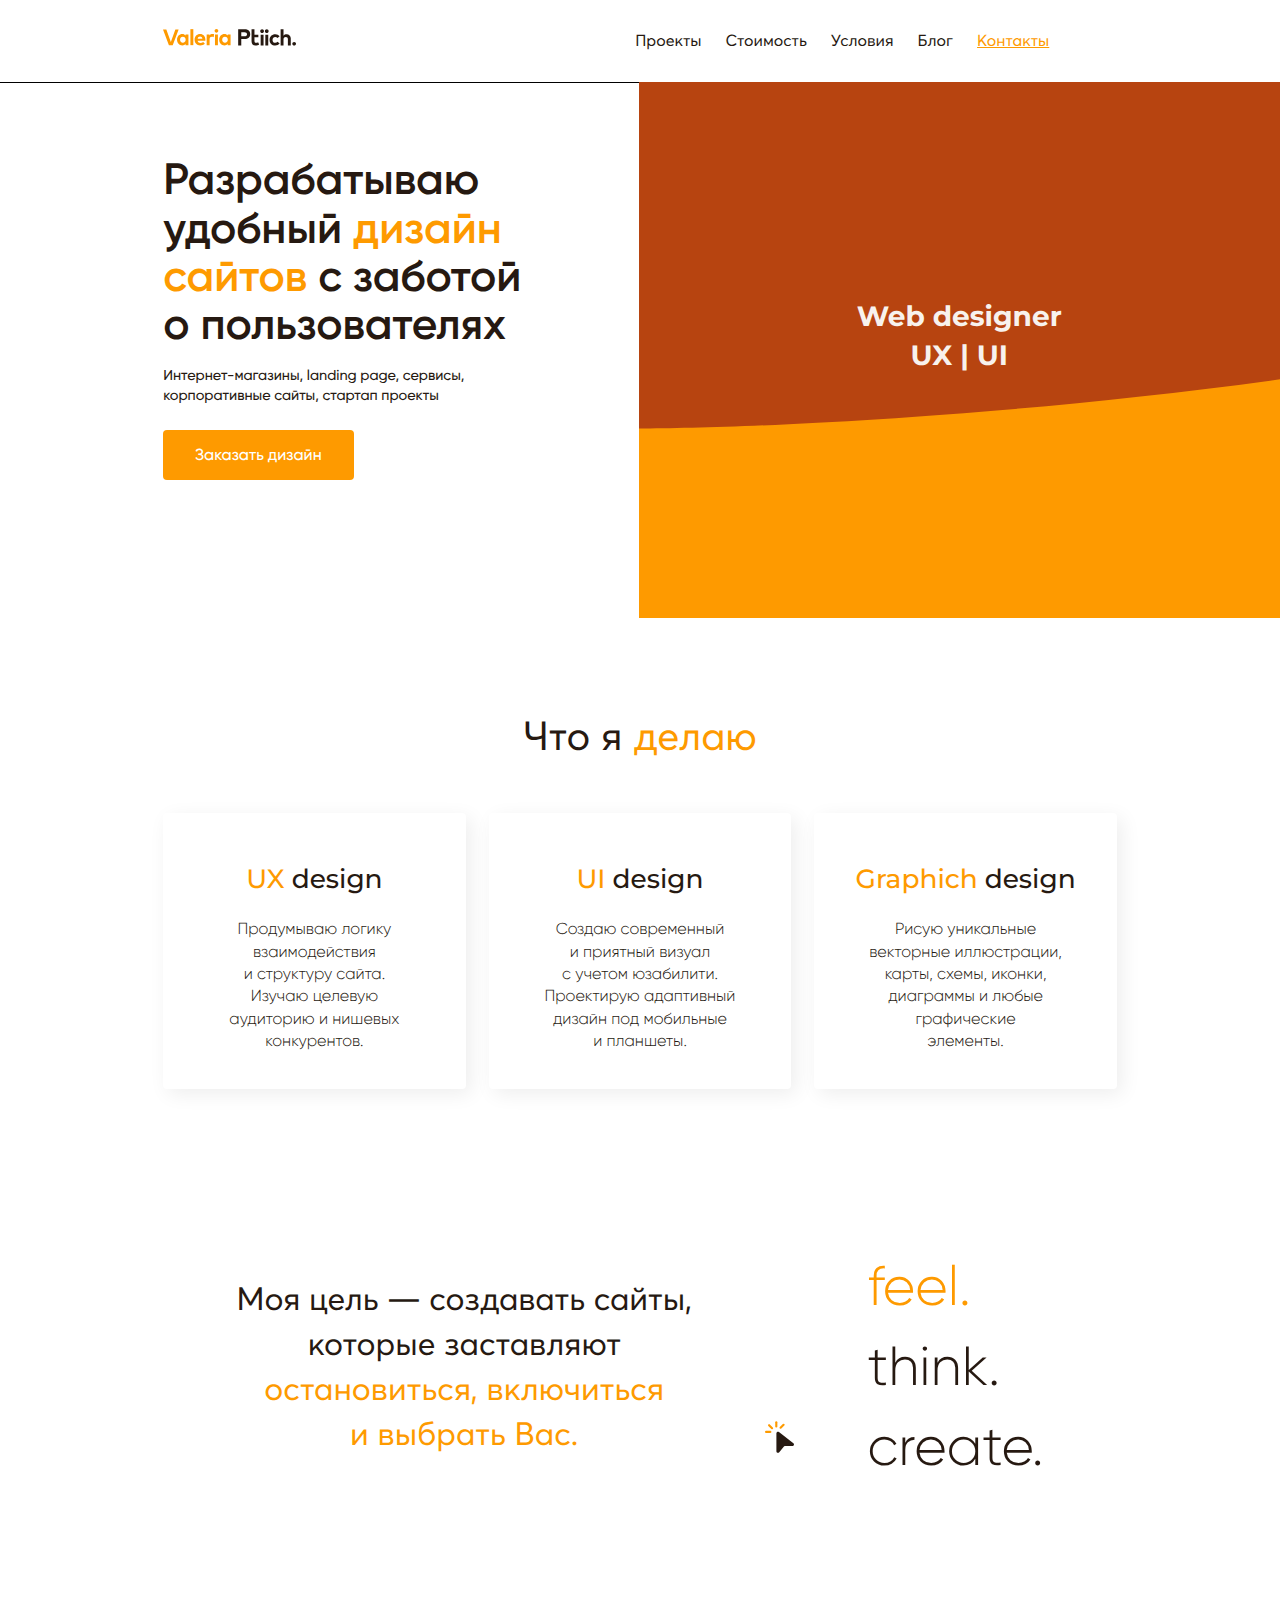
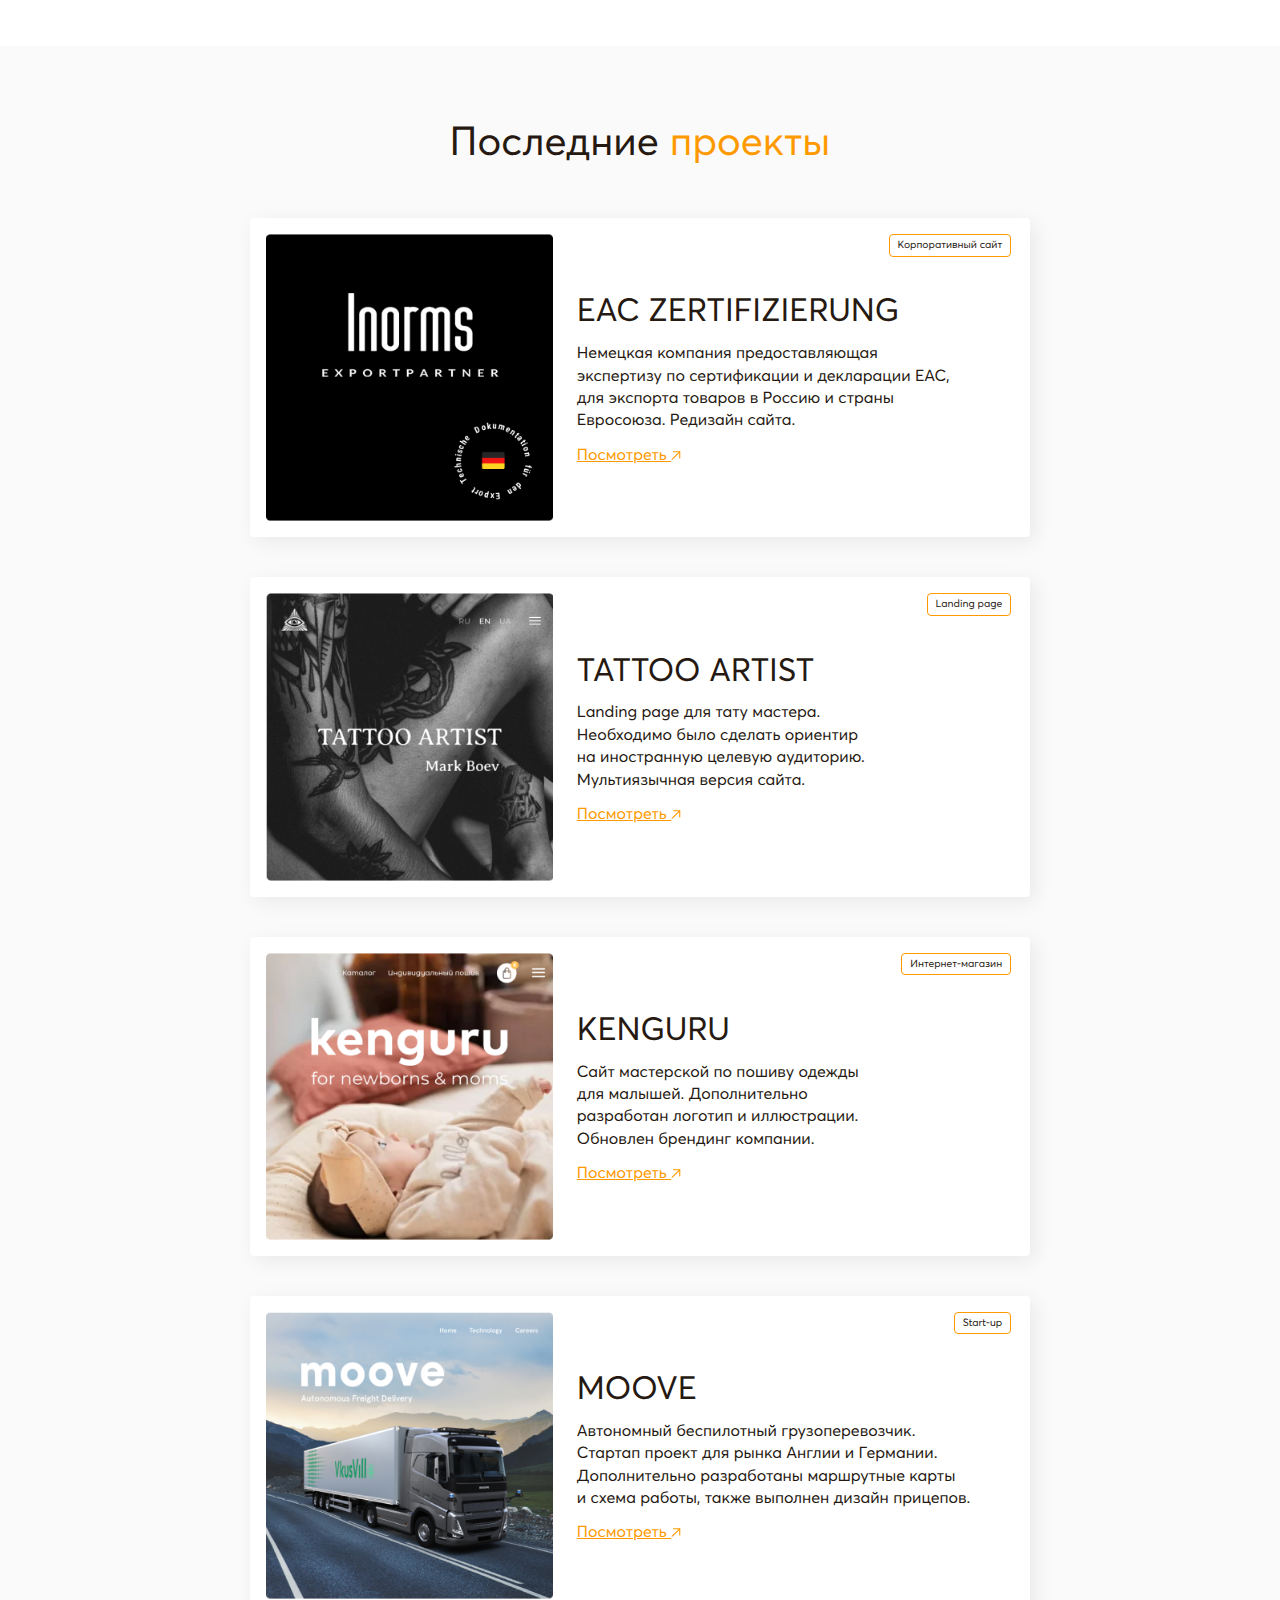
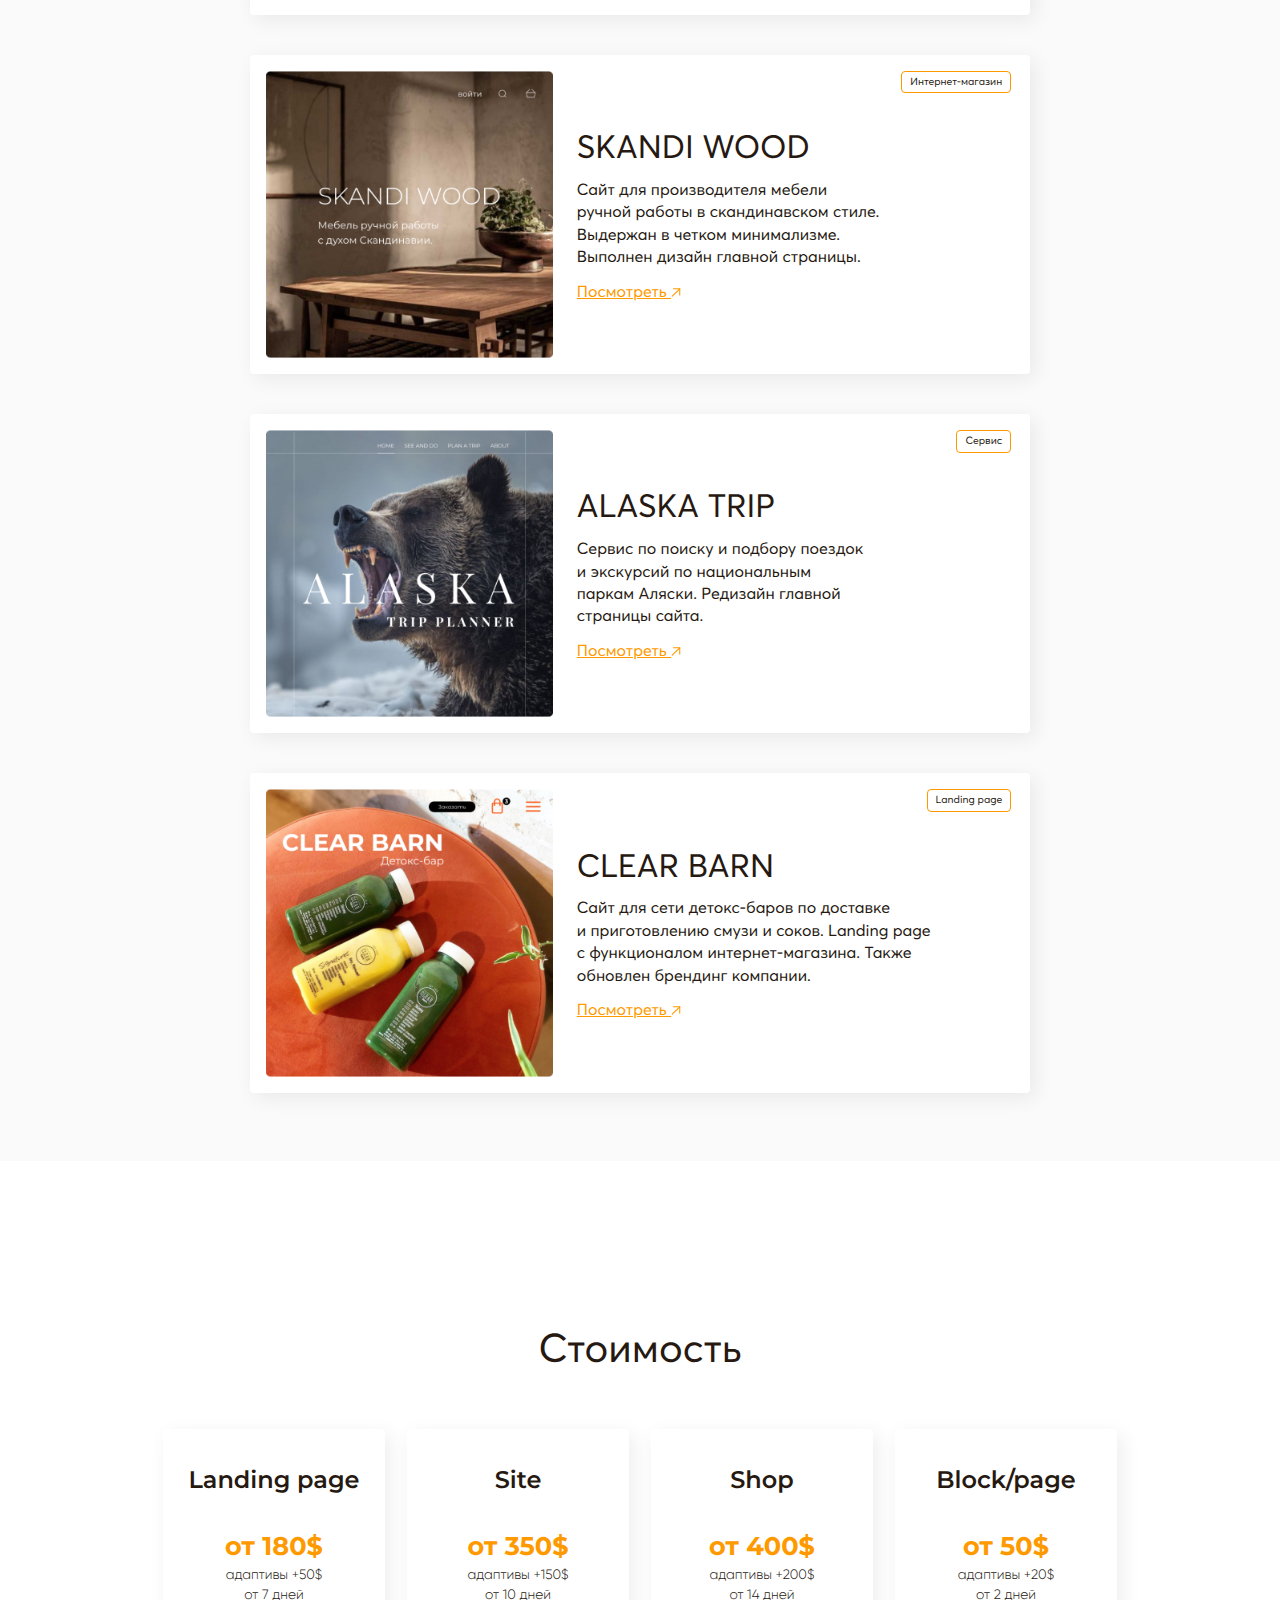
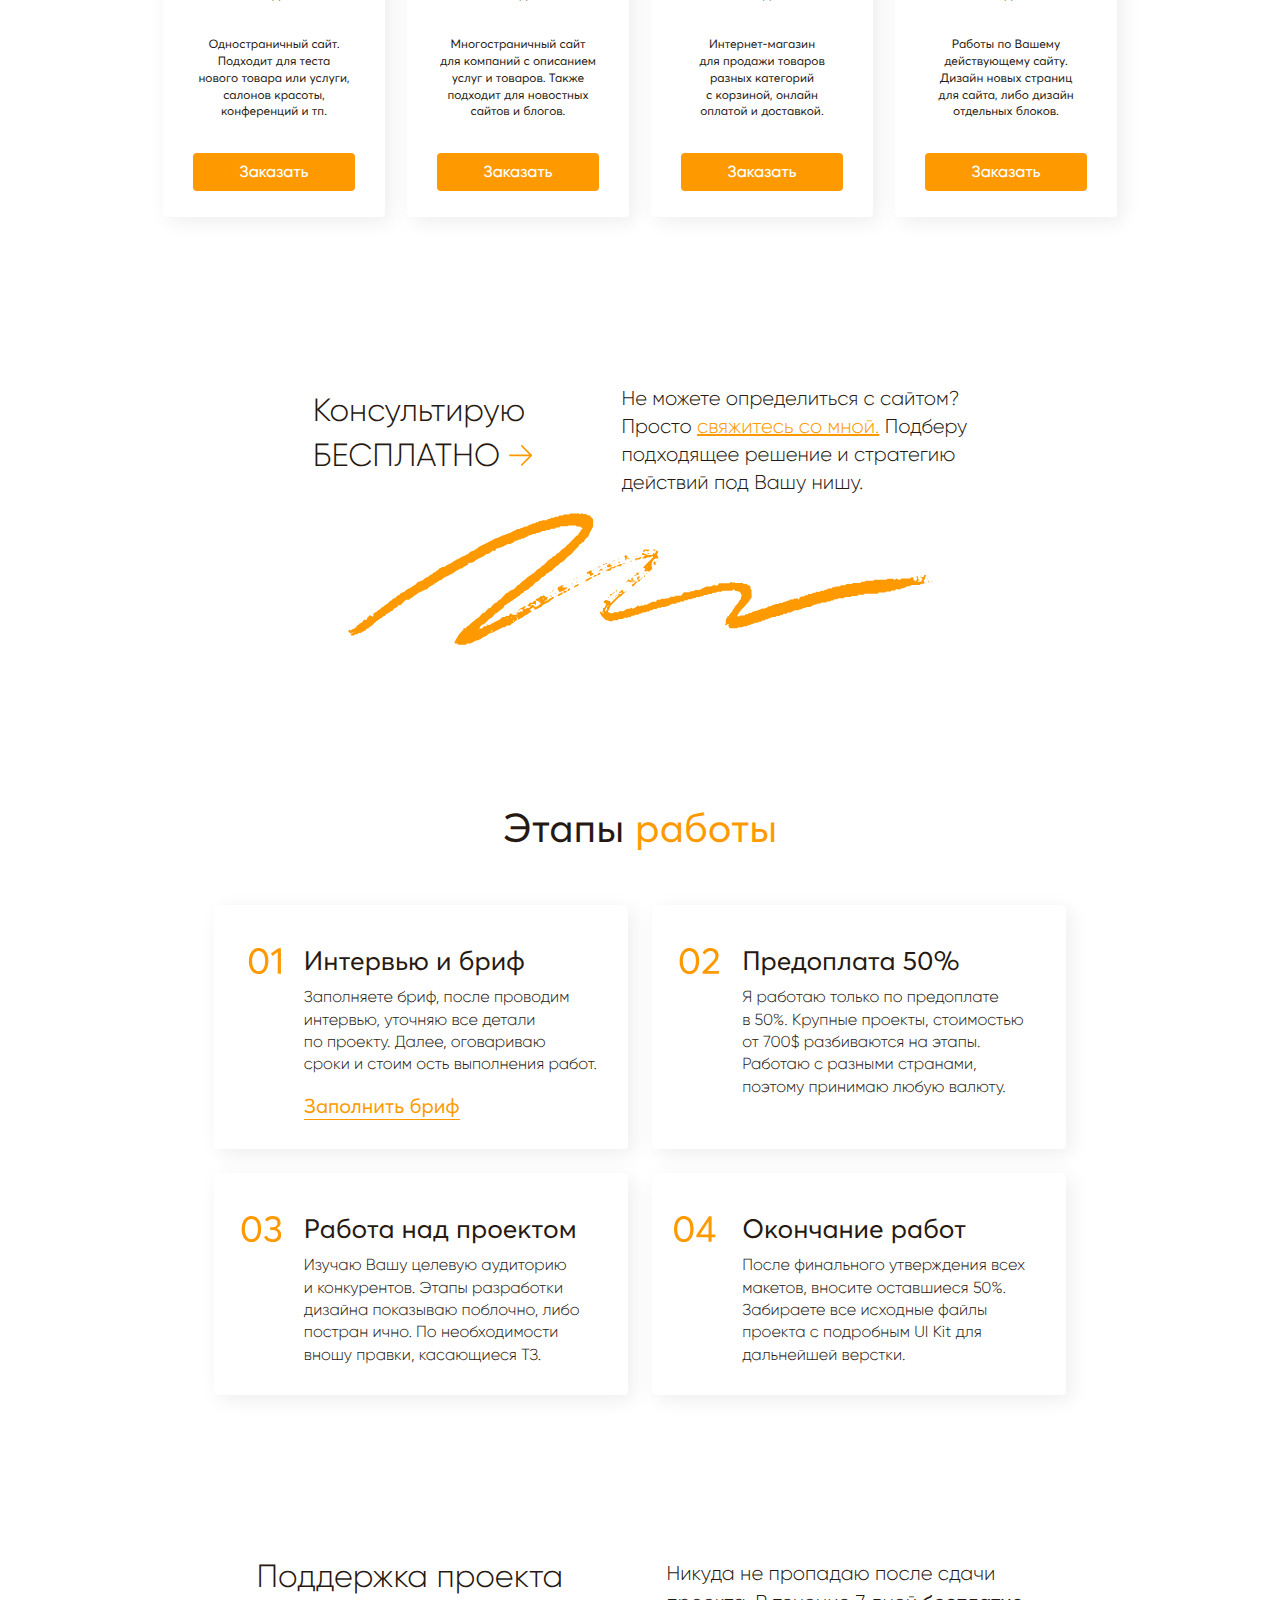
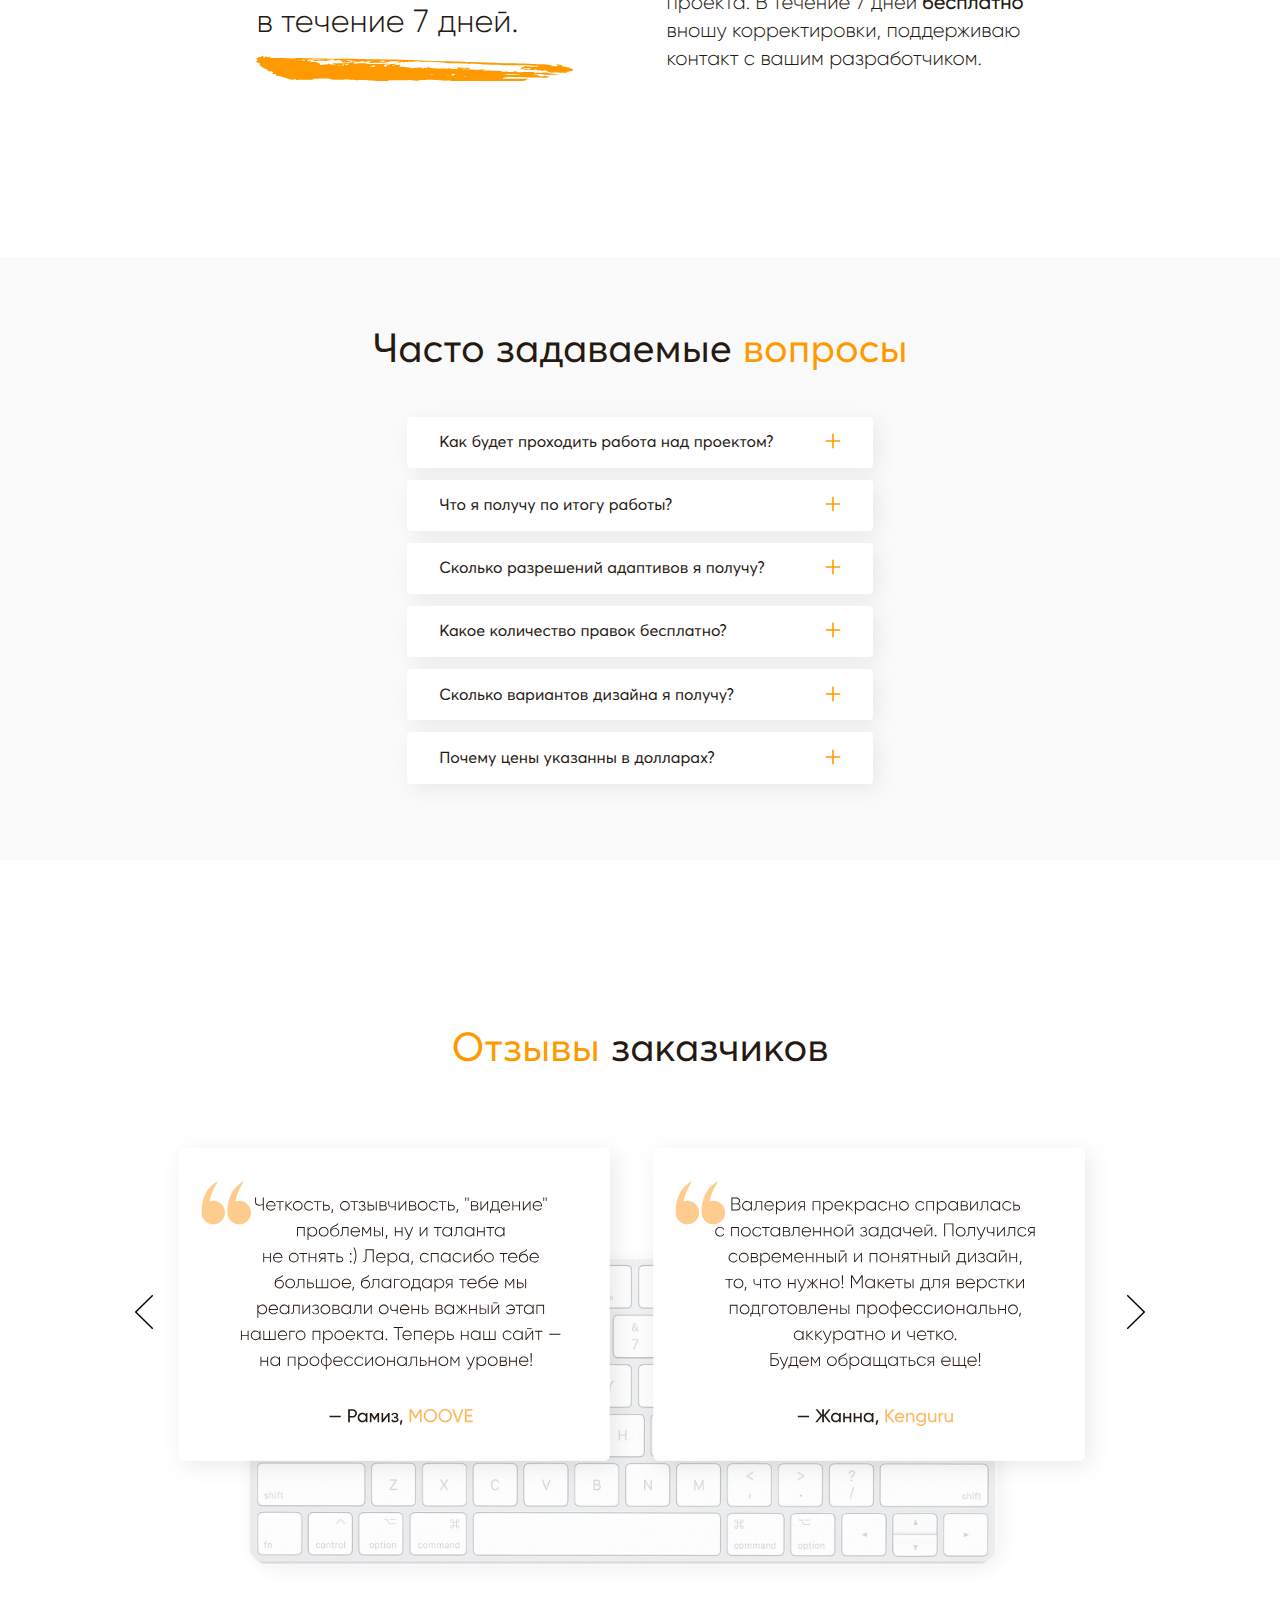
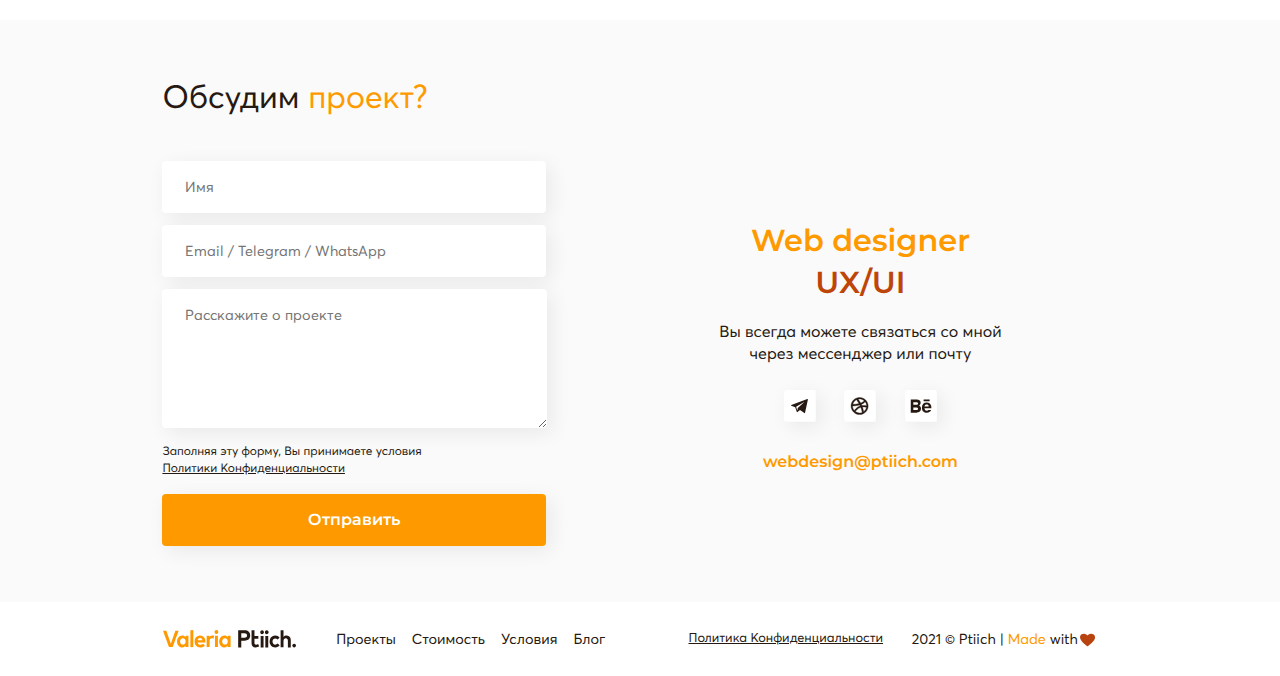
<file: index.html>
<!DOCTYPE html>
<html lang="ru">

<head>
    <meta charset="UTF-8">
    <meta http-equiv="X-UA-Compatible" content="IE=edge">
    <meta name="viewport" content="width=device-width, initial-scale=1, shrink-to-fit=no">
    <title>Valeria Ptiich.</title>
    <link rel="preconnect" href="https://fonts.googleapis.com">
    <link rel="preconnect" href="https://fonts.gstatic.com" crossorigin>
    <link href="https://fonts.googleapis.com/css2?family=Montserrat:wght@500;600;700&display=swap" rel="stylesheet">
    <link rel="stylesheet" href="css/style.css">
    <link rel="shortcut icon" type="image/png" href="/favicon.png" />
</head>

<body>

    <div class="wrapper">
        <header id="header" class="header">
            <a href="#">
                <img id="form__submit" class="header__logo " src="images/logo.svg" alt="logo Valeria Ptiich">
            </a>
            <div class="header-bg320"></div>

            <main>
                <div class="material-menu-wrapper">
                    <div class="material-menu">
                        <div class="material-btn">
                            <div class="material-hamburger">
                                <div class="material-patty"></div>
                                <div class="material-patty"></div>
                                <div class="material-patty"></div>
                            </div>
                        </div>
                        <div class="line-hamb"></div>
                        <div class="material-content">
                            <nav>
                                <ul>
                                    <li><a href="#projects">Проекты</a></li>
                                    <li><a href="#prices">Стоимость</a></li>
                                    <li><a href="#stages">Условия</a></li>
                                    <li><a href="#feedback">Отзывы</a></li>
                                    <li><a href="#">Блог</a></li>
                                    <li><a href="#contact">Контакты</a></li>
                                </ul>
                            </nav>
                        </div>
                    </div>
                </div>

            </main>

            <nav class="header__menu">
                <ul class="menu__li">
                    <li><a href="#projects" class="current">Проекты</a></li>
                    <li><a href="#prices">Стоимость</a></li>
                    <li><a href="#stages">Условия</a></li>
                    <li><a href="">Блог</a></li>
                    <li><a class="li__contact" href="#contact">Контакты</a></li>
                </ul>
            </nav>
        </header>
    </div>
    <!-- <hr class="header__line" /> -->
    <div class="line"></div>

    <!-- Разрабатываю удобный дизайн сайтов с заботой о пользователях -->

    <div class="wrapper">
        <div class="first-screen">
            <div class="first-screen__title">
                <p class="title__main-title">
                    Разрабатываю <br>удобный <span class="accent">дизайн <br>сайтов</span> с заботой <br>о пользователях
                </p>
                <p class="title__sub-title ">
                    Интернет-магазины, landing page, сервисы, корпоративные сайты, стартап проекты
                </p>
                <a class="title__btn " href="#contact">Заказать дизайн</a>
            </div>
            <div class="first-screen__post">
                <picture>
                    <source media="(max-width: 480px)" srcset="images/header_img320.svg">
                    <source media="(max-width: 1000px)" srcset="images/header_img1000.svg">
                    <!-- <source media="(max-width: 1000px)" srcset="images/header_img1000.svg"> -->
                    <img class="post__header-img" src="images/header_img.svg" alt="">
                </picture>
                <h1 class="post__wb">
                    Web designer <br> UX | UI
                </h1>
            </div>
        </div>

        <!-- Что я делаю -->

        <div class="doing">
            <h2 class="doing__title">Что я <span class="accent">делаю</span></h2>

            <div id="slider_doing_320" class="slider_320">

                <div class="doing__description slider__item ">
                    <h3 class="description__title"><span class="accent">UX</span> design</h3>
                    <p class="description__p">Продумываю логику<br>взаимодействия<br>и структуру сайта.<br>Изучаю
                        целевую<br>аудиторию и нишевых<br>конкурентов.
                    </p>
                </div>

                <div class="doing__description slider__item">
                    <h3 class="description__title"><span class="accent">UI</span> design</h3>
                    <p class="description__p">Создаю современный<br>и приятный визуал<br>с учетом
                        юзабилити.<br>Проектирую адаптивный<br>дизайн под мобильные<br>и планшеты.
                    </p>
                </div>
                <div class="doing__description slider__item ">
                    <h3 class="description__title"><span class="accent">Graphich</span> design</h3>
                    <p class="description__p">Рисую уникальные<br>векторные иллюстрации, <br>карты, схемы,
                        иконки,<br>диаграммы и любые<br>графические<br>элементы.
                    </p>
                </div>

            </div>
            <input class="range" type="range" id="range_doing" min="1" value="1" step="1" />

            <div class="doing__goup doing__goup_big ">
                <div class="doing__description">
                    <h3 class="description__title"><span class="accent">UX</span> design</h3>
                    <p class="description__p">Продумываю логику<br>взаимодействия<br>и структуру сайта.<br>Изучаю
                        целевую<br>аудиторию и нишевых<br>конкурентов.
                    </p>
                </div>
                <div class="doing__description">
                    <h3 class="description__title"><span class="accent">UI</span> design</h3>
                    <p class="description__p">Создаю современный<br>и приятный визуал<br>с учетом
                        юзабилити.<br>Проектирую адаптивный<br>дизайн под мобильные<br>и планшеты.
                    </p>
                </div>
                <div class="doing__description">
                    <h3 class="description__title"><span class="accent">Graphich</span> design</h3>
                    <p class="description__p">Рисую уникальные<br>векторные иллюстрации, <br>карты, схемы,
                        иконки,<br>диаграммы и любые<br>графические<br>элементы.
                    </p>
                </div>
            </div>
        </div>

        <!-- Моя цель — создавать сайты -->

        <div class="target">
            <p class="target__description ">Моя цель — создавать сайты,<br> которые заставляют<br><span
                    class="accent">остановиться, включиться <br> и выбрать
                    Вас.</span></p>
            <img class="target__icon-arrow" src="images/icon_arrow .svg" alt="arrow">
            <div class="target__steps">
                <p><span class="accent">feel.</span></p>
                <p>think.</p>
                <p>create.</p>
            </div>
        </div>
    </div>

    <!-- Последние проекты -->

    <div id="projects" class="recent-projects">

        <h2 class="recent-projects__title">
            Последние <span class="accent">проекты</span>
        </h2>

        <div id="slider_320" class="slider_320">

            <div class="recent-projects__project_320 slider__item">
                <img class="project_img" src="images/inorms.png" alt="inorms">
                <div class="project__title">
                    <p class="title__type">Корпоративный сайт</p>
                    <p class="type__description">Немецкая компания <br>предоставляющая экспертизу <br>по сертификации и
                        декларации <br>EAC, для экспорта товаров в <br>Россию и страны
                        Евросоюза. <br>Редизайн сайта.
                    </p>
                    <div class="title__link">
                        <a href="https://www.behance.net/gallery/128300315/Website-EAC-Certification-"
                            target="_blank">Посмотреть <img src="images/arrow-up-right.svg" alt=""></a>
                    </div>
                </div>
            </div>

            <div class="recent-projects__project_320 slider__item">
                <img class="project_img" src="images/Сlear Barn.png" alt="Сlear Barn">
                <div class="project__title">

                    <p class="title__type">Landing page</p>


                    <p class="type__description">Сайт для сети детокс-баров <br>по доставке и приготовлению <br>смузи и
                        соков.
                        Landing page <br>с функционалом интернет-<br> магазина.
                        Также обновлен <br>брендинг компании.

                    </p>
                    <div class="title__link">
                        <a href="https://www.behance.net/gallery/115518285/LANDING-PAGE-DETOX-"
                            target="_blank">Посмотреть <img src="images/arrow-up-right.svg" alt=""></a>
                    </div>

                </div>
            </div>

            <div class="recent-projects__project_320 slider__item">
                <img class="project_img" src="images/tattoo artist.png" alt="tattoo artist">
                <div class="project__title">

                    <p class="title__type">Landing page</p>


                    <p class="type__description">Landing page для тату мастера. <br>Необходимо было сделать <br>ориентир
                        на
                        иностранную <br>целевую аудиторию в черно-<br>белых цветах.
                        Мультиязычная <br>версия сайта.
                    </p>

                    <div class="title__link">
                        <a href="https://www.behance.net/gallery/112540189/Landing-page-TATTOO-"
                            target="_blank">Посмотреть <img src="images/arrow-up-right.svg" alt=""></a>
                    </div>

                </div>
            </div>

            <div class="recent-projects__project_320 slider__item">
                <img class="project_img" src="images/kenguru.png" alt="kenguru">
                <div class="project__title">

                    <p class="title__type">Интернет-магазин</p>


                    <p class="type__description">Сайт мастерской по пошиву <br>одежды для малышей. <br>Дополнительно
                        разработан
                        <br>логотип и иллюстрации. <br>Обновлен брендинг
                        компании.
                    </p>

                    <div class="title__link">
                        <a href="https://www.behance.net/gallery/118150637/Website-KENGURU-" target="_blank">Посмотреть
                            <img src="images/arrow-up-right.svg" alt=""></a>
                    </div>

                </div>
            </div>

            <div class="recent-projects__project_320 slider__item">
                <img class="project_img" src="images/Moove.png" alt="Brainway">
                <div class="project__title">

                    <p class="title__type">Start-up</p>


                    <p class="type__description">Автономный беспилотный <br>грузоперевозчик. Стартап <br>проект для
                        рынка Англии<br>
                        и Германии. Дополнительно<br> разработаны маршрутные<br>
                        карты и схема работы, также<br> выполнен дизайн прицепов.
                    </p>

                    <div class="title__link">
                        <a href="https://www.behance.net/gallery/120863331/Website-Autonomous-Freight-Delivery-"
                            target="_blank">Посмотреть <img src="images/arrow-up-right.svg" alt=""></a>
                    </div>

                </div>
            </div>

            <div class="recent-projects__project_320 slider__item">
                <img class="project_img" src="images/Skandi wood.png" alt="Skandi wood">
                <div class="project__title">

                    <p class="title__type">Интернет-магазин</p>


                    <p class="type__description">Сайт для производителя <br>мебели ручной работы <br>в скандинавском
                        стиле.
                        <br>Выдержан в четком <br>минимализме. Выполнен <br>дизайн
                        главной страницы.
                    </p>

                    <div class="title__link">
                        <a href="https://www.behance.net/gallery/112959551/Website-Skandi-wood-"
                            target="_blank">Посмотреть <img src="images/arrow-up-right.svg" alt=""></a>
                    </div>

                </div>
            </div>

            <div class="recent-projects__project_320 slider__item">
                <img class="project_img" src="images/alaska trip.png" alt="Brainway">
                <div class="project__title">

                    <p class="title__type">Сервис</p>


                    <p class="type__description">Сервис по поиску и подбору <br>поездок и экскурсий по <br>национальным
                        паркам
                        <br>Аляски. Редизайн главной <br>страницы сайта.
                    </p>

                    <div class="title__link">
                        <a href="https://www.behance.net/gallery/113601653/Website-ALASKA-TRIP-"
                            target="_blank">Посмотреть <img src="images/arrow-up-right.svg" alt=""></a>
                    </div>

                </div>
            </div>

        </div>

        <input class="range" type="range" id="range" min="1" value="1" step="1" />

        <div class="recent-projects__project project__last">
            <img class="project_img" src="images/inorms.png" alt="inorms">
            <div class="project__title">

                <p class="title__type">Корпоративный сайт</p>

                <h3>EAC Zertifizierung</h3>
                <p class="type__description">Немецкая компания предоставляющая <br>экспертизу по сертификации и
                    декларации EAC, <br>для экспорта товаров в Россию и
                    страны
                    <br>Евросоюза. Редизайн сайта.
                </p>

                <a href="https://www.behance.net/gallery/128300315/Website-EAC-Certification-"
                    target="_blank">Посмотреть <img src="images/arrow-up-right.svg" alt=""></a>

            </div>
        </div>

        <div class="recent-projects__project">
            <img class="project_img" src="images/tattoo artist.png" alt="tattoo artist">
            <div class="project__title">

                <p class="title__type">Landing page</p>

                <h3>tattoo artist</h3>
                <p class="type__description">Landing page для тату мастера.<br>Необходимо было сделать
                    ориентир<br>на
                    иностранную целевую аудиторию.<br>Мультиязычная версия
                    сайта.</p>

                <a href="https://www.behance.net/gallery/112540189/Landing-page-TATTOO-" target="_blank">Посмотреть <img
                        src="images/arrow-up-right.svg" alt=""></a>

            </div>
        </div>

        <div class="recent-projects__project">
            <img class="project_img" src="images/kenguru.png" alt="kenguru">
            <div class="project__title">

                <p class="title__type">Интернет-магазин</p>

                <h3>kenguru</h3>
                <p class="type__description">Сайт мастерской по пошиву одежды<br>для малышей.
                    Дополнительно<br>разработан
                    логотип и иллюстрации.<br>Обновлен брендинг
                    компании.</p>

                <a href="https://www.behance.net/gallery/118150637/Website-KENGURU-" target="_blank">Посмотреть <img
                        src="images/arrow-up-right.svg" alt=""></a>

            </div>
        </div>

        <div class="recent-projects__project">
            <img class="project_img" src="images/Moove.png" alt="Brainway">
            <div class="project__title">

                <p class="title__type">Start-up</p>

                <h3>Moove</h3>
                <p class="type__description">Автономный беспилотный грузоперевозчик.<br>Стартап проект для рынка
                    Англии
                    и
                    Германии.<br>Дополнительно разработаны маршрутные
                    карты<br>и схема работы, также выполнен дизайн прицепов.</p>

                <a href="https://www.behance.net/gallery/120863331/Website-Autonomous-Freight-Delivery-"
                    target="_blank">Посмотреть <img src="images/arrow-up-right.svg" alt=""></a>

            </div>
        </div>

        <div class="recent-projects__project">
            <img class="project_img" src="images/Skandi wood.png" alt="Skandi wood">
            <div class="project__title">

                <p class="title__type">Интернет-магазин</p>

                <h3>Skandi wood</h3>
                <p class="type__description">Сайт для производителя мебели<br>ручной работы в скандинавском
                    стиле.<br>Выдержан
                    в четком минимализме.<br>Выполнен дизайн
                    главной страницы.</p>

                <a href="https://www.behance.net/gallery/112959551/Website-Skandi-wood-" target="_blank">Посмотреть <img
                        src="images/arrow-up-right.svg" alt=""></a>

            </div>
        </div>

        <div class="recent-projects__project">
            <img class="project_img" src="images/alaska trip.png" alt="Brainway">
            <div class="project__title">

                <p class="title__type">Сервис</p>

                <h3>alaska trip</h3>
                <p class="type__description">Сервис по поиску и подбору поездок<br>и экскурсий по
                    национальным<br>паркам
                    Аляски. Редизайн главной<br>страницы сайта.</p>

                <a href="https://www.behance.net/gallery/113601653/Website-ALASKA-TRIP-" target="_blank">Посмотреть <img
                        src="images/arrow-up-right.svg" alt=""></a>

            </div>
        </div>

        <div class="recent-projects__project">
            <img class="project_img" src="images/Сlear Barn.png" alt="Сlear Barn">
            <div class="project__title">

                <p class="title__type">Landing page</p>

                <h3>Сlear Barn</h3>
                <p class="type__description">Сайт для сети детокс-баров по доставке<br>и приготовлению смузи и
                    соков.
                    Landing page<br>с функционалом интернет-магазина.
                    Также <br> обновлен брендинг компании.</p>

                <a href="https://www.behance.net/gallery/115518285/LANDING-PAGE-DETOX-" target="_blank">Посмотреть <img
                        src="images/arrow-up-right.svg" alt=""></a>

            </div>
        </div>

    </div>

    <!-- Стоимость -->

    <div class="wrapper">
        <div id="prices" class="prices">

            <h2>Стоимость</h2>

            <div id="prices__slider_320" class="slider_320">
                <div class="blocks__block">
                    <h3 class="block__name">Landing page</h3>
                    <p class="block__cost">от 180$</p>
                    <p class="block__extra">адаптивы +50$</p>
                    <p class="block__day">от 7 дней</p>
                    <p class="block__description">Одностраничный сайт.<br>Подходит для теста<br>нового товара или
                        услуги,<br>салонов красоты,<br>конференций и тп.</p>
                    <a class="block__btn" href="#contact">Заказать</a>
                    <!-- <label for="checkbox-lp" class="block__btn">Заказать</label> -->
                </div>

                <div class=" blocks__block">
                    <h3 class="block__name">Site</h3>
                    <p class="block__cost">от 350$</p>
                    <p class="block__extra">адаптивы +150$</p>
                    <p class="block__day">от 10 дней</p>
                    <p class="block__description">Многостраничный сайт<br>для компаний с описанием<br>услуг и товаров.
                        Также<br>подходит для новостных<br>сайтов и блогов.</p>
                    <a class="block__btn" href="#contact">Заказать</a>
                    <!-- <label for="checkbox-site" class="block__btn">Заказать</label> -->
                </div>

                <div class=" blocks__block">
                    <h3 class="block__name">Shop</h3>
                    <p class="block__cost">от 400$</p>
                    <p class="block__extra">адаптивы +200$</p>
                    <p class="block__day">от 14 дней</p>
                    <p class="block__description">Интернет-магазин<br>для продажи товаров<br>разных категорий<br>с
                        корзиной, онлайн<br>оплатой и доставкой.</p>
                    <a class="block__btn" href="#contact">Заказать</a>
                    <!-- <label for="checkbox-shop" class="block__btn">Заказать</label> -->
                </div>

                <div class=" blocks__block">
                    <h3 class="block__name">Block/page</h3>
                    <p class="block__cost">от 50$</p>
                    <p class="block__extra">адаптивы +20$</p>
                    <p class="block__day">от 2 дней</p>
                    <p class="block__description">Работы по Вашему<br>действующему сайту.<br>Дизайн новых страниц<br>для
                        сайта, либо дизайн<br>отдельных блоков.</p>
                    <a class="block__btn" href="#contact">Заказать</a>
                    <!-- <label for="checkbox-bp" class="block__btn">Заказать</label> -->
                </div>
            </div>

            <div class="prices__blocks">
                <div class="blocks__block">
                    <h3 class="block__name">Landing page</h3>
                    <p class="block__cost">от 180$</p>
                    <p class="block__extra">адаптивы +50$</p>
                    <p class="block__day">от 7 дней</p>
                    <p class="block__description">Одностраничный сайт. <br> Подходит для теста<br> нового
                        товара
                        или услуги, <br> салонов красоты, <br>конференций и тп.</p>
                    <a class="block__btn" href="#contact">Заказать</a>
                    <!-- <label for="checkbox-lp" class="block__btn">Заказать</label> -->
                </div>

                <div class=" blocks__block">
                    <h3 class="block__name">Site</h3>
                    <p class="block__cost">от 350$</p>
                    <p class="block__extra">адаптивы +150$</p>
                    <p class="block__day">от 10 дней</p>
                    <p class="block__description">Многостраничный сайт<br>для компаний с описанием<br>услуг и
                        товаров.
                        Также<br>подходит для новостных<br>сайтов и блогов.</p>
                    <a class="block__btn" href="#contact">Заказать</a>
                    <!-- <label for="checkbox-site" class="block__btn">Заказать</label> -->
                </div>

                <div class=" blocks__block">
                    <h3 class="block__name">Shop</h3>
                    <p class="block__cost">от 400$</p>
                    <p class="block__extra">адаптивы +200$</p>
                    <p class="block__day">от 14 дней</p>
                    <p class="block__description">Интернет-магазин<br>для продажи товаров<br>разных
                        категорий<br>с
                        корзиной, онлайн<br>оплатой и доставкой.</p>
                    <a class="block__btn" href="#contact">Заказать</a>
                    <!-- <label for="checkbox-shop" class="block__btn">Заказать</label> -->
                </div>

                <div class=" blocks__block">
                    <h3 class="block__name">Block/page</h3>
                    <p class="block__cost">от 50$</p>
                    <p class="block__extra">адаптивы +20$</p>
                    <p class="block__day">от 2 дней</p>
                    <p class="block__description">Работы по Вашему<br>действующему сайту.<br>Дизайн
                        новых
                        страниц<br>для сайта, либо дизайн<br>отдельных блоков.</p>
                    <a class="block__btn" href="#contact">Заказать</a>
                    <!-- <label for="checkbox-bp" class="block__btn">Заказать</label> -->
                </div>
            </div>
        </div>

        <!-- Консультирую бесплатно -->

        <div class=" consult">
            <div class="consult__title">
                <p class="title__free">Консультирую<br>БЕСПЛАТНО <img src="images/consult_arrow.svg"
                        alt="consult_arrow"></p>
                <p class="title__description">Не можете определиться с сайтом?<br>Просто <a class="li__contact"
                        href="#contact">свяжитесь со мной.</a>
                    Подберу<br>подходящее решение и
                    стратегию<br>действий под Вашу
                    нишу.</p>
            </div>
            <img class="consult__line" src="images/line.svg" alt="">
        </div>

        <!-- Этапы работы -->

        <div id="stages" class="stages">

            <h2 class="stages__title">Этапы <span class="accent">работы</span></h2>
            <div class="stages__group">
                <div class="group__stage">
                    <div class="stage__number">
                        <img src="images/01.svg" alt="">
                    </div>
                    <div class="group__desc">
                        <h3 class="stage__title"> <span class="stage__number320">01&nbsp;</span> Интервью и бриф
                        </h3>
                        <p class="stage__description">Заполняете бриф, после проводим<br>интервью, уточняю все
                            детали<br>по
                            проекту.
                            Далее, оговариваю <br>сроки и стоим
                            ость выполнения
                            работ.</p>
                        <a class="stage__link" target="_blank" href="https://forms.gle/afiacHRVoPNc2U5eA">Заполнить
                            бриф</a>
                    </div>
                </div>

                <div class="group__stage">
                    <div class="stage__number">
                        <img src="images/02.svg" alt="">
                    </div>
                    <div class="group__desc">
                        <h3 class="stage__title"><span class="stage__number320">02&nbsp;</span> Предоплата 50%</h3>
                        <p class="stage__description">Я работаю только по предоплате<br>в 50%. Крупные проекты,
                            стоимостью<br>от 700$ разбиваются на этапы.<br>Работаю с разными
                            странами,<br>поэтому принимаю любую валюту.</p>
                    </div>
                </div>

                <div class="group__stage">
                    <div class="stage__number">
                        <img src="images/03.svg" alt="">
                    </div>
                    <div class="group__desc">
                        <h3 class="stage__title"><span class="stage__number320">03&nbsp;</span> Работа над проектом</h3>
                        <p class="stage__description">Изучаю Вашу целевую аудиторию<br>и конкурентов. Этапы
                            разработки<br>дизайна
                            показываю поблочно, либо<br>постран
                            ично. По
                            необходимости<br>вношу правки, касающиеся ТЗ.</p>
                    </div>
                </div>

                <div class="group__stage">
                    <div class="stage__number">
                        <img src="images/04.svg" alt="">
                    </div>
                    <div class="group__desc">
                        <h3 class="stage__title"><span class="stage__number320">04&nbsp;</span> Окончание работ</h3>
                        <p class="stage__description">После финального утверждения всех<br>макетов, вносите оставшиеся
                            50%.<br>Забираете все исходные файлы<br>проекта c подробным UI
                            Kit для <br>дальнейшей верстки.</p>
                    </div>
                </div>
            </div>
        </div>

        <!-- Поддержка проекта -->

        <div class="support">
            <div class="support__title">
                <p>Поддержка проекта<br>в течение 7 дней.</p>
                <img class="support__img" src="images/support_brush.svg" alt="">
            </div>
            <div class="support__description">
                Никуда не пропадаю после сдачи<br>проекта. В течение 7 дней <span
                    class="excretion ">бесплатно</span><br>вношу
                корректировки,
                поддерживаю<br>контакт с вашим
                разработчиком.
            </div>
        </div>
    </div>

    <!-- Часто задаваемые вопросы -->

    <div class="accordion">
        <div class="accordion__title">
            <h2>Часто задаваемые <span class="accent">вопросы</span></h2>
        </div>

        <div class="accordion__item">
            <div class="item1__title">
                Как будет проходить работа над проектом?
            </div>
            <div class="item__content">
                <ul>
                    <li>
                        Изучается заполненный Вами бриф, после проводится интервью по&nbsp;звонку, и&nbsp;уточняются все
                        детали по&nbsp;проекту.
                    </li>
                    <li>
                        Изучается Ваша целевая аудитория и&nbsp;проводится анализ нишевых конкурентов.
                    </li>
                    <li>
                        Разрабатывается прототип&nbsp;&mdash; структура сайта (скелет) по&nbsp;блокам (UX&nbsp;design).
                    </li>
                    <li>
                        На&nbsp;основе утвержденной структуры, разрабатывается дизайн сайта (UI&nbsp;design).
                    </li>
                    <li>
                        На&nbsp;следующем этапе вносятся правки (если требуется) и&nbsp;макет утверждается.
                    </li>
                    <li>
                        После утверждения дизайна основной версии разрешения, дополнительно разрабатывается дизайн
                        адаптивов под мобильные
                        устройства.
                    </li>

                </ul>
            </div>
        </div>

        <div class="accordion__item">
            <div class="item__title">
                Что я получу по итогу работы?
            </div>
            <div class="item__content">
                <ul>
                    <li>
                        Ссылку на&nbsp;проект в&nbsp;программе Figma.
                    </li>
                    <li>
                        UI&nbsp;kit с&nbsp;состояниями всех активных элементов сайта для верстки.
                    </li>
                    <li>
                        Файлы использованных шрифтов (если требуется).
                    </li>
                </ul>
            </div>
        </div>
        <div class="accordion__item">
            <div class="item__title">
                Сколько разрешений адаптивов я получу?
            </div>
            <div class="item__content">
                Стандартно делаю адаптивы для мобильных (320рх) и&nbsp;для планшетов (768рх). Но&nbsp;в&nbsp;зависимости
                от&nbsp;дизайна, бывает что двух разрешений адаптивов недостаточно. Поэтому, для более корректного
                отображения сайта
                на&nbsp;всех устройствах я&nbsp;делаю дополнительные разрешения за&nbsp;доп. плату.

            </div>
        </div>
        <div class="accordion__item">
            <div class="item__title">
                Какое количество правок бесплатно?
            </div>
            <div class="item__content">
                Все правки во время проекта делаю бесплатно и&nbsp;в&nbsp;любом количестве. Главное, различать правки
                и&nbsp;доработки.
                Правки&nbsp;&mdash; передвинуть, перекрасить, поменять местами, заменить текст, скруглить углы и т. п.
                Доработки&nbsp;&mdash; то, чего изначально не&nbsp;было в&nbsp;ТЗ&nbsp;и&nbsp;что уже пришло вам
                в&nbsp;голову
                во&nbsp;время работы на&nbsp;проектом. За&nbsp;это придется доплачивать.
            </div>
        </div>
        <div class="accordion__item">
            <div class="item__title">
                Сколько вариантов дизайна я получу?
            </div>
            <div class="item__content">
                Я&nbsp;делаю один, тщательно продуманный дизайн, разработанный на&nbsp;основе брифа и&nbsp;интервью.
                В&nbsp;который
                перед утверждением вносятся правки и&nbsp;обсуждаются спорные детали. Таким образом, на&nbsp;выходе
                получается
                отточенный и&nbsp;продуманный до&nbsp;мелочей дизайн. Если вам необходимы множество вариантов, для того,
                чтобы
                определиться&nbsp;&mdash; то&nbsp;это не&nbsp;ко&nbsp;мне.
            </div>
        </div>
        <div class="accordion__item">
            <div class="item__title">
                Почему цены указанны в долларах?
            </div>
            <div class="item__content">
                Я&nbsp;работаю с&nbsp;заказчиками из&nbsp;ближнего и&nbsp;дальнего зарубежья, и&nbsp;для универсальности
                указана мировая
                валюта.
            </div>
        </div>
    </div>

    <!-- Отзывы заказчиков -->

    <div class="wrapper">
        <h2 class="feedback"><span class="accent">Отзывы</span> заказчиков</h2>
        <div class="bg_cont"><img class="bg" src="images/bg_slider.png" alt=""></div>
        <div class="slider">
            <div class="slider__item">
                <img class="feedback-img" src="images/отзыв1.svg" alt="">
            </div>
            <div class="slider__item">
                <img class="feedback-img" src="images/отзыв2.svg" alt="">
            </div>
            <div class="slider__item">
                <img class="feedback-img" src="images/отзыв3.svg" alt="">
            </div>
            <div class="slider__item">
                <img class="feedback-img" src="images/отзыв4.svg" alt="">
            </div>
        </div>
        <!-- <div class="flex">
            <div class="give-feedback">
                <p class="give-feedback__title">Хотите <span class="accent">добавить</span> <br>свой отзыв?</p>
                <button class="give-feedback__btn" id=”myBtn”>Оставить отзыв</button>
                <label class="give-feedback__btn" for="checkbox-fb">Оставить отзыв</label>
            </div>
        </div> -->
    </div>
    <!-- Обсудим Ваш проект? -->

    <div id="contact" class="contact_block">

        <div class="contacts-form">
            <p class="contacts-form__title">Обсудим <span class="accent">проект?</span></p>
            <form class="contacts-form__form" action="/php/ajax.php" method="POST" enctype="multipart/form-data">
                <input class="form__text" required type="text" id="name" name="user_name" placeholder="Имя"
                    onkeyup='checkParams()'>
                <input class="form__email" required type="text" id="mail" name="user_mail"
                    placeholder="Email / Telegram / WhatsApp" onkeyup='checkParams()'>
                <textarea class="form__msg" required id="msg" name="user_message" placeholder="Расскажите о проекте"
                    onkeyup='checkParams()'></textarea>
                <p class="form__policy">Заполняя эту форму, Вы принимаете условия</p>
                <a class="form__link" href="privacy_policy.html" target="_blank">Политики Конфиденциальности</a>

                <!-- <input name="submit" type="submit" class="form__btn" id="order-button" value="Отправить" disabled> -->

                <button class="form__btn" id="order-button" type="submit" disabled>Отправить</button>
                <!-- 
                <form action="" onSubmit="window.open('https://ru.stackoverflow.com')">
                    <input name="name" type="text" class="aform__text" placeholder="Ваше имя" onkeyup='checkParams()'
                        required>
                    <input name="phone" type="tel" class="aform__email" placeholder="Телефон" onkeyup='checkParams()'
                        required>
                    <input name="email" type="text" class="aform__msg" placeholder="Ваш email" onkeyup='checkParams()'
                        required>
                    <input name="submit" type="submit" class="form__btn" id="order-button" value="Отправить" disabled>
                </form> -->


            </form>
        </div>
        <div class="contact-information">
            <p class="contact-information__title">Web designer <br> <span
                    class="contact-information__title-accent">UX/UI</span> </p>
            <p class="contact-information__content">Вы всегда можете связаться co мной <br>через мессенджер или
                почту</p>
            <div class="contact-information__social">
                <a href="https://t.me/ptiich" target="_blank">
                    <img src="images/telegram.svg" alt="Telegram">
                </a>
                <a href="https://dribbble.com/Ptiich" target="_blank">
                    <img src="images/Dribbble.svg" alt="Dribbble">
                </a>
                <a href="https://www.behance.net/ptiich" target="_blank">
                    <img src="images/Behance.svg" alt="Behance">
                </a>
                <div class="contact-information__mail">
                    <a href="mailto:webdesign@ptiich.com">webdesign@ptiich.com</a>
                </div>
            </div>
        </div>
    </div>

    <!-- footer -->

    <div class="wrapper">
        <footer class="footer">
            <img class="footer__logo" src="images/logo.svg" alt="logo Valeria Ptiich">
            <nav class="footer__menu">
                <ul class="footer__menu__ul">
                    <li><a href="#projects" class="current">Проекты</a></li>
                    <li><a href="#prices">Стоимость</a></li>
                    <li><a href="#stages">Условия</a></li>
                    <li><a href="#">Блог</a></li>
                </ul>
            </nav>
            <a class="footer__link" href="privacy_policy.html" target="_blank">Политика Конфиденциальности</a>
            <div class="footer__copyright">
                <p class="copyright">2021 © Ptiich | <span class="accent">Made </span> with</p>
            </div>
            <img class="footer__heart" src="images/footer_heart.svg" alt="heart">
        </footer>
    </div>


    <!-- popup -->

    <div class="modal" id="modal-1">
        <div class="modal__content">
            <button class="modal__close-button"><img src="./images/close.svg" width="12" alt=""></button>
            <!-- Контент модального окна -->
            <h2 class="modal__title">Спасибо!</h2>
            <p class="modal__description">Данные успешно отправлены! <br>Я свяжусь с Вами в ближайшее время :)</p>
        </div>
    </div>

    <!-- 
    <input type="checkbox" class="hide" id="checkbox-lp">

    <div id="popup-lp" class="overlay">
        <div class="popup">
            <h2><span class="accent">Заказать </span>Landing page</h2>
            <label for="checkbox-lp" class="close">&times;</label>
            <div class="content">
                <p class="popup__p">Представлены минимальные цены за работу над типовым<br>лэндингом, который стандартно
                    включает 8
                    блоков.<br>Каждый проект
                    уникален, и цена индивидуальна,<br>исходя из количества и объема блоков,<br>а также
                    наличия/отсутствия адаптивного
                    дизайна.<br>Точную цену и сроки я смогу назвать после просмотра<br>заполненного брифа и проведения
                    интервью.</p>
                <div class="contacts-form contacts-form__popup">
                    <form class="contacts-form__form" action="#" method="post" enctype="multipart/form-data">
                        <input class="form__text" required type="text" id="name_Landing" name="user_name"
                            placeholder="Имя">
                        <input class="form__email" required type="text" id="mail_Landing" name="user_mail"
                            placeholder="Email / Telegram / WhatsApp ">
                        <textarea class="form__msg" required id="msg_Landing" name="user_message"
                            placeholder="Расскажите о проекте"></textarea>
                        <p class="form__policy">Заполняя эту форму, Вы принимаете условия</p>
                        <a class="form__link" href="privacy_policy.html" target="_blank">Политики Конфиденциальности</a>
                        <button class="form__btn" type="submit">Отправить</button>
                    </form>
                </div>
            </div>
        </div>
    </div>

    <input type="checkbox" class="hide" id="checkbox-site">

    <div id="popup-site" class="overlay">
        <div class="popup">
            <h2><span class="accent">Заказать </span>Site</h2>
            <label for="checkbox-site" class="close">&times;</label>
            <div class="content">
                <p class="popup__p">Представлены минимальные цены за работу над типовым<br>проектом, который стандартно
                    включает главную страницу<br>+ 4
                    внутренних страницы. Каждый проект уникален, и цена<br>индивидуальна, исходя из количества
                    внутренних страниц,<br>а также
                    наличия/отсутствия адаптивного дизайна.<br>Точную цену и сроки я смогу назвать после
                    просмотра<br>заполненного брифа и
                    проведения интервью.</p>
                <div class="contacts-form contacts-form__popup">
                    <form class="contacts-form__form" action="/php/mail.php" method="post"
                        enctype="multipart/form-data">
                        <input class="form__text" required type="text" id="name_Landing" name="user_name"
                            placeholder="Имя">
                        <input class="form__email" required type="text" id="mail_Landing" name="user_mail"
                            placeholder="Email / Telegram / WhatsApp ">
                        <textarea class="form__msg" required id="msg_Landing" name="user_message"
                            placeholder="Расскажите о проекте"></textarea>
                        <p class="form__policy">Заполняя эту форму, Вы принимаете условия</p>
                        <a class="form__link" href="privacy_policy.html" target="_blank">Политики Конфиденциальности</a>
                        <button class="form__btn" type="submit">Отправить</button>
                    </form>
                </div>
            </div>
        </div>
    </div>

    <input type="checkbox" class="hide" id="checkbox-shop">

    <div id="popup-shop" class="overlay">
        <div class="popup">
            <h2><span class="accent">Заказать </span>Shop</h2>
            <label for="checkbox-shop" class="close">&times;</label>
            <div class="content">
                <p class="popup__p">Представлены минимальные цены за работу над типовым<br>проектом, который стандартно
                    включает главную страницу<br>+ 4
                    внутренних страницы. Каждый проект уникален, и цена<br>индивидуальна, исходя из количества
                    внутренних
                    страниц,<br>а также
                    наличия/отсутствия адаптивного дизайна.<br>Точную цену и сроки я смогу назвать после
                    просмотра<br>заполненного брифа и
                    проведения интервью.</p>
                <div class="contacts-form contacts-form__popup">
                    <form class="contacts-form__form" action="/php/mail.php" method="post"
                        enctype="multipart/form-data">
                        <input class="form__text" required type="text" id="name_Landing" name="user_name"
                            placeholder="Имя">
                        <input class="form__email" required type="text" id="mail_Landing" name="user_mail"
                            placeholder="Email / Telegram / WhatsApp ">
                        <textarea class="form__msg" required id="msg_Landing" name="user_message"
                            placeholder="Расскажите о проекте"></textarea>
                        <p class="form__policy">Заполняя эту форму, Вы принимаете условия</p>
                        <a class="form__link" href="privacy_policy.html" target="_blank">Политики Конфиденциальности</a>
                        <button class="form__btn" type="submit">Отправить</button>
                    </form>
                </div>
            </div>
        </div>
    </div>

    <input type="checkbox" class="hide" id="checkbox-bp">

    <div id="popup-bp" class="overlay">
        <div class="popup">
            <h2><span class="accent">Заказать </span>Block/page</h2>
            <label for="checkbox-bp" class="close">&times;</label>
            <div class="content">
                <p class="popup__p">Представлены минимальные цены за работу над типовым<br>проектом, который стандартно
                    включает главную страницу<br>+ 4
                    внутренних страницы. Каждый проект уникален, и цена<br>индивидуальна, исходя из количества
                    внутренних
                    страниц,<br>а также
                    наличия/отсутствия адаптивного дизайна.<br>Точную цену и сроки я смогу назвать после
                    просмотра<br>заполненного
                    брифа и
                    проведения интервью.</p>

                action="#"

                <div class="contacts-form contacts-form__popup">
                    <form class="contacts-form__form" id="contact-form_1" method="post" enctype="multipart/form-data">
                        <input class="form__text" required type="text" id="name_Landing" name="user_name"
                            placeholder="Имя">
                        <input class="form__email" required type="text" id="mail_Landing" name="user_mail"
                            placeholder="Email / Telegram / WhatsApp ">
                        <textarea class="form__msg" required id="msg_Landing" name="user_message"
                            placeholder="Расскажите о проекте"></textarea>
                        <p class="form__policy">Заполняя эту форму, Вы принимаете условия</p>
                        <a class="form__link" href="privacy_policy.html" target="_blank">Политики Конфиденциальности</a>
                        <button class="form__btn" type="submit">Отправить</button>
                    </form>
                </div>
            </div>
        </div>
    </div> -->
    <script src="https://code.jquery.com/jquery-3.6.0.min.js"></script>
    <script src="js/slick.min.js"></script>
    <script src="js/mail.js"></script>
    <script src="js/main.js"></script>

</body>


</html>
</file>
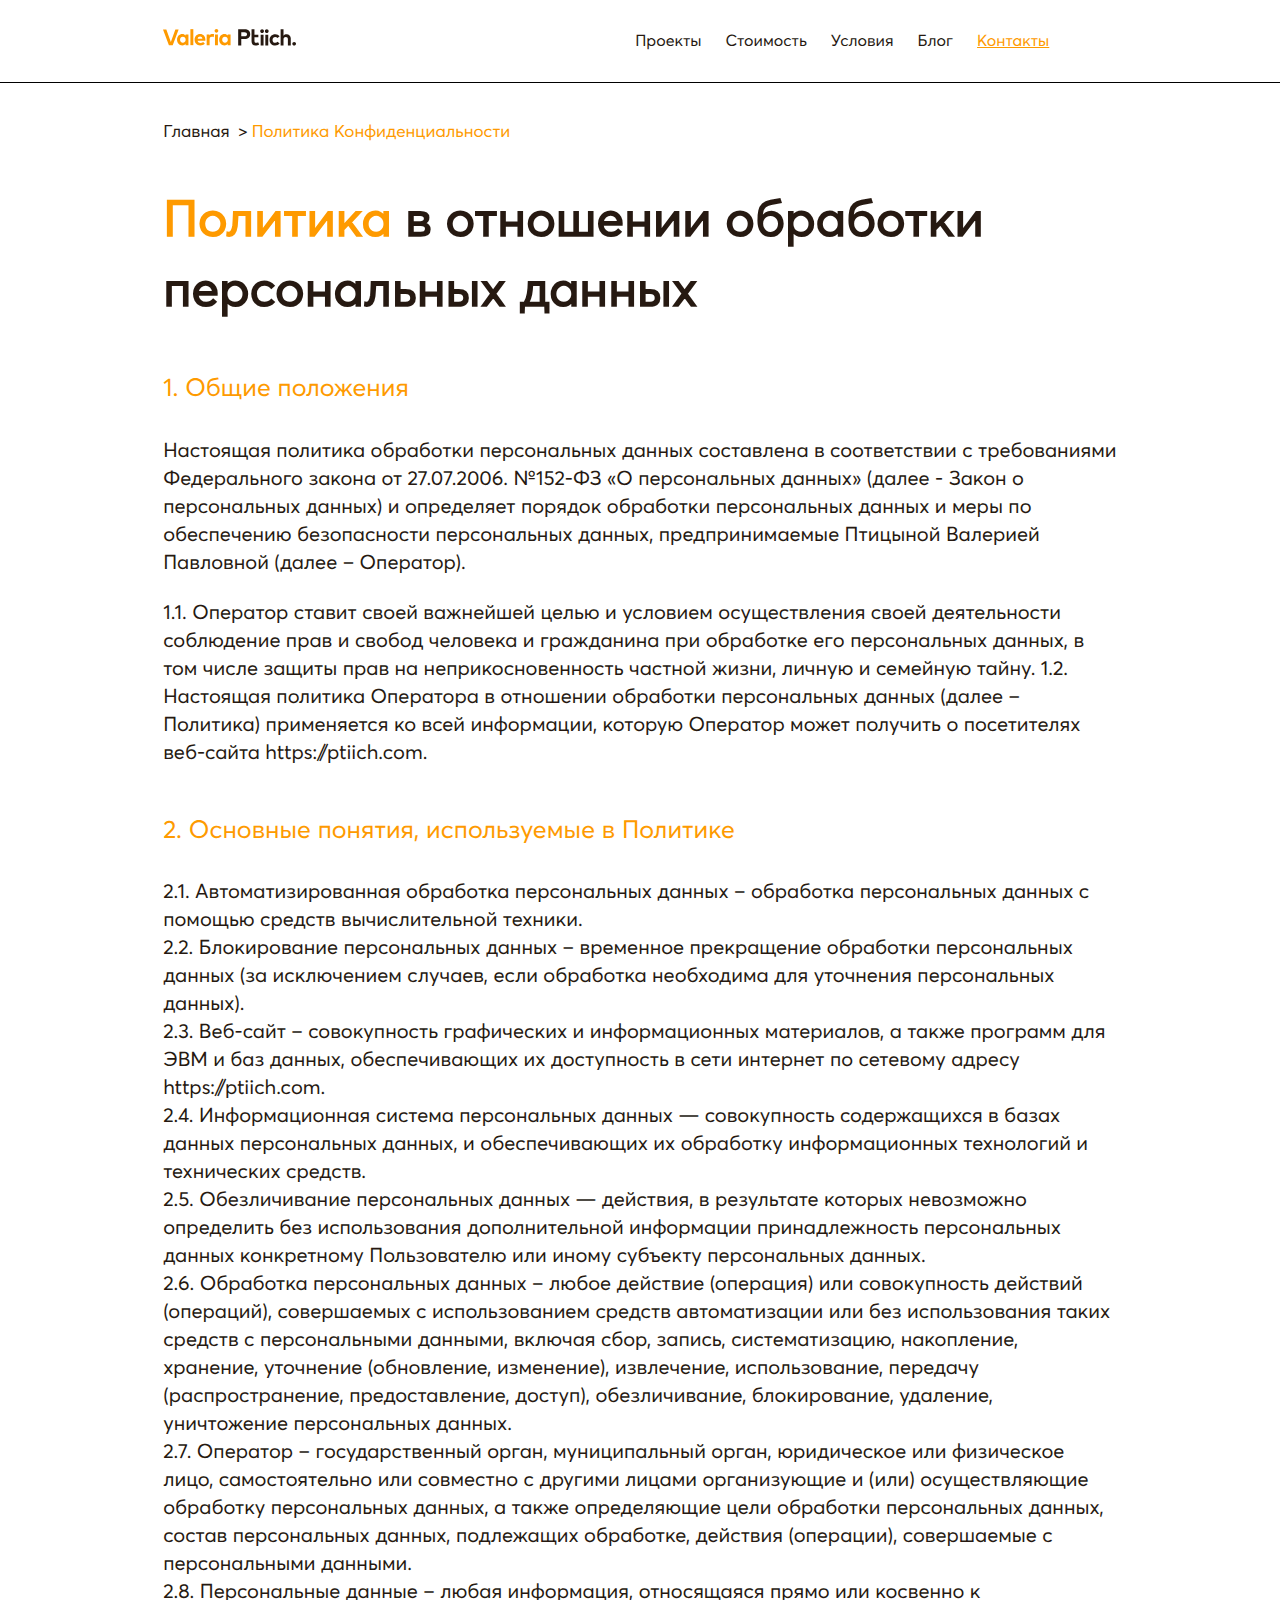
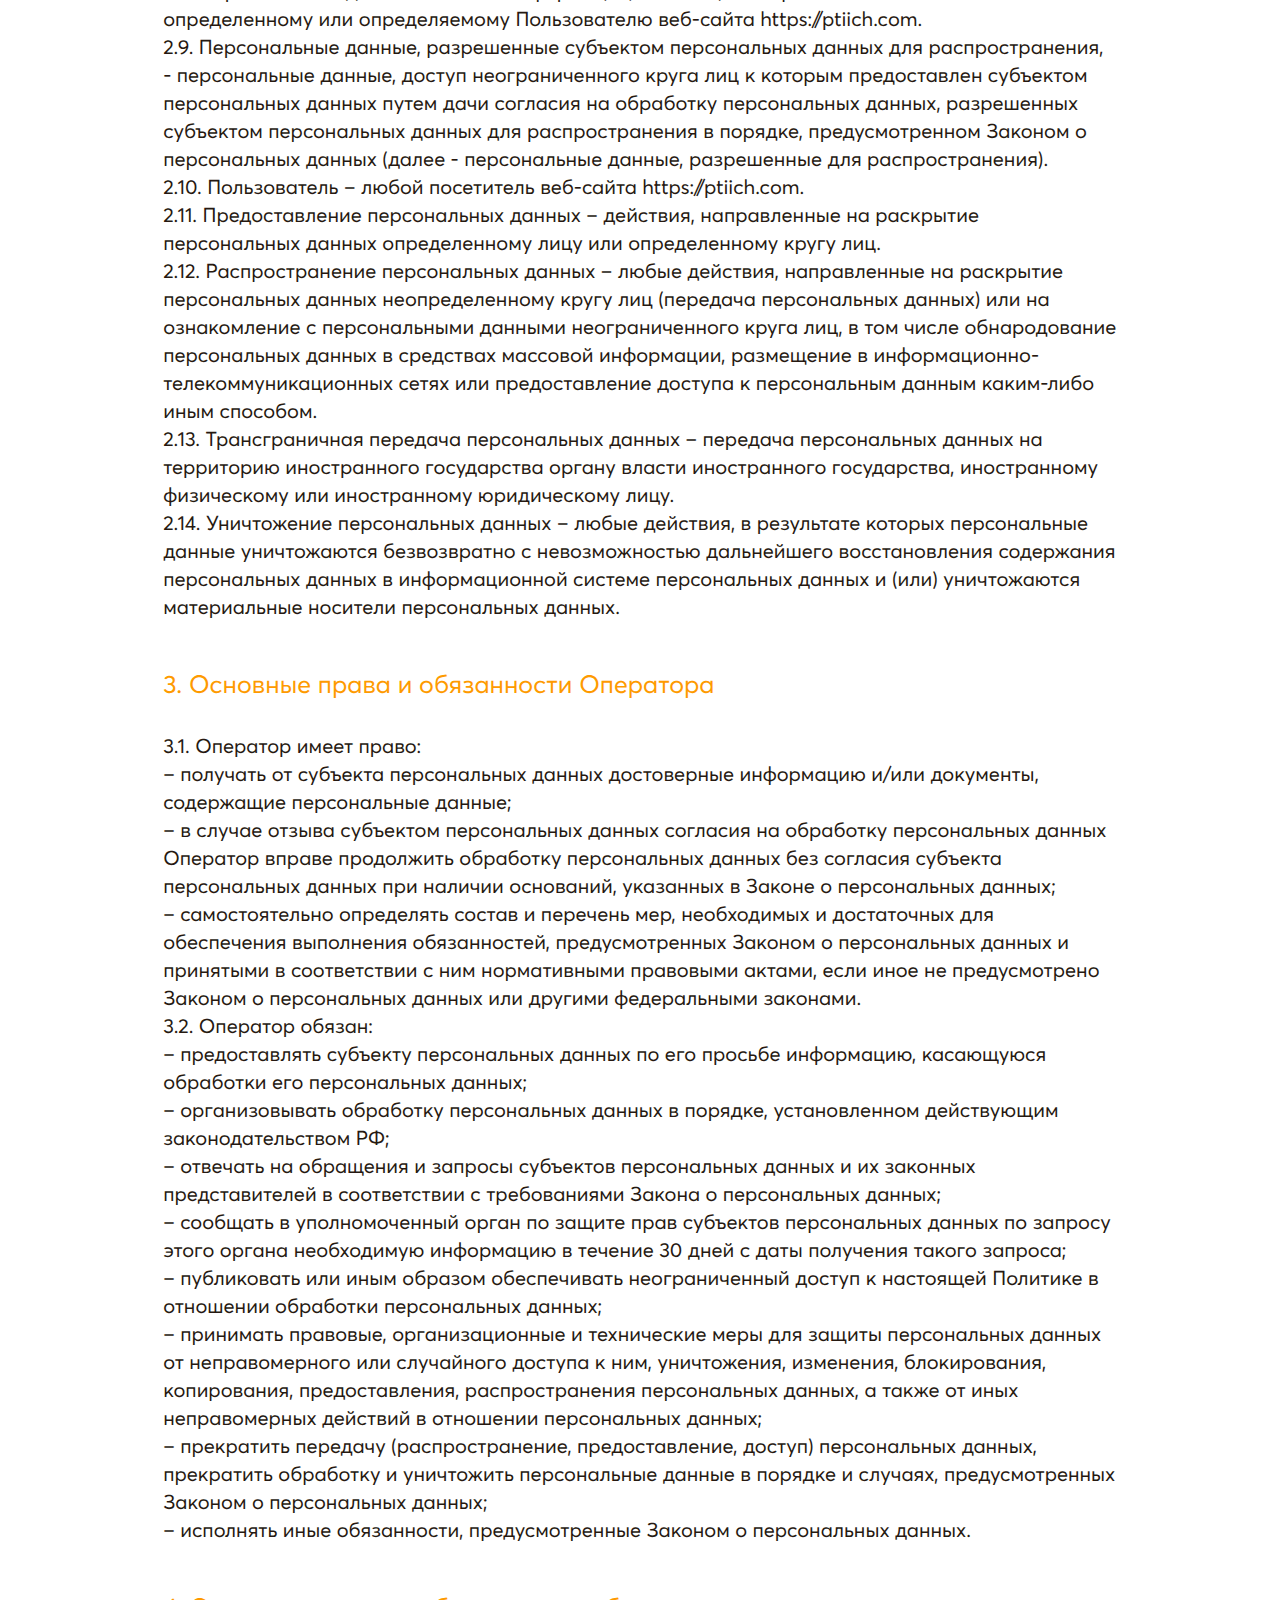
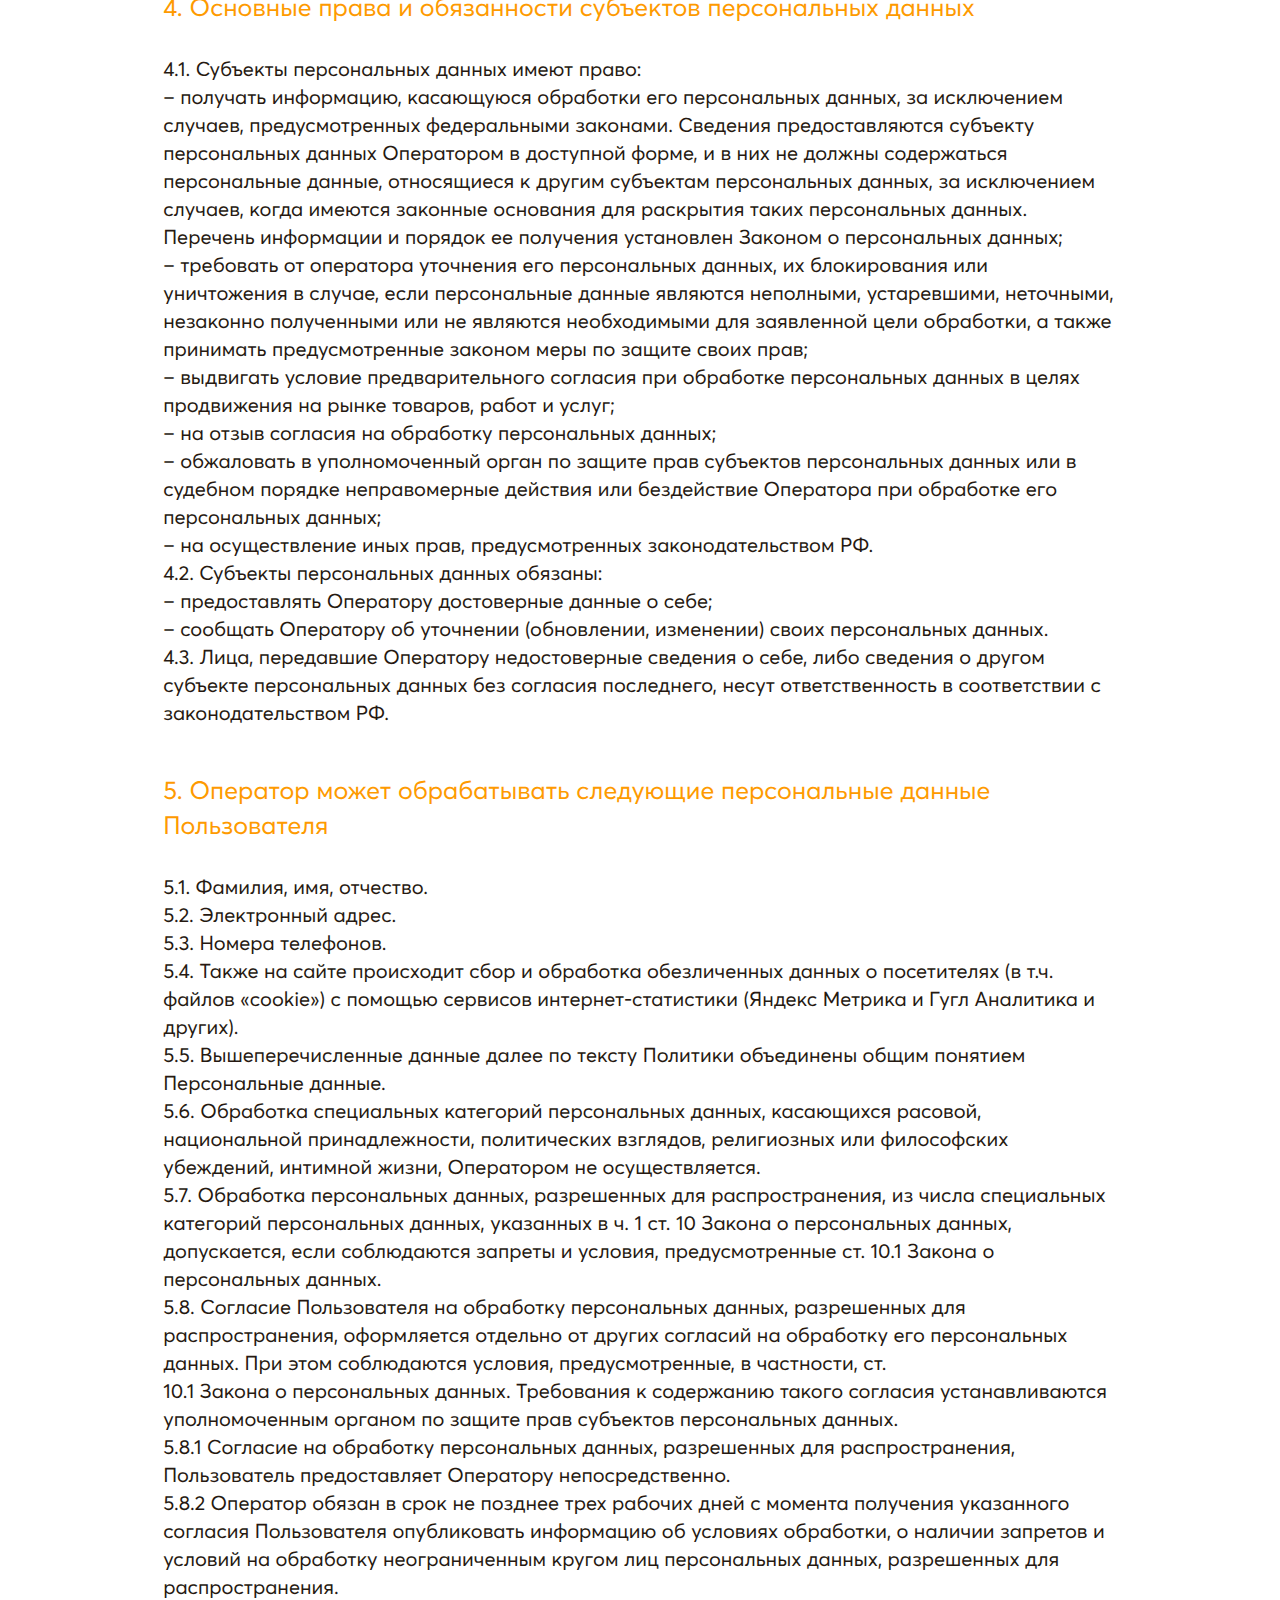
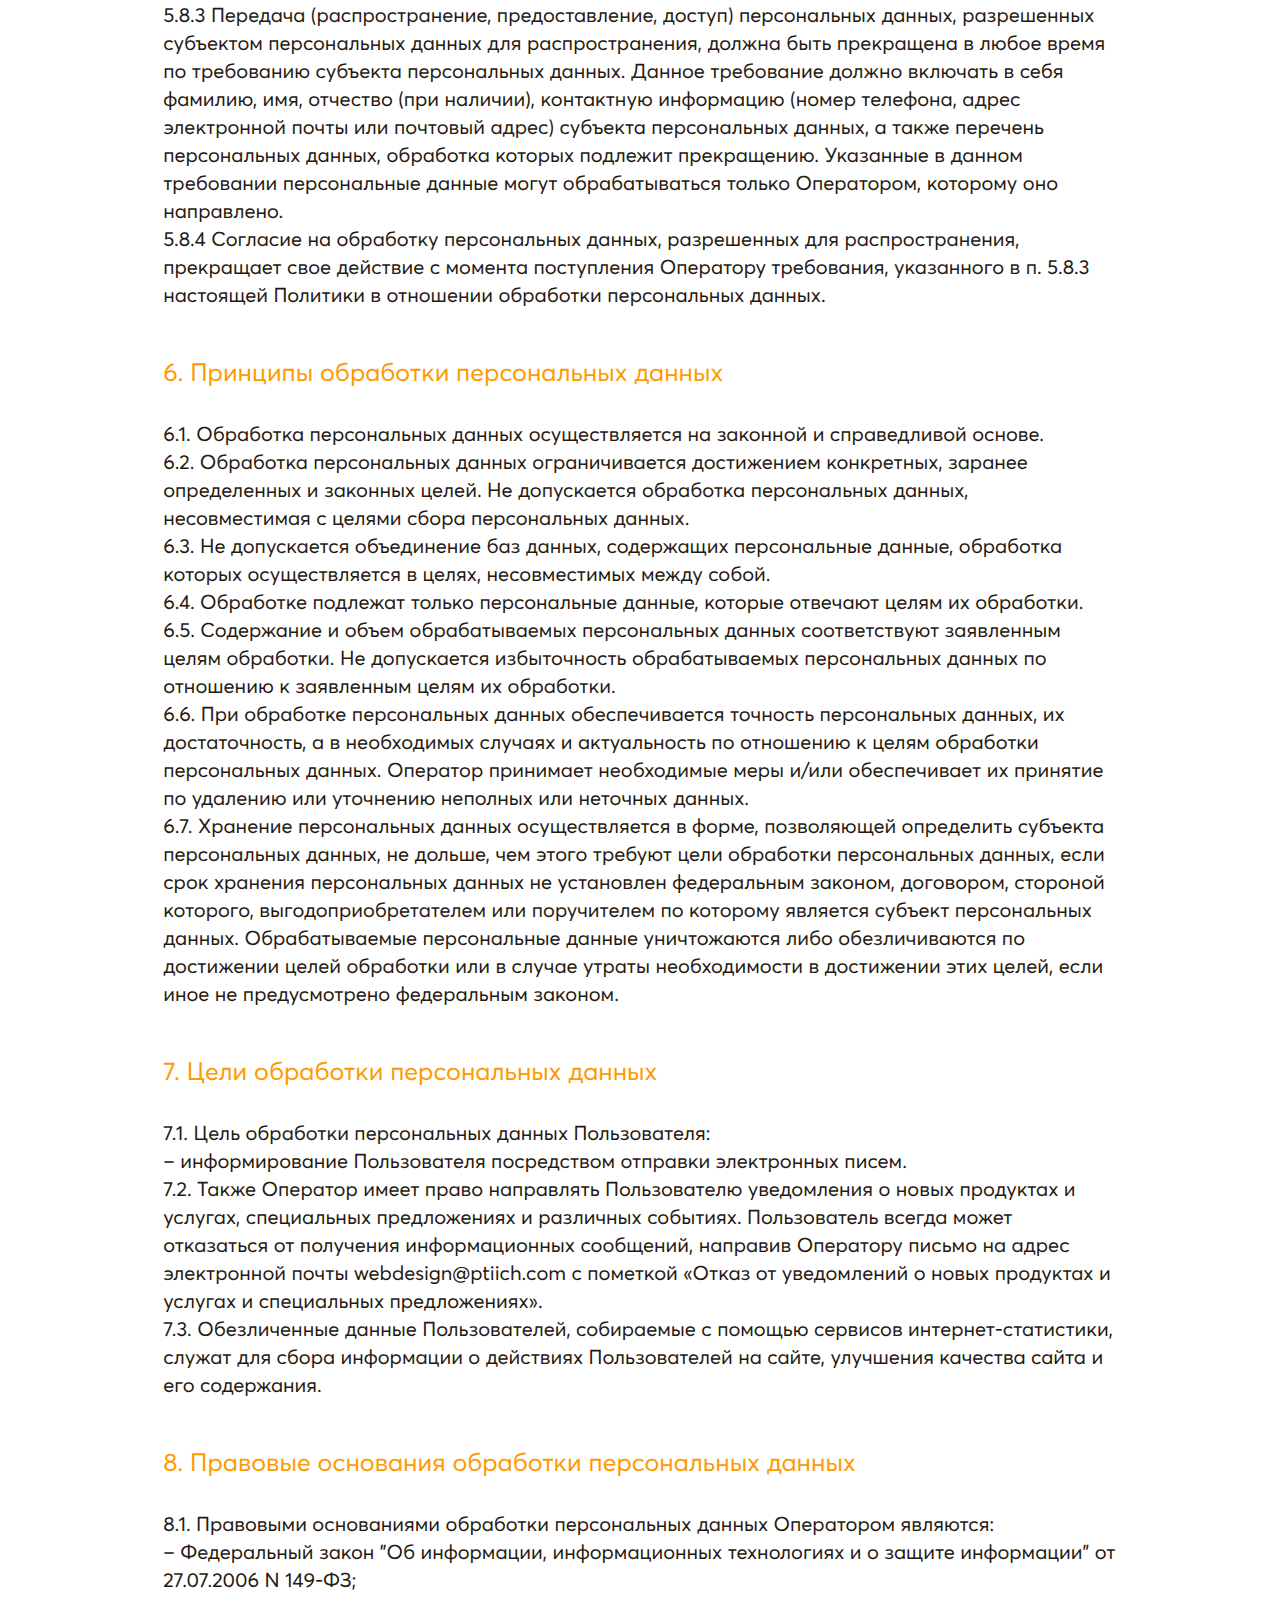
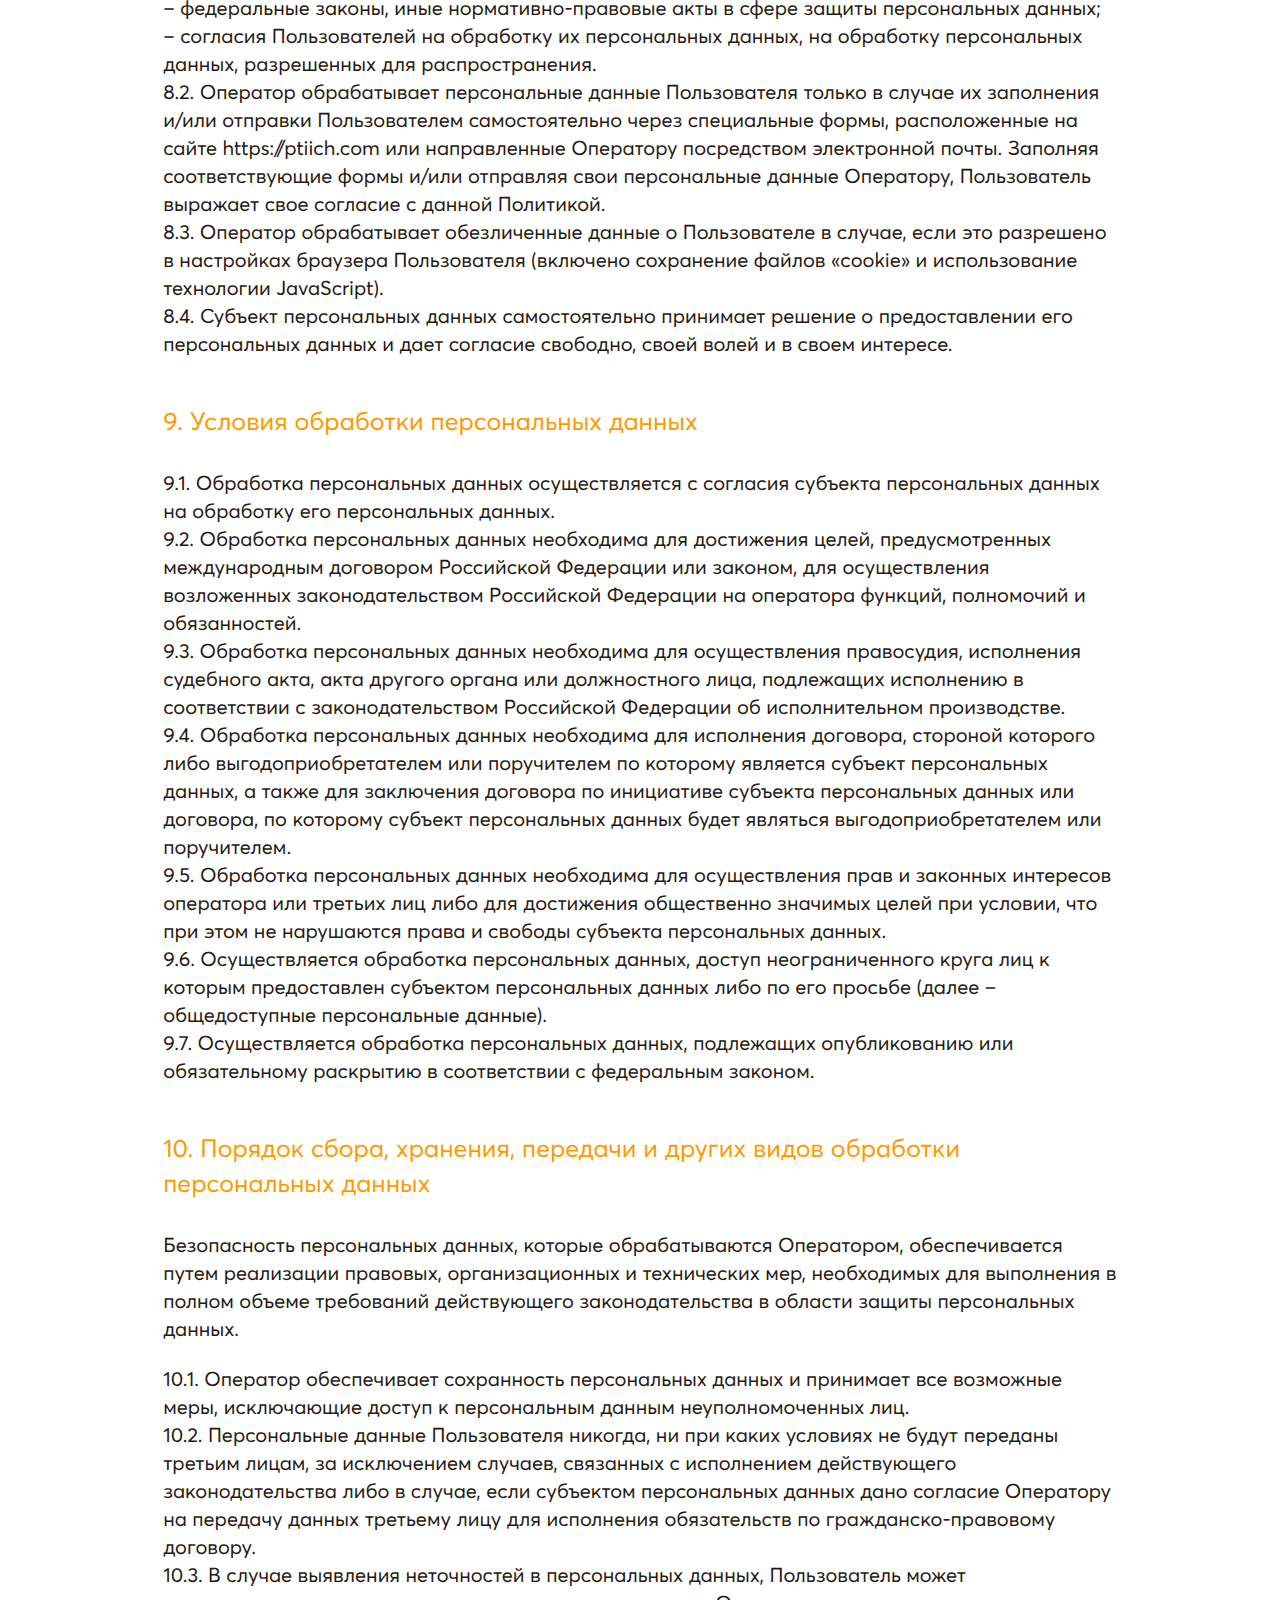
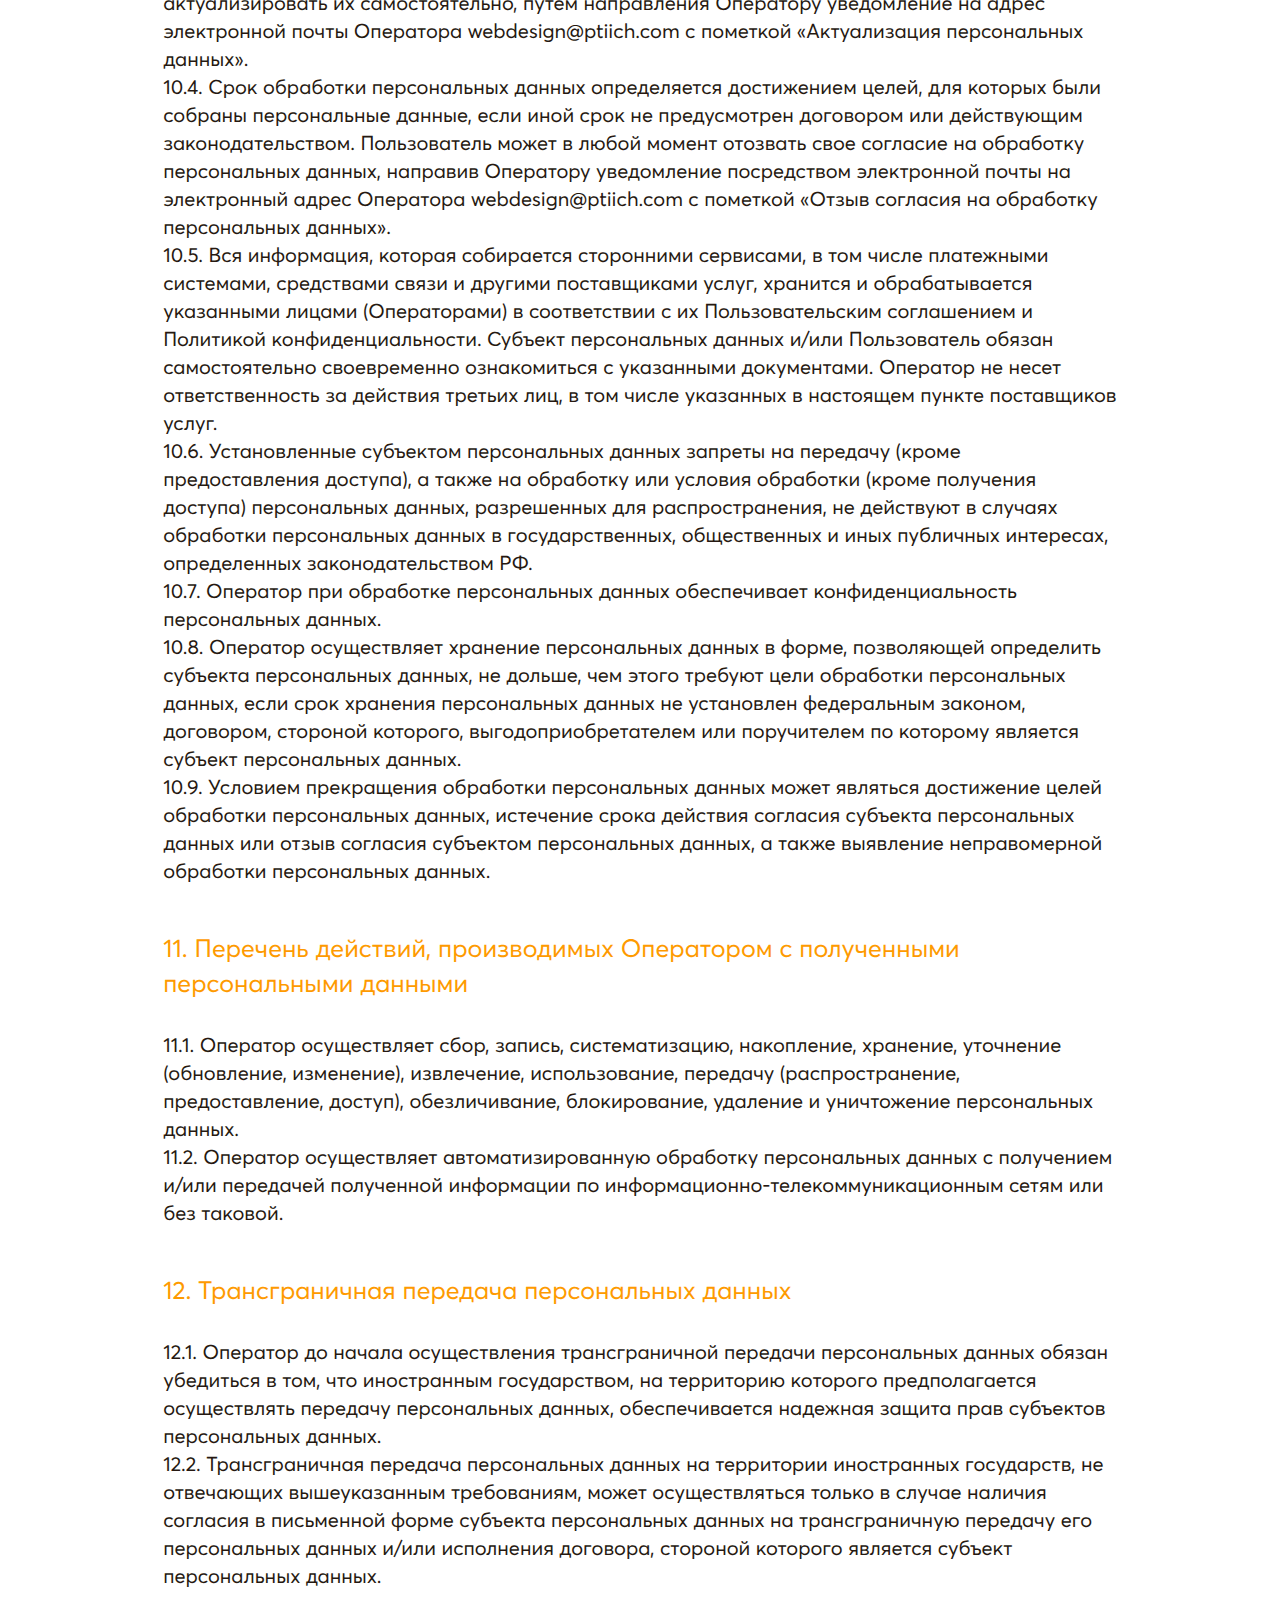
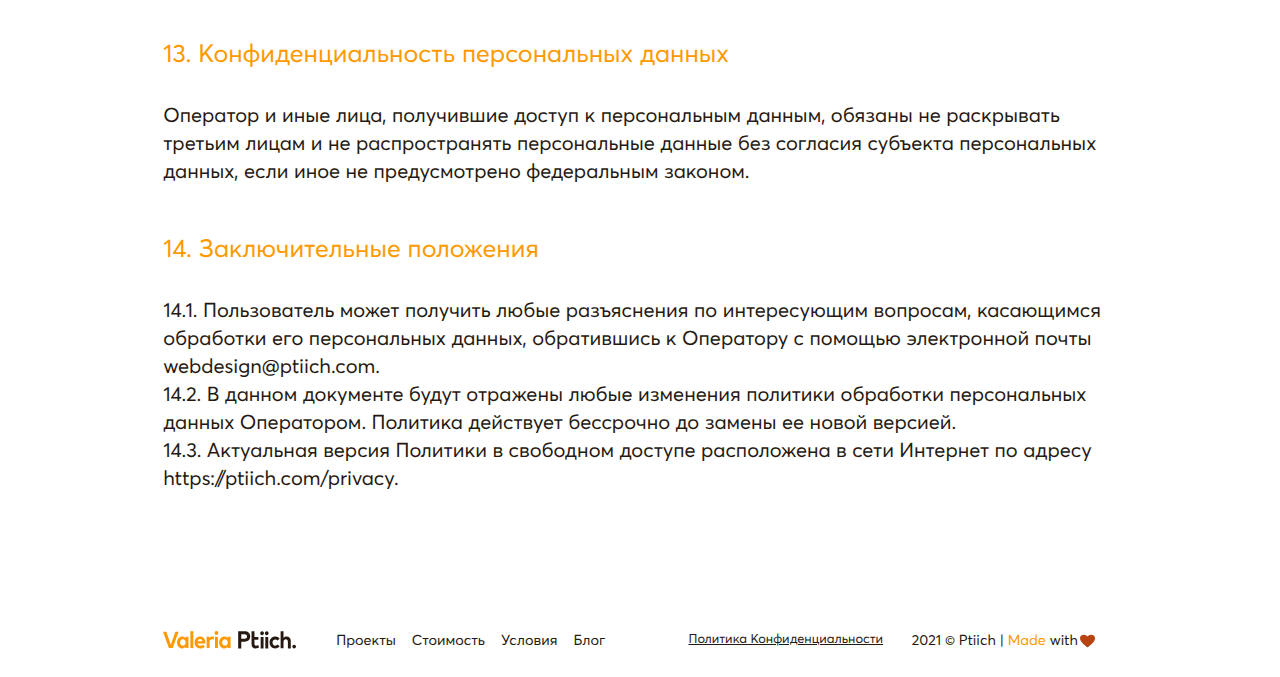
<file: privacy_policy.html>
<!DOCTYPE html>
<html lang="ru">

<head>
    <meta charset="UTF-8">
    <meta http-equiv="X-UA-Compatible" content="IE=edge">
    <meta name="viewport" content="width=device-width, initial-scale=1, shrink-to-fit=no">
    <title>Valeria Ptiich.</title>
    <link rel="shortcut icon" type="image/png" href="/favicon.png" />
    <link rel="preconnect" href="https://fonts.googleapis.com">
    <link rel="preconnect" href="https://fonts.gstatic.com" crossorigin>
    <link href="https://fonts.googleapis.com/css2?family=Montserrat:wght@500;600;700&display=swap" rel="stylesheet">
    <link rel="stylesheet" href="css/style.css">
</head>

<body>
    <div class="wrapper">
        <header id="header" class="header">
            <a href="#">
                <img id="form__submit" class="header__logo " src="images/logo.svg" alt="logo Valeria Ptiich">
            </a>
            <div class="header-bg320"></div>

            <main>
                <div class="material-menu-wrapper">
                    <div class="material-menu">
                        <div class="material-btn">
                            <div class="material-hamburger">
                                <div class="material-patty"></div>
                                <div class="material-patty"></div>
                                <div class="material-patty"></div>
                            </div>
                        </div>
                        <div class="line-hamb"></div>
                        <div class="material-content">
                            <nav>
                                <ul>
                                    <li><a href="/index.html#projects">Проекты</a></li>
                                    <li><a href="/index.html#prices">Стоимость</a></li>
                                    <li><a href="/index.html#stages">Условия</a></li>
                                    <li><a href="/index.html#feedback">Отзывы</a></li>
                                    <li><a href="#">Блог</a></li>
                                    <li><a href="/index.html#contact">Контакты</a></li>
                                </ul>
                            </nav>
                        </div>
                    </div>
                </div>

            </main>

            <nav class="header__menu">
                <ul class="menu__li">
                    <li><a href="/index.html#projects" class="current">Проекты</a></li>
                    <li><a href="/index.html#prices">Стоимость</a></li>
                    <li><a href="/index.html#stages">Условия</a></li>
                    <li><a href="">Блог</a></li>
                    <li><a class="li__contact" href="/index.html#contact">Контакты</a></li>
                </ul>
            </nav>
        </header>
    </div>
    <!-- <hr class="header__line" /> -->
    <div class="line"></div>
    <div class="wrapper">
        <ul class="breadcrumb">
            <li><a href="/index.html">Главная</a></li>
            <li>Политика Конфиденциальности</li>
        </ul>
        <div class="privacy-policy">
            <h1> <span class="accent">Политика</span> в отношении обработки <br>персональных данных</h1>
            <div class="item">
                <h2>1. Общие положения</h2>
                <p>Настоящая политика обработки персональных данных составлена в соответствии с требованиями
                    Федерального
                    закона от
                    27.07.2006. №152-ФЗ «О персональных данных» (далее - Закон о персональных данных) и определяет
                    порядок
                    обработки
                    персональных данных и меры по обеспечению безопасности персональных данных, предпринимаемые Птицыной
                    Валерией Павловной
                    (далее – Оператор).</p>
                <p>1.1. Оператор ставит своей важнейшей целью и условием осуществления своей
                    деятельности
                    соблюдение прав и
                    свобод человека
                    и гражданина при обработке его персональных данных, в том числе защиты прав на неприкосновенность
                    частной жизни, личную
                    и семейную тайну.
                    1.2. Настоящая политика Оператора в отношении обработки персональных данных (далее – Политика)
                    применяется ко всей
                    информации, которую Оператор может получить о посетителях веб-сайта <a
                        href="https://ptiich.com">https://ptiich.com</a>.</p>
            </div>
            <div class="item">
                <h2>2. Основные понятия, используемые в Политике</h2>
                <p>2.1. Автоматизированная обработка персональных данных – обработка персональных данных с помощью
                    средств
                    вычислительной
                    техники.<br>
                    2.2. Блокирование персональных данных – временное прекращение обработки персональных данных (за
                    исключением случаев,
                    если обработка необходима для уточнения персональных данных).<br>
                    2.3. Веб-сайт – совокупность графических и информационных материалов, а также программ для ЭВМ и баз
                    данных,
                    обеспечивающих их доступность в сети интернет по сетевому адресу https://ptiich.com.<br>
                    2.4. Информационная система персональных данных — совокупность содержащихся в базах данных
                    персональных
                    данных, и
                    обеспечивающих их обработку информационных технологий и технических средств.<br>
                    2.5. Обезличивание персональных данных — действия, в результате которых невозможно определить без
                    использования
                    дополнительной информации принадлежность персональных данных конкретному Пользователю или иному
                    субъекту
                    персональных
                    данных.<br>
                    2.6. Обработка персональных данных – любое действие (операция) или совокупность действий (операций),
                    совершаемых с
                    использованием средств автоматизации или без использования таких средств с персональными данными,
                    включая сбор, запись,
                    систематизацию, накопление, хранение, уточнение (обновление, изменение), извлечение, использование,
                    передачу
                    (распространение, предоставление, доступ), обезличивание, блокирование, удаление, уничтожение
                    персональных данных.<br>
                    2.7. Оператор – государственный орган, муниципальный орган, юридическое или физическое лицо,
                    самостоятельно или
                    совместно с другими лицами организующие и (или) осуществляющие обработку персональных данных, а
                    также
                    определяющие цели
                    обработки персональных данных, состав персональных данных, подлежащих обработке, действия
                    (операции),
                    совершаемые с
                    персональными данными.<br>
                    2.8. Персональные данные – любая информация, относящаяся прямо или косвенно к определенному или
                    определяемому
                    Пользователю веб-сайта https://ptiich.com.<br>
                    2.9. Персональные данные, разрешенные субъектом персональных данных для распространения, -
                    персональные
                    данные, доступ
                    неограниченного круга лиц к которым предоставлен субъектом персональных данных путем дачи согласия
                    на
                    обработку
                    персональных данных, разрешенных субъектом персональных данных для распространения в порядке,
                    предусмотренном Законом о
                    персональных данных (далее - персональные данные, разрешенные для распространения).<br>
                    2.10. Пользователь – любой посетитель веб-сайта https://ptiich.com.<br>
                    2.11. Предоставление персональных данных – действия, направленные на раскрытие персональных данных
                    определенному лицу
                    или определенному кругу лиц.<br>
                    2.12. Распространение персональных данных – любые действия, направленные на раскрытие персональных
                    данных
                    неопределенному кругу лиц (передача персональных данных) или на ознакомление с персональными данными
                    неограниченного
                    круга лиц, в том числе обнародование персональных данных в средствах массовой информации, размещение
                    в
                    информационно-телекоммуникационных сетях или предоставление доступа к персональным данным каким-либо
                    иным способом.<br>
                    2.13. Трансграничная передача персональных данных – передача персональных данных на территорию
                    иностранного государства
                    органу власти иностранного государства, иностранному физическому или иностранному юридическому
                    лицу.<br>
                    2.14. Уничтожение персональных данных – любые действия, в результате которых персональные данные
                    уничтожаются
                    безвозвратно с невозможностью дальнейшего восстановления содержания персональных данных в
                    информационной
                    системе
                    персональных данных и (или) уничтожаются материальные носители персональных данных.</p>
            </div>
            <div class="item">
                <h2>3. Основные права и обязанности Оператора</h2>
                <p>3.1. Оператор имеет право:<br>
                    – получать от субъекта персональных данных достоверные информацию и/или документы, содержащие
                    персональные данные;<br>
                    – в случае отзыва субъектом персональных данных согласия на обработку персональных данных Оператор
                    вправе продолжить
                    обработку персональных данных без согласия субъекта персональных данных при наличии оснований,
                    указанных
                    в Законе о
                    персональных данных;<br>
                    – самостоятельно определять состав и перечень мер, необходимых и достаточных для обеспечения
                    выполнения
                    обязанностей,
                    предусмотренных Законом о персональных данных и принятыми в соответствии с ним нормативными
                    правовыми
                    актами, если иное
                    не предусмотрено Законом о персональных данных или другими федеральными законами.<br>
                    3.2. Оператор обязан:<br>
                    – предоставлять субъекту персональных данных по его просьбе информацию, касающуюся обработки его
                    персональных данных;<br>
                    – организовывать обработку персональных данных в порядке, установленном действующим
                    законодательством
                    РФ;<br>
                    – отвечать на обращения и запросы субъектов персональных данных и их законных представителей в
                    соответствии с
                    требованиями Закона о персональных данных;<br>
                    – сообщать в уполномоченный орган по защите прав субъектов персональных данных по запросу этого
                    органа
                    необходимую
                    информацию в течение 30 дней с даты получения такого запроса;<br>
                    – публиковать или иным образом обеспечивать неограниченный доступ к настоящей Политике в отношении
                    обработки
                    персональных данных;<br>
                    – принимать правовые, организационные и технические меры для защиты персональных данных от
                    неправомерного или случайного
                    доступа к ним, уничтожения, изменения, блокирования, копирования, предоставления, распространения
                    персональных данных, а
                    также от иных неправомерных действий в отношении персональных данных;<br>
                    – прекратить передачу (распространение, предоставление, доступ) персональных данных, прекратить
                    обработку и уничтожить
                    персональные данные в порядке и случаях, предусмотренных Законом о персональных данных;<br>
                    – исполнять иные обязанности, предусмотренные Законом о персональных данных.</p>
            </div>
            <div class="item">
                <h2>4. Основные права и обязанности субъектов персональных данных</h2>
                <p>4.1. Субъекты персональных данных имеют право:<br>
                    – получать информацию, касающуюся обработки его персональных данных, за исключением случаев,
                    предусмотренных
                    федеральными законами. Сведения предоставляются субъекту персональных данных Оператором в доступной
                    форме, и в них не
                    должны содержаться персональные данные, относящиеся к другим субъектам персональных данных, за
                    исключением случаев,
                    когда имеются законные основания для раскрытия таких персональных данных. Перечень информации и
                    порядок ее получения
                    установлен Законом о персональных данных;<br>
                    – требовать от оператора уточнения его персональных данных, их блокирования или уничтожения в
                    случае, если персональные
                    данные являются неполными, устаревшими, неточными, незаконно полученными или не являются
                    необходимыми для заявленной
                    цели обработки, а также принимать предусмотренные законом меры по защите своих прав;<br>
                    – выдвигать условие предварительного согласия при обработке персональных данных в целях продвижения
                    на рынке товаров,
                    работ и услуг;<br>
                    – на отзыв согласия на обработку персональных данных;<br>
                    – обжаловать в уполномоченный орган по защите прав субъектов персональных данных или в судебном
                    порядке неправомерные
                    действия или бездействие Оператора при обработке его персональных данных;<br>
                    – на осуществление иных прав, предусмотренных законодательством РФ.<br>
                    4.2. Субъекты персональных данных обязаны:<br>
                    – предоставлять Оператору достоверные данные о себе;<br>
                    – сообщать Оператору об уточнении (обновлении, изменении) своих персональных данных.<br>
                    4.3. Лица, передавшие Оператору недостоверные сведения о себе, либо сведения о другом субъекте
                    персональных данных без
                    согласия последнего, несут ответственность в соответствии с законодательством РФ.</p>
            </div>
            <div class="item">
                <h2>5. Оператор может обрабатывать следующие персональные данные Пользователя</h2>
                <p>5.1. Фамилия, имя, отчество.<br>
                    5.2. Электронный адрес.<br>
                    5.3. Номера телефонов.<br>
                    5.4. Также на сайте происходит сбор и обработка обезличенных данных о посетителях (в т.ч. файлов
                    «cookie») с помощью
                    сервисов интернет-статистики (Яндекс Метрика и Гугл Аналитика и других).<br>
                    5.5. Вышеперечисленные данные далее по тексту Политики объединены общим понятием Персональные
                    данные.<br>
                    5.6. Обработка специальных категорий персональных данных, касающихся расовой, национальной
                    принадлежности, политических
                    взглядов, религиозных или философских убеждений, интимной жизни, Оператором не осуществляется.<br>
                    5.7. Обработка персональных данных, разрешенных для распространения, из числа специальных категорий
                    персональных данных,
                    указанных в ч. 1 ст. 10 Закона о персональных данных, допускается, если соблюдаются запреты и
                    условия, предусмотренные
                    ст. 10.1 Закона о персональных данных.<br>
                    5.8. Согласие Пользователя на обработку персональных данных, разрешенных для распространения,
                    оформляется отдельно от
                    других согласий на обработку его персональных данных. При этом соблюдаются условия, предусмотренные,
                    в частности, ст.<br>
                    10.1 Закона о персональных данных. Требования к содержанию такого согласия устанавливаются
                    уполномоченным органом по
                    защите прав субъектов персональных данных.<br>
                    5.8.1 Согласие на обработку персональных данных, разрешенных для распространения, Пользователь
                    предоставляет Оператору
                    непосредственно.<br>
                    5.8.2 Оператор обязан в срок не позднее трех рабочих дней с момента получения указанного согласия
                    Пользователя
                    опубликовать информацию об условиях обработки, о наличии запретов и условий на обработку
                    неограниченным кругом лиц
                    персональных данных, разрешенных для распространения.<br>
                    5.8.3 Передача (распространение, предоставление, доступ) персональных данных, разрешенных субъектом
                    персональных данных
                    для распространения, должна быть прекращена в любое время по требованию субъекта персональных
                    данных. Данное требование
                    должно включать в себя фамилию, имя, отчество (при наличии), контактную информацию (номер телефона,
                    адрес электронной
                    почты или почтовый адрес) субъекта персональных данных, а также перечень персональных данных,
                    обработка которых подлежит
                    прекращению. Указанные в данном требовании персональные данные могут обрабатываться только
                    Оператором, которому оно
                    направлено.<br>
                    5.8.4 Согласие на обработку персональных данных, разрешенных для распространения, прекращает свое
                    действие с момента
                    поступления Оператору требования, указанного в п. 5.8.3 настоящей Политики в отношении обработки
                    персональных данных.</p>
            </div>
            <div class="item">
                <h2>6. Принципы обработки персональных данных</h2>
                <p>6.1. Обработка персональных данных осуществляется на законной и справедливой основе.<br>
                    6.2. Обработка персональных данных ограничивается достижением конкретных, заранее определенных и
                    законных целей. Не
                    допускается обработка персональных данных, несовместимая с целями сбора персональных данных.<br>
                    6.3. Не допускается объединение баз данных, содержащих персональные данные, обработка которых
                    осуществляется в целях,
                    несовместимых между собой.<br>
                    6.4. Обработке подлежат только персональные данные, которые отвечают целям их обработки.<br>
                    6.5. Содержание и объем обрабатываемых персональных данных соответствуют заявленным целям обработки.
                    Не допускается
                    избыточность обрабатываемых персональных данных по отношению к заявленным целям их обработки.<br>
                    6.6. При обработке персональных данных обеспечивается точность персональных данных, их
                    достаточность, а в необходимых
                    случаях и актуальность по отношению к целям обработки персональных данных. Оператор принимает
                    необходимые меры и/или
                    обеспечивает их принятие по удалению или уточнению неполных или неточных данных.<br>
                    6.7. Хранение персональных данных осуществляется в форме, позволяющей определить субъекта
                    персональных данных, не
                    дольше, чем этого требуют цели обработки персональных данных, если срок хранения персональных данных
                    не установлен
                    федеральным законом, договором, стороной которого, выгодоприобретателем или поручителем по которому
                    является субъект
                    персональных данных. Обрабатываемые персональные данные уничтожаются либо обезличиваются по
                    достижении целей обработки
                    или в случае утраты необходимости в достижении этих целей, если иное не предусмотрено федеральным
                    законом.</p>
            </div>
            <div class="item">
                <h2>7. Цели обработки персональных данных</h2>
                <p>7.1. Цель обработки персональных данных Пользователя:<br>
                    – информирование Пользователя посредством отправки электронных писем.<br>
                    7.2. Также Оператор имеет право направлять Пользователю уведомления о новых продуктах и услугах,
                    специальных
                    предложениях и различных событиях. Пользователь всегда может отказаться от получения
                    информационных сообщений, направив
                    Оператору письмо на адрес электронной почты webdesign@ptiich.com с пометкой «Отказ от
                    уведомлений о новых продуктах и
                    услугах и специальных предложениях».<br>
                    7.3. Обезличенные данные Пользователей, собираемые с помощью сервисов интернет-статистики,
                    служат для сбора информации о
                    действиях Пользователей на сайте, улучшения качества сайта и его содержания.</p>
            </div>
            <div class="item">
                <h2>8. Правовые основания обработки персональных данных</h2>
                <p>8.1. Правовыми основаниями обработки персональных данных Оператором являются:<br>
                    – Федеральный закон "Об информации, информационных технологиях и о защите информации" от 27.07.2006
                    N 149-ФЗ;<br>
                    – федеральные законы, иные нормативно-правовые акты в сфере защиты персональных данных;<br>
                    – согласия Пользователей на обработку их персональных данных, на обработку персональных данных,
                    разрешенных для
                    распространения.<br>
                    8.2. Оператор обрабатывает персональные данные Пользователя только в случае их заполнения и/или
                    отправки Пользователем
                    самостоятельно через специальные формы, расположенные на сайте https://ptiich.com или направленные
                    Оператору посредством
                    электронной почты. Заполняя соответствующие формы и/или отправляя свои персональные данные
                    Оператору, Пользователь
                    выражает свое согласие с данной Политикой.<br>
                    8.3. Оператор обрабатывает обезличенные данные о Пользователе в случае, если это разрешено в
                    настройках браузера
                    Пользователя (включено сохранение файлов «cookie» и использование технологии JavaScript).<br>
                    8.4. Субъект персональных данных самостоятельно принимает решение о предоставлении его персональных
                    данных и дает
                    согласие свободно, своей волей и в своем интересе.</p>
            </div>
            <div class="item">
                <h2>9. Условия обработки персональных данных</h2>
                <p>9.1. Обработка персональных данных осуществляется с согласия субъекта персональных данных на
                    обработку его персональных
                    данных.<br>
                    9.2. Обработка персональных данных необходима для достижения целей, предусмотренных
                    международным договором Российской
                    Федерации или законом, для осуществления возложенных законодательством Российской Федерации на
                    оператора функций,
                    полномочий и обязанностей.<br>
                    9.3. Обработка персональных данных необходима для осуществления правосудия, исполнения судебного
                    акта, акта другого
                    органа или должностного лица, подлежащих исполнению в соответствии с законодательством
                    Российской Федерации об
                    исполнительном производстве.<br>
                    9.4. Обработка персональных данных необходима для исполнения договора, стороной которого либо
                    выгодоприобретателем или
                    поручителем по которому является субъект персональных данных, а также для заключения договора по
                    инициативе субъекта
                    персональных данных или договора, по которому субъект персональных данных будет являться
                    выгодоприобретателем или
                    поручителем.<br>
                    9.5. Обработка персональных данных необходима для осуществления прав и законных интересов
                    оператора или третьих лиц либо
                    для достижения общественно значимых целей при условии, что при этом не нарушаются права и
                    свободы субъекта персональных
                    данных.<br>
                    9.6. Осуществляется обработка персональных данных, доступ неограниченного круга лиц к которым
                    предоставлен субъектом
                    персональных данных либо по его просьбе (далее – общедоступные персональные данные).<br>
                    9.7. Осуществляется обработка персональных данных, подлежащих опубликованию или обязательному
                    раскрытию в соответствии с
                    федеральным законом.</p>
            </div>
            <div class="item">
                <h2>10. Порядок сбора, хранения, передачи и других видов обработки персональных данных</h2>
                <p>Безопасность персональных данных, которые обрабатываются Оператором, обеспечивается путем
                    реализации правовых,
                    организационных и технических мер, необходимых для выполнения в полном объеме требований
                    действующего законодательства в
                    области защиты персональных данных.</p>
                <p>10.1. Оператор обеспечивает сохранность персональных данных и принимает все возможные меры,
                    исключающие доступ к
                    персональным данным неуполномоченных лиц.<br>
                    10.2. Персональные данные Пользователя никогда, ни при каких условиях не будут переданы
                    третьим лицам, за исключением
                    случаев, связанных с исполнением действующего законодательства либо в случае, если субъектом
                    персональных данных дано
                    согласие Оператору на передачу данных третьему лицу для исполнения обязательств по
                    гражданско-правовому договору.<br>
                    10.3. В случае выявления неточностей в персональных данных, Пользователь может
                    актуализировать их самостоятельно, путем
                    направления Оператору уведомление на адрес электронной почты Оператора webdesign@ptiich.com
                    с пометкой «Актуализация
                    персональных данных».<br>
                    10.4. Срок обработки персональных данных определяется достижением целей, для которых были
                    собраны персональные данные,
                    если иной срок не предусмотрен договором или действующим законодательством.
                    Пользователь может в любой момент отозвать свое согласие на обработку персональных данных,
                    направив Оператору
                    уведомление посредством электронной почты на электронный адрес Оператора
                    webdesign@ptiich.com с пометкой «Отзыв согласия
                    на обработку персональных данных».<br>
                    10.5. Вся информация, которая собирается сторонними сервисами, в том числе платежными
                    системами, средствами связи и
                    другими поставщиками услуг, хранится и обрабатывается указанными лицами (Операторами) в
                    соответствии с их
                    Пользовательским соглашением и Политикой конфиденциальности. Субъект персональных данных
                    и/или Пользователь обязан
                    самостоятельно своевременно ознакомиться с указанными документами. Оператор не несет
                    ответственность за действия третьих
                    лиц, в том числе указанных в настоящем пункте поставщиков услуг.<br>
                    10.6. Установленные субъектом персональных данных запреты на передачу (кроме предоставления
                    доступа), а также на
                    обработку или условия обработки (кроме получения доступа) персональных данных, разрешенных
                    для распространения, не
                    действуют в случаях обработки персональных данных в государственных, общественных и иных
                    публичных интересах,
                    определенных законодательством РФ.<br>
                    10.7. Оператор при обработке персональных данных обеспечивает конфиденциальность
                    персональных данных.<br>
                    10.8. Оператор осуществляет хранение персональных данных в форме, позволяющей определить
                    субъекта персональных данных,
                    не дольше, чем этого требуют цели обработки персональных данных, если срок хранения
                    персональных данных не установлен
                    федеральным законом, договором, стороной которого, выгодоприобретателем или поручителем по
                    которому является субъект
                    персональных данных.<br>
                    10.9. Условием прекращения обработки персональных данных может являться достижение целей
                    обработки персональных данных,
                    истечение срока действия согласия субъекта персональных данных или отзыв согласия субъектом
                    персональных данных, а также
                    выявление неправомерной обработки персональных данных.</p>
            </div>
            <div class="item">
                <h2>11. Перечень действий, производимых Оператором с полученными персональными данными
                </h2>
                <p>11.1. Оператор осуществляет сбор, запись, систематизацию, накопление, хранение, уточнение
                    (обновление, изменение),
                    извлечение, использование, передачу (распространение, предоставление, доступ), обезличивание,
                    блокирование, удаление и
                    уничтожение персональных данных.<br>
                    11.2. Оператор осуществляет автоматизированную обработку персональных данных с получением и/или
                    передачей полученной
                    информации по информационно-телекоммуникационным сетям или без таковой.</p>
            </div>
            <div class="item">
                <h2>12. Трансграничная передача персональных данных</h2>
                <p>12.1. Оператор до начала осуществления трансграничной передачи персональных данных обязан убедиться в
                    том, что
                    иностранным государством, на территорию которого предполагается осуществлять передачу персональных
                    данных,
                    обеспечивается надежная защита прав субъектов персональных данных.<br>
                    12.2. Трансграничная передача персональных данных на территории иностранных государств, не
                    отвечающих
                    вышеуказанным
                    требованиям, может осуществляться только в случае наличия согласия в письменной форме субъекта
                    персональных данных на
                    трансграничную передачу его персональных данных и/или исполнения договора, стороной которого
                    является
                    субъект
                    персональных данных.</p>
            </div>
            <div class="item">
                <h2>13. Конфиденциальность персональных данных</h2>
                <p>Оператор и иные лица, получившие доступ к персональным данным, обязаны не раскрывать третьим лицам и
                    не распространять
                    персональные данные без согласия субъекта персональных данных, если иное не предусмотрено
                    федеральным законом.</p>
            </div>
            <div class="item">
                <h2>14. Заключительные положения</h2>
                <p>14.1. Пользователь может получить любые разъяснения по интересующим вопросам, касающимся обработки
                    его персональных
                    данных, обратившись к Оператору с помощью электронной почты webdesign@ptiich.com.<br>
                    14.2. В данном документе будут отражены любые изменения политики обработки персональных данных
                    Оператором. Политика
                    действует бессрочно до замены ее новой версией.<br>
                    14.3. Актуальная версия Политики в свободном доступе расположена в сети Интернет по адресу
                    https://ptiich.com/privacy.</p>
            </div>
        </div>
    </div>
    <div class="wrapper">
        <footer class="footer">
            <img class="footer__logo" src="images/logo.svg" alt="logo Valeria Ptiich">
            <nav class="footer__menu">
                <ul class="footer__menu__ul">
                    <li><a href="/index.html#projects" class="current">Проекты</a></li>
                    <li><a href="/index.html#prices">Стоимость</a></li>
                    <li><a href="/index.html#stages">Условия</a></li>
                    <li><a href="#">Блог</a></li>
                </ul>
            </nav>
            <a class="footer__link" href="privacy_policy.html" target="_blank">Политика Конфиденциальности</a>
            <div class="footer__copyright">
                <p class="copyright">2021 © Ptiich | <span class="accent">Made </span> with</p>
            </div>
            <img class="footer__heart" src="images/footer_heart.svg" alt="heart">
        </footer>
    </div>

    <script src="https://code.jquery.com/jquery-3.6.0.min.js"></script>
    <script src="js/slick.min.js"></script>
    <script src="js/main.js"></script>


</body>
</file>
<file: css/style.css>
@font-face {
  font-family: "AvertaDemoPE-Regular";
  src: url("../fonts/AvertaDemoPE-Regular.eot");
  src: local("☺"), url("../fonts/AvertaDemoPE-Regular.woff") format("woff"),
    url("../fonts/AvertaDemoPE-Regular.ttf") format("truetype"),
    url("../fonts/AvertaDemoPE-Regular.svg") format("svg");
  font-weight: normal;
  font-style: normal;
}

@font-face {
  font-family: "Gilroy";
  src: url("../fonts/Gilroy-Light.eot");
  src: local("../fonts/Gilroy Light"), local("Gilroy-Light"),
    url("../fonts/Gilroy-Light.eot?#iefix") format("embedded-opentype"),
    url("../fonts/Gilroy-Light.woff") format("woff"),
    url("../fonts/Gilroy-Light.ttf") format("truetype");
  font-weight: 300;
  font-style: normal;
}

@font-face {
  font-family: "Gilroy";
  src: url("../fonts/Gilroy-Medium.eot");
  src: local("../fonts/Gilroy Medium"), local("Gilroy-Medium"),
    url("../fonts/Gilroy-Medium.eot?#iefix") format("embedded-opentype"),
    url("../fonts/Gilroy-Medium.woff") format("woff"),
    url("../fonts/Gilroy-Medium.ttf") format("truetype");
  font-weight: 500;
  font-style: normal;
}

@font-face {
  font-family: "Gilroy";
  src: url("../fonts/Gilroy-SemiBold.eot");
  src: local("../fonts/Gilroy Medium"), local("Gilroy-SemiBold"),
    url("../fonts/Gilroy-SemiBold.eot?#iefix") format("embedded-opentype"),
    url("../fonts/Gilroy-SemiBold.woff") format("woff"),
    url("../fonts/Gilroy-SemiBold.ttf") format("truetype");
  font-weight: 600;
  font-style: normal;
}

@font-face {
  font-family: "Gilroy";
  src: url("../fonts/Gilroy-Black.eot");
  src: local("../fonts/Gilroy Black"), local("Gilroy-Black"),
    url("../fonts/Gilroy-Black.eot?#iefix") format("embedded-opentype"),
    url("../fonts/Gilroy-Black.woff") format("woff"),
    url("../fonts/Gilroy-Black.ttf") format("truetype");
  font-weight: 900;
  font-style: normal;
}

body {
  font-family: "AvertaDemoPE-Regular", sans-serif;
  color: #261911;
  font-size: 1.25vw;
  margin: 0;
  padding: 0;
  overflow-x: hidden;
  background: #ffffff;
  color: #261911;
  text-rendering: geometricPrecision;
  -webkit-font-smoothing: antialiased;
  -webkit-tap-highlight-color: rgba(51, 181, 229, 0);
}

div,
p,
input,
button,
form,
span,
a,
ul,
li {
  box-sizing: border-box;
  margin: 0;
  line-height: 140%;
}

h1,
h2,
h3,
h4,
h5,
h6,
hr {
  margin: 0;
  line-height: 140%;
}

h2 {
  font-family: "AvertaDemoPE-Regular", sans-serif;
  font-size: 3.125vw;
  font-weight: 400;
}

h3 {
  font-family: "Montserrat", sans-serif;
  font-size: 2.0625vw;
  font-weight: 500;
}

a {
  color: #261911;
  text-decoration: none;
}

ul {
  margin: 0;
  /*убираем верхнее и нижнее поле, равное 1em*/
  padding-left: 0;
  /*убираем левый отступ, равный 40px*/
}

.accent {
  color: #fe9a00;
}

.wrapper {
  padding-right: 12.75%;
  padding-left: 12.75%;
  max-width: 100vw;
  margin: 0 auto;
  align-items: center;
  display: block;
  justify-content: space-between;
}

.header {
  display: flex;
  flex-direction: row;
  align-items: center;
  height: 6.375vw;
  justify-content: space-between;
}

.header__logo {
  height: 1.375vw;
}

.menu__li {
  display: flex;
  margin-right: 5.275vw;
  font-size: 1.25vw;
  list-style: none;
  justify-content: flex-end;
}

.menu__li li:not(:last-child) {
  margin-right: 1.875vw;
}

.li__contact {
  color: #fe9a00;
  text-decoration: underline;
}

.header__line {
  width: 100vw;
  align-items: center;
  color: black;
  position: relative;
  border-width: 1px;
  border-style: solid;
  background-color: black;
}

.line {
  position: relative;
  border-bottom: 0.1125vw solid rgb(0, 0, 0);
  z-index: 1;
  width: 100vw;
}

.first-screen {
  display: flex;
}

.title__main-title {
  font-family: "Gilroy", sans-serif;
  font-weight: 600;
  font-size: 3.4375vw;
  line-height: 110%;
  margin-top: 5.75vw;
  margin-bottom: 1.25vw;
}

.title__main-title span {
  line-height: 110%;
}

.title__sub-title {
  font-family: "Gilroy", sans-serif;
  font-weight: 500;
  font-size: 1.125vw;
  margin-bottom: 1.875vw;
  width: 32.2vw;
}

.title__btn {
  display: flex;
  background: #fe9a00;
  font-family: "Gilroy", sans-serif;
  font-weight: 500;
  font-size: 1.25vw;
  line-height: 140%;
  border-radius: 0.3125vw;
  width: 14.875vw;
  height: 3.875vw;
  align-items: center;
  justify-content: space-around;
  color: white;
}

.first-screen__post {
  position: absolute;
  right: 0;
  top: 6.35vw;
  z-index: 1;
  display: flex;
  justify-content: center;
}

.post__wb {
  text-align: center;
  font-family: "Montserrat", sans-serif;
  font-size: 2.1875vw;
  font-weight: 700;
  color: #f8f2ed;
  top: 16.9vw;
  position: absolute;
}

.post__header-img {
  height: 41.844vw;
  margin-top: 0.06vw;
}

/* Что я делаю */

.doing {
  margin-top: 17.875vw;
  text-align: center;
  margin-bottom: 12.5vw;
}

.doing__title {
  margin-bottom: 3.75vw;
}

.doing__goup {
  display: flex;
  justify-content: space-between;
}

.doing__description {
  width: 23.625vw;
  height: 21.625vw;
  border-radius: 0.3125vw;

  box-shadow: 5px 5px 20px 0px rgba(0, 0, 0, 0.07);
  -webkit-box-shadow: 5px 5px 20px 0px rgba(0, 0, 0, 0.07);
  -moz-box-shadow: 5px 5px 20px 0px rgba(0, 0, 0, 0.07);
}

.description__title {
  margin-top: 3.75vw;
  margin-bottom: 1.625vw;
}

.description__p {
  font-family: "Gilroy", sans-serif;
  font-weight: 300;
}

/* Моя цель — создавать сайты */

.target {
  display: flex;
  align-items: center;
  justify-content: space-evenly;
  margin-bottom: 12.5vw;
}

.target__description {
  font-size: 2.5vw;
  text-align: center;
}

.target__icon-arrow {
  margin-top: 10.8vw;
  width: 2.25vw;
}

.target__steps p {
  font-family: "Gilroy";
  font-weight: 300;
  font-size: 4.3125vw;
}

.target__steps p:nth-child(2) {
  margin-top: 0.2vw;
  margin-bottom: 0.2vw;
}

/* Последние проекты */

.recent-projects {
  background-color: #fafafa;
  padding-top: 5.3125vw;
  padding-bottom: 5.3125vw;
}

.recent-projects__title {
  text-align: center;
  margin-bottom: 3.75vw;
}

.recent-projects__project {
  background-color: #ffffff;
  display: flex;
  margin-left: 19.5625vw;
  margin-right: 19.5625vw;
  border-radius: 0.3125vw;
  box-shadow: 5px 5px 20px 0px rgba(0, 0, 0, 0.07);
  -webkit-box-shadow: 5px 5px 20px 0px rgba(0, 0, 0, 0.07);
  -moz-box-shadow: 5px 5px 20px 0px rgba(0, 0, 0, 0.07);
}

.recent-projects__project:not(:last-child) {
  margin-bottom: 3.125vw;
}

.project_img {
  margin: 1.25vw 1.875vw 1.25vw 1.25vw;
  width: 22.375vw;
}

.project__title {
  text-align: left;
  display: flex;
  flex-direction: column;
  flex-wrap: nowrap;
  justify-content: center;
  align-items: flex-start;
  position: relative;
  width: 35vw;
}

.title__type {
  display: flex;
  font-size: 0.8125vw;
  border: 0.004375vw solid #fe9a00;
  height: 1.75vw;
  margin-left: 24.0625vw;
  margin-top: 1.25vw;
  border-radius: 0.3125vw;
  position: absolute;
  top: 0;
  white-space: nowrap;
  padding: 0.625vw;
  align-items: center;
  right: 1.0625vw;
}

.project__title h3 {
  text-transform: uppercase;
  font-family: "AvertaDemoPE-Regular", sans-serif;
  font-size: 1.5625vw;
  width: 34.0625vw;
}

.type__description {
  margin-top: 0.625vw;
  margin-bottom: 0.9375vw;
}

.project__title a {
  color: #fe9a00;
  text-decoration: underline;
}

.project__title a img {
  width: 0.7625vw;
}

.project__title h3 {
  font-size: 2.5vw;
  width: auto;
}

.prices {
  margin-top: 12.5vw;
  margin-bottom: 13.1875vw;
  text-align: center;
}

.prices__blocks {
  display: flex;
  margin-top: 4.125vw;
  justify-content: space-between;
}

.blocks__block {
  width: 17.3125vw;
  height: 30.25vw;
  border-radius: 0.3125vw;
  padding-top: 2.6875vw;
  text-align: -webkit-center;
  box-shadow: 5px 5px 20px 0px rgba(0, 0, 0, 0.07);
  -webkit-box-shadow: 5px 5px 20px 0px rgba(0, 0, 0, 0.07);
  -moz-box-shadow: 5px 5px 20px 0px rgba(0, 0, 0, 0.07);
  background-color: white;
}

.block__name {
  font-family: "Montserrat", sans-serif;
  font-weight: 600;
  font-size: 1.875vw;
  margin-bottom: 2.5vw;
}

.block__cost {
  font-family: "Montserrat", sans-serif;
  font-weight: bold;
  font-size: 2vw;
  color: #fe9a00;
  margin-bottom: 0.3125vw;
}

.block__extra {
  font-family: "Gilroy", sans-serif;
  font-size: 1.0625vw;
  margin-bottom: 0.3125vw;
  font-weight: 300;
  line-height: 100%;
  height: 1.25vw;
}

.block__day {
  font-family: "Gilroy", sans-serif;
  font-size: 1.0625vw;
  margin-bottom: 2.5vw;
  font-weight: 300;
  line-height: 100%;
  height: 1.25vw;
}

.block__description {
  font-size: 0.9375vw;
  margin-bottom: 2.5vw;
}

.block__btn {
  display: flex;
  background: #fe9a00;
  font-family: "Gilroy", sans-serif;
  font-weight: 500;
  font-size: 1.25vw;
  line-height: 140%;
  border-radius: 0.3125vw;
  width: 12.6875vw;
  height: 2.9375vw;
  align-items: center;
  justify-content: space-around;
  cursor: pointer;
  color: white;
}

/* Консультирую бесплатно */

.consult {
  display: flex;
  flex-direction: column;
  align-items: center;
}

.consult__title {
  display: flex;
}

.title__free {
  font-family: "Gilroy", sans-serif;
  font-weight: 300;
  font-size: 2.5vw;
  margin-right: 7vw;
  margin-top: 0.3vw;
}

.title__free img {
  width: 1.8125vw;
}

.title__description {
  font-family: "Gilroy", sans-serif;
  font-weight: 300;
  font-size: 1.5625vw;
}

.consult__line {
  margin-top: 1.25vw;
  margin-bottom: 12.1875vw;
  width: 45.5625vw;
}

/* Этапы работы */

.stages {
  margin-bottom: 12.5vw;
}

.stages__title {
  text-align: center;
  margin-bottom: 3.75vw;
}

.stages__group {
  display: flex;
  flex-wrap: wrap;
  justify-content: center;
}

.group__stage {
  display: flex;
  border-radius: 0.3125vw;
  padding: 3.3125vw 0 2.25vw 1.75vw;
  width: 32.375vw;
  box-shadow: 5px 5px 20px 0px rgba(0, 0, 0, 0.07);
  -webkit-box-shadow: 5px 5px 20px 0px rgba(0, 0, 0, 0.07);
  -moz-box-shadow: 5px 5px 20px 0px rgba(0, 0, 0, 0.07);
}

.group__stage:nth-child(1) {
  margin-right: 1.875vw;
  margin-bottom: 1.875vw;
}

.group__stage:nth-child(2) {
  margin-bottom: 1.875vw;
}

.group__stage:nth-child(3) {
  margin-right: 1.875vw;
}

.stage__number {
  display: flex;
  align-items: flex-start;
  /* margin-top: 3.3125vw; */
  margin-right: 1.8vw;
}

.stage__number img {
  width: 3.5vw;
}

.group__desc {
}

.stage__title {
  font-family: "AvertaDemoPE-Regular", sans-serif;
  margin-bottom: 0.9375vw;
  line-height: 100%;
}

.stage__description {
  text-align: left;
  font-family: "Gilroy", sans-serif;
  font-weight: 300;
}

.group__stage:nth-child(1) .stage__description {
  margin-bottom: 1.3125vw;
}

.stage__link {
  font-size: 1.5625vw;
  text-decoration: none;
  border-bottom: 1px solid #fe9a00;
  color: #fe9a00;
}

/* Поддержка проекта */

.support {
  display: flex;
  flex-direction: row;
  justify-content: space-evenly;
  margin-bottom: 12.6875vw;
}

.support__title {
  font-family: "Gilroy", sans-serif;
  font-weight: 300;
  font-size: 2.5vw;
}

.support__img {
  margin-top: 0.8125vw;
  width: 24.75vw;
  height: 2.0625vw;
}

.support__description {
  font-family: "Gilroy", sans-serif;
  font-weight: 300;
  font-size: 1.5625vw;
  margin-top: 0.4vw;
}

.excretion {
  font-family: "Gilroy", sans-serif;
  font-weight: 500;
}

/* Часто задаваемые вопросы */

.accordion {
  padding-top: 5vw;
  background-color: #fafafa;
  display: flex;
  flex-direction: column;
  align-items: center;
  margin-bottom: 12.5vw;
  padding-bottom: 5vw;
}

.accordion__title {
  margin-bottom: 3.125vw;
}

.accordion__item {
  position: relative;
  width: 36.375vw;
  min-height: 3.75vw;
  padding-left: 2.5vw;
  padding-right: 2.5vw;
  padding-top: 1.125vw;
  padding-bottom: 1.125vw;
  background-color: #ffffff;
  margin-bottom: 0.9375vw;
  border-radius: 0.3125vw;
  cursor: pointer;
  -webkit-tap-highlight-color: rgba(253, 184, 94, 0.212);
  box-shadow: 5px 5px 20px 0px rgba(0, 0, 0, 0.07);
  -webkit-box-shadow: 5px 5px 20px 0px rgba(0, 0, 0, 0.07);
  -moz-box-shadow: 5px 5px 20px 0px rgba(0, 0, 0, 0.07);
}

.accordion__item::before {
  top: 1.9vw;
  right: 2.5vw;
  transform: translate(0, -50%);
  content: "";
  background-image: url(../images/plus.svg);
  width: 1.25vw;
  height: 1.25vw;
  position: absolute;
  background-size: cover;
}

.item__title {
  position: relative;
}

.item__content {
  font-size: 0.9375vw;
  position: relative;
  transition: 0.5s ease-in-out;
  display: none;
  margin-bottom: 1.5625vw;
}

.accordion__item.active .item__content {
  position: relative;
  margin-top: 0vw;
  top: 1.125vw;
  display: block;
  padding-right: 1vw;
}

.accordion__item.active::before {
  background-image: url(../images/minus.svg);
}

.item__content ul li {
  margin-bottom: 0.45vw;
  padding-right: 8vw;
  margin-left: 1.6vw;
}

.item__content ul li::marker {
  color: #fe9a00;
  font-size: 1.6vw;
}

/* Отзывы заказчиков */

.feedback {
  text-align: center;
  margin-bottom: 4.375vw;
}

/* Слайдер */
.slick-slider {
}

/* Слайдер запущен */
.slick-slider.slick-initialized {
}

/* Слайдер с точками */
.slick-slider.slick-dotted {
}

/* Ограничивающая оболочка */
.slick-list {
  overflow: hidden;
}

/* Лента слайдов */
.slick-track {
  display: flex;
}

/* Слайд */
.slick-slide {
}

/* Слайд активный (показывается) */
.slick-slide.slick-active {
}

/* Слайд основной */
.slick-slide.slick-current {
}

/* Слайд по центру */
.slick-slide.slick-center {
}

/* Клонированный слайд */
.slick-slide.slick-cloned {
}

/* Стрелка */
.slick-arrow {
}

/* Стрелка влево */
.slick-arrow.slick-prev {
}

/* Стрелка вправо */
.slick-arrow.slick-next {
}

/* Стрелка не активная */
.slick-arrow.slick-disabled {
}

/* Точки (булиты) */
.slick-dots {
}

.slick-dots li {
}

/* Активная точка */
.slick-dots li.slick-active {
}

/* Элемент точки */
.slick-dots li button {
}

/* Конкретный слайдер */
.slider {
  position: relative;
  padding: 0 0vw;
  margin-bottom: 9.825vw;
}

.slider .slick-arrow {
  position: absolute;
  top: 50%;

  /*отнимаем половину высоты arrow что бы выставить arrow по центру  (height:  2.75vw; высота arrow_left.svg и arrow_right.svg ) */
  margin-top: -1.375vw;
  z-index: 10;
  font-size: 0;
  padding: 0;
  border: 0;
  height: 2.75vw;
  width: 1.375vw;
}

.slider .slick-arrow.slick-prev {
  left: -2.1875vw;
  background: url(../images/arrow_left.svg) 0 0 / 100% no-repeat;
}

.slider .slick-arrow.slick-next {
  right: -2.1875vw;
  background: url(../images/arrow_right.svg) 0 0 / 100% no-repeat;
}

.feedback-img {
  width: 37.0625vw;
}

.bg_cont {
  left: 6.625vw;
  top: 21.875vw;
  position: relative;
}

.bg {
  position: absolute;
  transform: translate(0, -50%);
  opacity: 0.8;
  width: 58.5vw;
  z-index: -1;
  border-radius: 22px;
  box-shadow: 5px 5px 20px 0px rgba(0, 0, 0, 0.07);
  -webkit-box-shadow: 5px 5px 20px 0px rgba(0, 0, 0, 0.07);
  -moz-box-shadow: 5px 5px 20px 0px rgba(0, 0, 0, 0.07);
}

/* 
.flex {
  display: flex;
  justify-content: space-around;
  margin-bottom: 12.5vw;
}

.give-feedback {
  text-align: center;
  width: 16.3125vw;
  height: 11.3125vw;
  background: #ffffff;
  padding-top: 2.4375vw;
  z-index: 1;
  border-radius: 0.3125vw;
  box-shadow: 5px 5px 20px 0px rgba(0, 0, 0, 0.07);
  -webkit-box-shadow: 5px 5px 20px 0px rgba(0, 0, 0, 0.07);
  -moz-box-shadow: 5px 5px 20px 0px rgba(0, 0, 0, 0.07);
}

.give-feedback__title {
  margin-bottom: 1.5625vw;
}

.give-feedback__btn {
  font-size: 1.2vw;
  margin-bottom: 2.375vw;
  border: none;
  outline: none;
  background-color: #ffffff;
  text-decoration: underline;
  cursor: pointer;
  font-family: "Gilroy";
  font-weight: 500;
} */

/* Обсудим Ваш проект? */

.contact_block {
  padding-left: 12.6875vw;
  display: flex;
  background: #fafafa;
  padding-top: 4.375vw;
  padding-bottom: 4.375vw;
}

.contacts-form {
  display: flex;
  flex-direction: column;
}

.contacts-form__title {
  font-size: 2.5vw;
}

.contacts-form__form {
  display: flex;
  flex-direction: column;
  align-items: flex-start;
  margin-top: 3.125vw;
  line-height: 108%;
}

input:focus,
textarea:focus {
  outline: 0;
  outline-offset: 0;

  border: 1px solid #fe9a00;
  /* цвет обводки */
}

input:hover,
textarea:hover {
  cursor: pointer;
}

.form__text {
  width: 29.9375vw;
  font-size: 1.125vw;
  height: 4.0625vw;
  margin-bottom: 0.9375vw;
  border-radius: 0.3125vw;
  border: 0;
  box-shadow: 5px 5px 20px 0px rgba(0, 0, 0, 0.07);
  -webkit-box-shadow: 5px 5px 20px 0px rgba(0, 0, 0, 0.07);
  -moz-box-shadow: 5px 5px 20px 0px rgba(0, 0, 0, 0.07);
}

.form__email {
  width: 29.9375vw;
  font-size: 1.125vw;
  height: 4.0625vw;
  margin-bottom: 0.9375vw;
  border-radius: 0.3125vw;
  border: 0;
  box-shadow: 5px 5px 20px 0px rgb(0 0 0 / 7%);
  -webkit-box-shadow: 5px 5px 20px 0px rgb(0 0 0 / 7%);
  -moz-box-shadow: 5px 5px 20px 0px rgba(0, 0, 0, 0.07);
}

.form__msg {
  width: 28.17vw;
  font-size: 1.125vw;
  height: 4.0625vw;
  margin-bottom: 0.9375vw;
  border-radius: 0.3125vw;
  border: 0;
  box-shadow: 5px 5px 20px 0px rgb(0 0 0 / 7%);
  -webkit-box-shadow: 5px 5px 20px 0px rgb(0 0 0 / 7%);
  -moz-box-shadow: 5px 5px 20px 0px rgba(0, 0, 0, 0.07);
  resize: vertical;
  min-height: 9.375vw;
}

.form__policy {
  font-size: 0.9375vw;
  margin-top: 0.3125vw;
}

.form__link {
  font-size: 0.9375vw;
  margin-bottom: 1.25vw;
  text-decoration: underline;
}

.form__btn {
  display: flex;
  background: #fe9a00;
  font-family: "Montserrat", sans-serif;
  font-size: 1.25vw;
  font-weight: 600;
  line-height: 140%;
  border-radius: 0.3125vw;
  width: 29.9375vw;
  height: 4.0625vw;
  align-items: center;
  justify-content: space-around;
  border: 0;
  cursor: pointer;
  color: white;
  box-shadow: 5px 5px 20px 0px rgba(0, 0, 0, 0.07);
  -webkit-box-shadow: 5px 5px 20px 0px rgba(0, 0, 0, 0.07);
  -moz-box-shadow: 5px 5px 20px 0px rgba(0, 0, 0, 0.07);
}

.contact-information {
  display: flex;
  flex-direction: column;
  align-items: center;
  margin-top: 11.25vw;
  margin-left: 13.4375vw;
}

.contact-information__title {
  text-align: center;
  margin-bottom: 1.25vw;
  color: #fe9a00;
  font-family: "Montserrat";
  font-weight: 600;
  font-size: 2.375vw;
}

.contact-information__title-accent {
  color: #be4508;
}

.contact-information__content {
  text-align: center;
}

.contact-information__social {
  text-align: center;
  margin-top: 1.875vw;
}

.contact-information__social img {
  box-shadow: 5px 5px 20px 0px rgba(0, 0, 0, 0.07);
  -webkit-box-shadow: 5px 5px 20px 0px rgba(0, 0, 0, 0.07);
  -moz-box-shadow: 5px 5px 20px 0px rgba(0, 0, 0, 0.07);
  margin: 0 0.9375vw 0 0.9375vw;
  width: 2.5vw;
}

.contact-information__mail {
  margin-top: 1.875vw;
  font-family: "Montserrat";
  font-weight: 600;
}

.contact-information__mail a {
  color: #fe9a00;
}

.contacts-form__form input::placeholder,
.contacts-form__form textarea::placeholder {
  font-family: "AvertaDemoPE-Regular", sans-serif;
  width: 400;
  font-size: 1.125vw;
}

.contacts-form__form input {
  padding-left: 1.75vw;
  font-family: "AvertaDemoPE-Regular", sans-serif;
  width: 400;
  font-size: 1.125vw;
}

.contacts-form__form textarea {
  padding-top: 1.375vw;
  padding-left: 1.75vw;
  font-family: "AvertaDemoPE-Regular", sans-serif;
  width: 400;
  font-size: 1.125vw;
}

/* footer */

.footer {
  display: flex;
  flex-wrap: nowrap;
  height: 5.8125vw;
  align-items: center;
}

.footer__logo {
  height: 1.375vw;
}

.footer__menu {
}

.footer__menu__ul {
  display: flex;
  list-style: none;
  margin-left: 3.125vw;
  margin-right: 6.5vw;
  font-size: 1.125vw;
}

.footer__menu__ul li:not(:last-child) {
  margin-right: 1.25vw;
}

.current {
}

.footer__link {
  font-size: 1vw;
  margin-right: 2.25vw;
  text-decoration: underline;
}

.footer__copyright {
  display: flex;
  font-size: 1.125vw;
}

.copyright {
}

.accent {
}

.footer__heart {
  width: 1.125vw;
  height: 1.125vw;
  margin-top: 0.125vw;
  margin-left: 0.2vw;
}

.hamburger-menu {
  display: none;
}

.recent-projects__project_320 {
  display: none;
}

.range {
  display: none;
}

.slider_320 {
  display: none;
}

.material-menu-wrapper {
  display: none;
}

.stage__number320 {
  display: none;
}

/* popup */

.hide {
  display: none;
}

.button {
  font-family: Helvetica, Arial, sans-serif;
  font-size: 13px;
  padding: 5px 10px;
  border: 1px solid #aaa;
  background-color: #eee;
  background-image: linear-gradient(top, #fff, #f0f0f0);
  border-radius: 2px;
  box-shadow: 0 1px 3px rgba(0, 0, 0, 0.15);
  color: #666;
  text-decoration: none;
  text-shadow: 0 1px 0 #fff;
  cursor: pointer;
  transition: all 0.2s ease-out;
}

.button:hover {
  border-color: #999;
  box-shadow: 0 1px 3px rgba(0, 0, 0, 0.25);
}

.button:active {
  box-shadow: 0 1px 3px rgba(0, 0, 0, 0.25) inset;
}

.overlay {
  position: fixed;
  top: 0;
  bottom: 0;
  left: 0;
  right: 0;
  background: rgba(0, 0, 0, 0.5);
  transition: opacity 200ms;
  visibility: hidden;
  opacity: 0;
}

.overlay.light {
  background: rgba(255, 255, 255, 0.5);
}

.overlay .cancel {
  position: absolute;
  width: 100%;
  height: 100%;
  cursor: default;
}

#checkbox-lp:checked ~ #popup-lp.overlay {
  visibility: visible;
  opacity: 1;
  z-index: 1;
}

#checkbox-site:checked ~ #popup-site.overlay {
  visibility: visible;
  opacity: 1;
  z-index: 1;
}

#checkbox-shop:checked ~ #popup-shop.overlay {
  visibility: visible;
  opacity: 1;
  z-index: 1;
}

#checkbox-bp:checked ~ #popup-bp.overlay {
  visibility: visible;
  opacity: 1;
  z-index: 1;
}

.popup {
  margin: 35px auto;
  padding: 23px 0px 23px 0px;
  background: #fff;
  border: 1px solid #666;
  max-width: 538px;
  box-shadow: 0 0 50px rgba(0, 0, 0, 0.5);
  position: relative;
  border-radius: 5px;
}

.light .popup {
  border-color: #aaa;
  box-shadow: 0 2px 10px rgba(0, 0, 0, 0.25);
}

.popup h2 {
  margin-top: 0;
  font-size: 35px;
  margin-bottom: 9px;
  text-align: center;
}

.popup .close {
  position: absolute;
  width: 20px;
  height: 20px;
  top: 11px;
  right: 27px;
  opacity: 0.8;
  transition: all 200ms;
  font-size: 50px;
  /* font-weight: bold; */
  text-decoration: none;
  color: #000;
  cursor: pointer;
}

.popup .close:hover {
  opacity: 1;
}

.popup .content {
  /* max-height: 400px; */
  overflow: auto;
  width: auto;
}

.popup__p {
  margin: 0px 0 20px;
  font-size: 15px;
}

.popup p:last-child {
  margin: 0;
}

.contacts-form__popup {
}

.contacts-form__popup .contacts-form__form input::placeholder,
.contacts-form__popup .contacts-form__form textarea::placeholder {
  font-family: "AvertaDemoPE-Regular", sans-serif;
  width: 400;
  font-size: 18px;
}

.contacts-form__popup .contacts-form__form {
  margin-top: 0;
  display: flex;
  align-items: center;
}

.contacts-form__popup input,
.contacts-form__popup textarea {
  font-size: 18px;
  width: 91%;
  height: 58px;
  font-size: 15px;
  padding-top: 0;
  padding-left: 21px;
  margin-bottom: 14px;
  border-radius: 5px;
}

.contacts-form__popup textarea {
  min-height: 111px;
  padding-top: 13px;
  width: 87%;
}

.contacts-form__popup .form__btn {
  height: 52px;
  font-size: 19px;
  width: 448px;
  border-radius: 5px;
}

.contacts-form__popup .form__policy {
  font-size: 15px;
}

.contacts-form__popup .form__link {
  font-size: 15px;
}

/* project */

.project-title {
  margin-top: 40px;
  margin-bottom: 36px;
  font-size: 45px;
}

.project-description {
  max-width: 625px;
  margin-bottom: 95px;
  font-size: 20px;
}

.project-btn-group {
  display: flex;
  flex-direction: row;
  justify-content: center;
}

.project-btn-group .back {
  display: flex;
  border: 1px solid #fe9a00;
  font-family: "Gilroy", sans-serif;
  font-weight: 500;
  font-size: 18px;
  line-height: 140%;
  border-radius: 5px;
  width: 225px;
  height: 55px;
  align-items: center;
  justify-content: space-around;
  margin-right: 50px;
}

.project-btn-group .next {
  display: flex;
  background: #fe9a00;
  font-family: "Gilroy", sans-serif;
  font-weight: 500;
  font-size: 18px;
  line-height: 140%;
  border-radius: 5px;
  width: 225px;
  height: 55px;
  align-items: center;
  justify-content: space-around;
}

/* skandi_wood.html */

.skandi-wood_img-1 {
  width: 100vw;
  margin-bottom: 105px;
}

.skandi-wood_img-2 {
  width: 100vw;
  margin-bottom: 105px;
}

.skandi-wood_img-3 {
  width: 100%;
  margin-bottom: 105px;
}

/* alaska_trip.html */

.picture-group {
  display: flex;
  overflow: hidden;
  flex-direction: column;
}

.picture-group div:nth-child(1) {
  display: flex;
  justify-content: center;
  order: 1;
  margin-bottom: 8vw;
  padding-right: 12.75%;
  padding-left: 12.75%;
}

.picture-group div:nth-child(2) {
  display: flex;
  justify-content: center;
  order: 2;
  margin-bottom: 9.75vw;
  padding-right: 12.75%;
  padding-left: 12.75%;
}

.picture-group div:nth-child(3) {
  display: flex;
  justify-content: left;
  order: 3;
  margin-bottom: 12.3125vw;
  padding-right: 12.75%;
  padding-left: 12.75%;
}

.picture-group div:nth-child(4) {
  display: flex;
  justify-content: left;
  order: 4;
  margin-bottom: 4vw;
  padding-right: 12.75%;
  padding-left: 12.75%;
}

.picture-group div:nth-child(5) {
  display: flex;
  justify-content: flex-end;
  order: 5;
  margin-bottom: 10.8125vw;
}

.picture-group div:nth-child(6) {
  display: flex;
  justify-content: left;
  order: 6;
  margin-bottom: 10.25vw;
  padding-right: 12.75%;
  padding-left: 12.75%;
}

.picture-group div:nth-child(7) {
  display: flex;
  justify-content: right;
  order: 7;
  margin-bottom: 4vw;
  padding-right: 12.75%;
  padding-left: 12.75%;
}

.picture-group div:nth-child(8) {
  display: flex;
  justify-content: left;
  order: 8;
  margin-bottom: 10.25vw;
}

.picture-group div:nth-child(9) {
  display: flex;
  justify-content: flex-start;
  order: 9;
  margin-bottom: 10.25vw;
  padding-right: 12.75%;
  padding-left: 12.75%;
}

.picture-group div:nth-child(10) {
  display: flex;
  justify-content: flex-end;
  order: 10;
  margin-bottom: 4vw;
  padding-right: 12.75%;
  padding-left: 12.75%;
}

.picture-group div:nth-child(11) {
  display: flex;
  justify-content: flex-start;
  order: 11;
  margin-bottom: 4vw;
}

.alaska_trip_img-1 {
  max-width: 74.625vw;
}

.alaska_trip_gif-1 {
  max-width: 74.625vw;
  width: 1194px;
}

.alaska_trip_img-2 {
  max-width: 67.0625vw;
}

.alaska_trip_img-4 {
  max-width: 50.8125vw;
  width: 813px;
}

.alaska_trip_img-5 {
  max-width: 74.625vw;
  left: 8.9vw;
  position: relative;
}

.alaska_trip_img-6 {
  max-width: 50.625vw;
}

.alaska_trip_img-7 {
  max-width: 50.5625vw;
  width: 809px;
}

.alaska_trip_img-8 {
  max-width: 82.3125vw;
  position: relative;
  left: 25.9vw;
}

.alaska_trip_img-9 {
  max-width: 50.625vw;
}

.alaska_trip_img-10 {
  max-width: 50.625vw;
}

.alaska_trip_img-11 {
  max-width: 86.5625vw;
}

/* privacy_policy.html */

.page-active {
  margin-top: 3px;
}

/* Стиль списка */
ul.breadcrumb {
  padding-top: 37px;
  list-style: none;
  /* background-color: #eee; */
}

/* Отображение элементов списка бок о бок */
ul.breadcrumb li {
  display: inline;
  font-size: 17px;
  color: #fe9a00;
}

/* Добавить символ косой черты (/) перед/за каждым элементом списка */
ul.breadcrumb li + li:before {
  padding: 0 4px 0 4px;
  color: #261911;
  content: "\003e";
}

/* Добавить цвет для всех ссылок внутри списка */
ul.breadcrumb li a {
  color: #261911;
}

/* Добавить цвет на наведении курсора мыши */
ul.breadcrumb li a:hover {
}

.privacy-policy {
}

.privacy-policy h1 {
  font-size: 50px;
  margin-top: 3.125vw;
  margin-bottom: 3.75vw;
}

.privacy-policy h2 {
  font-size: 25px;
  margin-bottom: 2.375vw;
  color: #fe9a00;
}

.privacy-policy p {
  font-size: 20px;
}

.privacy-policy p:not(:last-child) {
  margin-bottom: 1.75vw;
}

.item:not(:last-child) {
  margin-bottom: 3.5625vw;
}

.item:last-child {
  margin-bottom: 8.5625vw;
}

/* popup */

.modal {
  position: absolute;
  visibility: hidden;
  opacity: 0;
  -webkit-transition: 0.3s;
  transition: 0.3s;
  top: -1000px;
  right: 0;
  bottom: 0;
  left: 0;
  z-index: 1000;
  background: rgba(0, 0, 0, 0.9);
  display: -webkit-box;
  display: -ms-flexbox;
  display: flex;
  -webkit-box-pack: center;
  -ms-flex-pack: center;
  justify-content: center;
  -webkit-box-align: start;
  -ms-flex-align: start;
  align-items: flex-start;
  overflow-y: scroll;
  padding: 60px 15px;
}

.modal_active {
  position: fixed;
  top: 0;
  visibility: visible;
  opacity: 1;
  -webkit-transition: 0.3s;
  transition: 0.3s;
}

.modal__content {
  width: 100%;
  max-width: 500px;
  padding: 21px 21px 50px 21px;
  background: #f9f9f9;
  -webkit-box-shadow: 0 5px 15px black;
  box-shadow: 0 5px 15px black;
  border-radius: 3px;
  position: relative;
}

.modal__close-button {
  background: #ff0000;
  height: 30px;
  width: 30px;
  display: -webkit-box;
  display: -ms-flexbox;
  display: flex;
  -webkit-box-pack: center;
  -ms-flex-pack: center;
  justify-content: center;
  -webkit-box-align: center;
  -ms-flex-align: center;
  align-items: center;
  border: none;
  position: absolute;
  right: 8px;
  top: 7px;
  background: none;
  cursor: pointer;
  -webkit-transition: 0.3s;
  transition: 0.3s;
  outline: none;
}

.modal__close-button:hover {
  -webkit-transition: 0.3s;
  transition: 0.3s;
  -webkit-transform: rotate(180deg);
  transform: rotate(180deg);
}

.modal__title {
  font-size: 40px;
  margin: 0 0 15px;
  color: #fda114;
  text-align: center;
}

.modal__description {
  font-family: "Gilroy", sans-serif;
  font-weight: 300;
  font-size: 23px;
  text-align: center;
}

/* адаптив 1000px */

@media (max-width: 1000px) {
  body {
    font-size: 1.6vw;
  }

  h2 {
    font-size: 4vw;
  }

  h3 {
    font-size: 2.5vw;
  }

  .wrapper {
    padding-right: 2.2vw;
    padding-left: 2.2vw;
    overflow: hidden;
  }

  .hamburger-menu {
    display: none;
  }

  .recent-projects__project_320 {
    display: none;
  }

  .range {
    display: none;
  }

  .slider_320 {
    display: none;
  }

  .material-menu-wrapper {
    display: none;
  }

  .stage__number320 {
    display: none;
  }

  /* header 1000 */

  .header__logo {
    height: 2.2vw;
  }

  .menu__li {
    margin-right: 7.475vw;
    font-size: 1.6vw;
  }

  /* Разрабатываю удобный дизайн сайтов с заботой о пользователях 1000 */

  .title__main-title {
    font-size: 4.5vw;
    margin: 8.7vw 0 3vw 0;
  }

  .title__sub-title {
    font-size: 1.8vw;
    margin-bottom: 3.5vw;
    margin-right: 0vw;
    width: 40vw;
  }

  .title__btn {
    font-size: 2vw;
    border-radius: 0.5vw;
    width: 23.8vw;
    height: 6.1vw;
  }

  .post__header-img {
    width: 48.9vw;
    height: 55.3vw;
  }

  .post__wb {
    font-size: 3vw;
    top: 21.4vw;
  }

  /* Что я делаю 1000 */

  .doing {
    margin-top: 21.9vw;
    margin-bottom: 15vw;
  }

  .doing__title {
    margin-bottom: 6vw;
  }

  .doing__description {
    width: 30.6vw;
    height: 27.8vw;
    border-radius: 0.5vw;
  }

  .description__title {
    margin-top: 5.6vw;
    margin-bottom: 2.3vw;
  }

  /* Моя цель — создавать сайты 1000*/

  .target {
    margin-bottom: 15vw;
  }

  .target__description {
    font-size: 3.5vw;
  }

  .target__icon-arrow {
    margin-top: 16.6vw;
    width: 4.5vw;
  }

  .target__steps p {
    font-size: 5vw;
  }

  .target__steps p:nth-child(2) {
    margin-top: 1vw;
    margin-bottom: 1vw;
  }

  /* Последние проекты 1000 */

  .recent-projects {
    padding: 8.5vw 0;
  }

  .recent-projects__title {
    margin-bottom: 6vw;
  }

  .project_img {
    width: 35.8vw;
    margin: 2vw 3vw 2vw 2vw;
  }

  .project__title {
    width: 55.2vw;
  }

  .title__type {
    font-size: 1.6vw;
    border: 0.068vw solid #fe9a00;
    height: auto;
    padding: 0.5vw 1.5vw;
    margin-top: 2vw;
    border-radius: 0.338vw;
  }

  .type__description {
    font-size: 2vw;
    margin-top: 1vw;
    margin-bottom: 1.5vw;
  }

  .project__title a {
    font-size: 2vw;
  }

  .project__title a img {
    width: 1.1vw;
  }

  .recent-projects__project {
    margin: 0 2vw;
    border-radius: 0.5vw;
  }

  .recent-projects__project:not(:last-child) {
    margin-bottom: 5vw;
  }

  /* Стоимость 1000 */
  .prices {
    margin: 15vw 0 15vw 0;
  }

  .blocks__block {
    width: 22.3vw;
    height: auto;
    padding: 3.4vw 0 3.4vw 0;
    border-radius: 0.5vw;
  }

  .block__name {
    font-size: 2.5vw;
    margin-bottom: 3.2vw;
  }

  .block__cost {
    font-size: 2.5vw;
    margin-bottom: 0.4vw;
  }

  .block__extra {
    font-size: 1.4vw;
    margin-bottom: 0.3vw;
  }

  .block__day {
    font-size: 1.4vw;
    margin-bottom: 2.4vw;
  }

  .block__description {
    font-size: 1.4vw;
    margin-bottom: 2.4vw;
  }

  .block__btn {
    font-size: 1.6vw;
    border-radius: 0.4vw;
    width: 16.3vw;
    height: 3.8vw;
  }

  .prices__blocks {
    margin-top: 6vw;
  }

  /* Консультирую бесплатно 1000*/

  .title__free {
    font-size: 4vw;
  }

  .title__free img {
    width: 3.1vw;
  }

  .title__description {
    font-size: 2.5vw;
  }

  .consult__line {
    margin-top: 2.55vw;
    margin-bottom: 15vw;
    width: 74.5625vw;
  }

  /* Этапы работы 1000*/
  .stages {
    margin-bottom: 15vw;
  }

  .stages__title {
    margin-bottom: 6vw;
  }

  .group__stage {
    width: 37.6vw;
    border-radius: 0.5vw;
  }

  .group__stage:nth-child(1) {
    margin-right: 3vw;
    margin-bottom: 3vw;
  }

  .group__stage:nth-child(2) {
    margin-bottom: 3vw;
  }

  .group__stage:nth-child(3) {
    margin-right: 3vw;
  }

  .stage__number {
    margin-right: 1.4vw;
  }

  .stage__number img {
    width: 3.4vw;
    margin-top: 0.1vw;
  }

  .stage__title {
    font-size: 2.2vw;
    margin-bottom: 1.4vw;
  }

  .stage__description {
    font-size: 1.6vw;
  }

  .group__stage:nth-child(1) .stage__description {
    margin-bottom: 0.8vw;
  }

  .stage__link {
    font-size: 1.8vw;
  }

  /* Поддержка проекта 1000*/

  .support__title {
    font-size: 4vw;
  }

  .support__img {
    margin-top: 1vw;
    height: auto;
    width: auto;
  }

  .support__description {
    font-size: 2.1vw;
    margin-top: 1.1vw;
  }

  /* Часто задаваемые вопросы 1000*/

  .accordion {
    padding: 8vw 0;
    margin-bottom: 15vw;
  }

  .accordion__title {
    margin-bottom: 6.3vw;
  }

  .accordion__item {
    width: 58.2vw;
    padding: 1.7vw 0 1.7vw 3.9vw;
    border-radius: 0.4vw;
    margin-bottom: 1.5vw;
  }

  .accordion__item::before {
    width: 2vw;
    height: 2vw;
    top: 3vw;
  }

  .item1__title {
    font-size: 2vw;
  }

  .item__content {
    font-size: 1.5vw;
  }

  .item__title {
    font-size: 2vw;
  }

  /* Отзывы заказчиков 1000*/

  .feedback {
    margin-bottom: 9vw;
  }

  .accent {
  }

  .bg_cont {
    left: 17.9vw;
    top: 35.8vw;
  }

  .bg {
    width: 93.6vw;
  }

  .slider {
    margin-bottom: 16.5vw;
    margin-left: 5vw;
  }

  .slider__item {
  }

  .feedback-img {
    width: 58.2vw;
    margin: 0 -1vw 0 -1vw;
  }

  /* 
  .flex {
    margin-bottom: 15vw;
    margin-left: 22vw;
  }

  .give-feedback {
    width: 26.1vw;
    height: auto;
    border-radius: 0.5vw;
    padding-top: 3.9vw;
  }

  .give-feedback__title {
    font-size: 2vw;
    margin-bottom: 2.5vw;
  }

  .give-feedback__btn {
    font-size: 1.6vw;
    margin-bottom: 3.9vw;
  } */

  .slider .slick-arrow.slick-prev {
    left: -3vw;
  }

  /* Обсудим Ваш проект? 1000*/

  .contact_block {
    padding: 8.6vw 0 6.4vw 2vw;
  }

  .contacts-form {
  }

  .contacts-form__title {
    font-size: 4vw;
  }

  .accent {
  }

  .contacts-form__form {
    margin-top: 3.3vw;
  }

  .form__text {
    width: 42.4vw;
    height: 5.8vw;
    margin-bottom: 1.3vw;
    border-radius: 0.4vw;
  }

  .form__email {
    width: 42.4vw;
    height: 5.8vw;
    margin-bottom: 1.3vw;
    border-radius: 0.4vw;
  }

  .form__msg {
    width: 40.7vw;
    min-height: 13.3vw;
    margin-bottom: 1.3vw;
    border-radius: 0.4vw;
  }

  .contacts-form__form textarea,
  .contacts-form__form textarea {
    font-size: 1.6vw;
  }

  .contacts-form__form input::placeholder,
  .contacts-form__form textarea::placeholder {
    font-family: "AvertaDemoPE-Regular", sans-serif;
    width: 400;
    font-size: 1.6vw;
  }

  .form__policy {
    margin: 0;
    font-size: 1.4vw;
  }

  .form__link {
    font-size: 1.4vw;
    margin-bottom: 1.6vw;
  }

  .form__btn {
    font-size: 2vw;
    border-radius: 0.4vw;
    width: 42.4vw;
    height: 5.8vw;
  }

  .contact-information {
    margin-left: 10vw;
    margin-top: 9.5vw;
  }

  .contact-information__title {
    font-size: 3.2vw;
    margin-bottom: 1.7vw;
  }

  .contact-information__content {
    font-size: 1.8vw;
  }

  .contact-information__social {
    margin-top: 2vw;
  }

  .contact-information__social img {
    width: 3.8vw;
    margin: 0 1.5vw 0 1.5vw;
  }

  .contact-information__mail {
    font-size: 1.8vw;
    margin-top: 2.1vw;
  }

  /* footer 1000*/

  .wrapper {
    padding-right: 2vw;
    padding-left: 2vw;
  }

  .footer {
    padding-left: 2vw;
  }

  .footer__logo {
    height: 1.6vw;
  }

  .footer__menu {
  }

  .footer__menu__ul {
    margin-left: 6.7vw;
    font-size: 1.4vw;
    margin-right: 8vw;
  }

  .current {
  }

  .footer__link {
    font-size: 1.3vw;
    margin-right: 2.4vw;
  }

  .footer__copyright {
    font-size: 1.4vw;
  }

  .copyright {
  }

  .accent {
  }

  .footer__heart {
    width: 1.6vw;
    height: auto;
  }
}

/* адаптив 320 -------------------------------------------------*/

@media (max-width: 480px) {
  .wrapper {
    padding-right: 0;
    padding-left: 0;
    overflow: hidden;
  }

  .line {
    display: none;
  }

  .title__free img {
    display: none;
  }

  .header-bg320 {
    position: fixed;

    background-color: #ffffff;

    width: 100vw;

    height: 20.1vw;

    z-index: 2;
    border-bottom: 0.5125vw solid rgb(0, 0, 0);
  }

  .recent-projects__project_320 {
    display: block;
  }

  .material-menu-wrapper {
    display: block;
  }

  .range {
    display: block;
  }

  .slider_320 {
    display: block;
  }

  .stage__number320 {
    display: inline;
  }

  .header__menu {
    display: none;
  }

  .doing__goup {
    display: none;
  }

  .prices__blocks {
    display: none;
  }

  /* hamburger_320 ************************ */

  .main {
    position: fixed;
  }

  .line-hamb {
    opacity: 0;
    transition: all 0.3s ease-out;
    border-bottom: 0.5125vw solid rgb(0, 0, 0);
  }

  .active .line-hamb {
    width: 100vw;
    border-bottom: 0.5125vw solid rgb(0, 0, 0);
    z-index: 3;
    position: fixed;
    top: 18.1875vw;
    transition: all 0.3s ease-out;
    opacity: 1;
  }

  .active .material-menu-wrapper {
    height: 100vh;
    width: 100vw;
  }

  .material-menu-wrapper {
    position: fixed;
    top: 0;
    right: 0;
    height: 13vw;
    width: 100vw;
    overflow: hidden;
    z-index: 2;
    transition: all 0.3s ease-out;
  }

  .material-menu {
    position: relative;
    z-index: 1;
    width: 100%;
    height: 100%;
    background: transparent;
  }

  .material-btn {
    will-change: transform;
    display: flex;
    align-items: center;
    justify-content: center;
    flex-wrap: wrap;
    position: absolute;
    z-index: 3;
    right: 7.25vw;
    top: 5.9vw;
    background: transparent;
    cursor: pointer;
  }

  .material-btn.active:before {
    transform: scale(26.5);
    transform: scale3d(10.5, 28.5, 1.5);
  }

  @media (min-height: 800px) {
    .material-btn.active:before {
      transform: scale(25);
    }
  }

  .material-btn:active:before {
    opacity: 0.75;
  }

  .material-btn:before {
    content: "";
    position: absolute;
    bottom: 0px;
    right: 0px;
    z-index: -1;
    width: 100vw;
    height: 45vw;
    background: #ffffff;
    cursor: pointer;
    transform-origin: center 70%;
    transform: scale(1);
    transition: all 0.35s ease-out;
  }

  .material-content {
    padding: 10% 9%;
    position: absolute;
    z-index: 3;
    top: 14vw;
    right: 0;
  }

  .material-content nav ul {
    list-style-type: none;
    padding: 0;
    text-align: right;
  }

  .material-content nav li {
    will-change: transform, opacity;
    margin: 25px 0;
    transform: translateX(100px);
    opacity: 0;
    transition: all 0.4s ease-out;
  }

  .material-content nav li.active {
    transform: translateX(0);
    opacity: 1;
  }

  .material-content nav li:nth-child(1) {
    transition-delay: 0.1s;
  }

  .material-content nav li:nth-child(2) {
    transition-delay: 0.2s;
  }

  .material-content nav li:nth-child(3) {
    transition-delay: 0.3s;
  }

  .material-content nav li:nth-child(4) {
    transition-delay: 0.4s;
  }

  .material-content nav li:nth-child(5) {
    transition-delay: 0.5s;
  }

  .material-content nav li:nth-child(6) {
    transition-delay: 0.6s;
  }

  .material-content nav a {
    text-decoration: none;
    font-size: 5vw;
    color: #b74410;
    font-weight: 300;
  }

  .material-hamburger {
    transition: all 0.3s ease-out;
  }

  .material-hamburger .material-patty {
    will-change: transform, opacity;
    width: 6.875vw;
    height: 0.625vw;
    margin: 0 0 1.875vw 0;
    background: #333333;
    opacity: 1;
    transform: translate(0) rotate(0deg);
    transition: all 0.2s ease-out;
  }

  .material-hamburger .material-patty:last-child {
    margin-bottom: 0;
  }

  .material-hamburger.material-close {
    transform: rotate(-180deg);
  }

  .material-hamburger.material-close .material-patty:nth-child(1) {
    transform: translate(0px, 2.5vw) rotate(-45deg) scale(1, 1);
  }

  .material-hamburger.material-close .material-patty:nth-child(2) {
    transform: translate(0px, 0px) rotate(45deg) scale(1, 1);
  }

  .material-hamburger.material-close .material-patty:nth-child(3) {
    transform: translate(-0.9375vw, -3.4375vw) rotate(45deg) scale(0, 1);
  }

  .header {
    padding-top: 5.625vw;
    padding-bottom: 6.25vw;
    /* position: fixed; */
    /* background: aqua; */
  }

  .header__logo {
    width: 49.6875vw;
    height: 6.25vw;
    margin-left: 6.25vw;
    z-index: 4;
    position: fixed;
  }

  .first-screen__title {
    margin-left: 6.25vw;
  }

  .title__main-title {
    font-size: 10.3125vw;
    margin-top: 9.375vw;
    margin-bottom: 5.3125vw;
  }

  .title__sub-title {
    font-size: 4.6875vw;
    margin-bottom: 7.1875vw;
    width: 89vw;
  }

  .title__btn {
    font-size: 4.6875vw;
    width: 52.5vw;
    height: 13.4375vw;
    border-radius: 0.9375vw;
    margin-bottom: 14.375vw;
  }

  .first-screen {
    /* display: flex; */
    flex-direction: column;
  }

  .first-screen__post {
    position: relative;
    top: 0;
    display: flex;
    justify-content: center;
  }

  .post__header-img {
    width: 100vw;
    height: auto;
  }

  .post__wb {
    font-size: 10vw;
    top: 9.375vw;
    font-weight: 700;
  }

  /* что я делаю 320 */

  .doing {
    margin-top: 23.125vw;
    margin-bottom: 31.25vw;
  }

  .doing__description {
    width: 68.125vw;
    height: auto;
    margin: 10.625vw 5.625vw 11.5625vw 0;
    border-radius: 0.9375vw;
  }

  .doing__title {
    font-size: 8.75vw;
    margin: 0;
  }

  .slider_320 .slick-arrow {
    display: none;
  }

  .slider_doing_320 .slick-list {
  }

  .description__title {
    margin-top: 5.625vw;
    margin-bottom: 4.375vw;
    font-size: 6.25vw;
  }

  .description__p {
    font-size: 4.6875vw;
    margin-bottom: 5.625vw;
  }

  .slider_320 .slick-list {
    padding-left: 11.725vw;
  }

  .slider_320 .slick-dots {
    display: flex;
    justify-content: center;
    align-items: center;
  }

  .slider_320 .slick-dots li {
    list-style: none;
    margin: 0;
  }

  .slider_320 .slick-dots .slick-active {
    background-color: #100f0e;
  }

  .slider_320 .slick-dots button {
    font-size: 0;
    width: 30vw;
    height: 3px;
    background-color: #fee2bf;
    border: none;
  }

  .slider_320 .slick-dots .slick-active button {
    background-color: #ca1212;
  }

  input[type="range"] {
    overflow: hidden;
    width: 67.5vw;
    height: 0.9375vw;
    -webkit-appearance: none;
    background-color: #fee2bf;
    border-radius: 5px;
    margin-left: 50px;
    margin-right: 50px;
  }

  .range::-webkit-slider-thumb {
    -webkit-appearance: none;
    appearance: none;
    width: 72px;
    height: 25px;
    border-radius: 50%;
    background: #fe9a00;
    cursor: pointer;
  }

  .range::-moz-range-thumb {
    width: 72px;
    height: 25px;
    border-radius: 50%;
    background: #fe9a00;
    cursor: pointer;
  }

  input[type="range"]::-moz-range-track {
    background-color: #fe9a00;
  }

  input[type="range"]::-ms-fill-upper {
    background-color: #fe9a00;
  }

  /* Моя цель — создавать сайты 320*/

  .target {
    display: flex;
    align-items: center;
    margin-bottom: 31.25vw;
    flex-direction: column;
  }

  .target__icon-arrow {
    width: 9.6875vw;
    margin-top: 6.25vw;
    margin-bottom: 3.125vw;
    margin-left: 64.5vw;
  }

  .target__steps p {
    font-size: 12.5vw;
    text-align: center;
  }

  .target__description {
    font-size: 5.9375vw;
  }

  /* Последние проекты 320 */

  .recent-projects {
    padding-top: 14.0625vw;
    padding-bottom: 10.625vw;
    margin-left: -1.25vw;
  }

  .recent-projects__title {
    font-size: 8.75vw;
  }

  .slider_320 .slick-list .slick-track {
    padding-left: 6.25vw;
    margin-left: 5.25vw;
  }

  .recent-projects__project {
    display: none;
  }

  .recent-projects__project_320 {
    position: relative;
    margin-top: 11.25vw;
    margin-bottom: 9.375vw;
    margin-right: 3.75vw;
    width: 83.75vw;
    flex-direction: column;
    align-items: center;
    padding: 5.9375vw 5.9375vw 17.5vw 5.9375vw;
    border-radius: 0.9375vw;
    box-shadow: 5px 5px 20px 0px rgb(0 0 0 / 7%);
    -webkit-box-shadow: 5px 5px 20px 0px rgb(0 0 0 / 7%);
    -moz-box-shadow: 5px 5px 20px 0px rgba(0, 0, 0, 0.07);
    background-color: #fff;
  }

  .recent-projects__project_320 img {
    width: 71.875vw;
    margin: 0;
    border-radius: 0.9375vw;
  }

  .recent-projects__project_320 .project__title .type__description {
    font-size: 4.6875vw;
    margin-top: 4.375vw;
    width: 67.3vw;
  }

  .recent-projects__project_320 .project__title a {
    font-size: 5.3125vw;
    position: absolute;
    top: 83vw;
  }

  .recent-projects__project_320 .project__title a img {
    width: 3.24375vw;
  }

  .recent-projects__project_320 .project__title .title__type {
    display: flex;
    font-size: 3.125vw;
    border: 0.3125vw solid #fe9a00;
    border-radius: 0.9375vw;
    position: relative;
    white-space: nowrap;
    padding: 3.625vw;
    justify-content: flex-start;
    margin: 7.5vw 0 0 0;
    margin-left: 1vw;
  }

  /* Стоимость 320*/

  .prices {
    margin-top: 31.25vw;
  }

  .prices h2 {
    font-size: 8.75vw;
  }

  .blocks__block {
    width: 65.3125vw;
    height: auto;
    margin: 11.25vw 6.875vw 30.3125vw 0;
    padding: 10vw 0 10vw 0;
    border-radius: 0.9375vw;
    background-color: white;
  }

  .block__name {
    font-size: 6.875vw;
    margin-bottom: 9.375vw;
  }

  .block__cost {
    font-size: 7.5vw;
    margin-bottom: 1.25vw;
  }

  .block__extra {
    font-size: 4.0625vw;
    margin-bottom: 4.9375vw;
  }

  .block__day {
    font-size: 4.0625vw;
    margin-bottom: 9.375vw;
  }

  .block__description {
    font-size: 4.0625vw;
    margin-bottom: 9.375vw;
  }

  .block__btn {
    height: 11.25vw;
    font-size: 4.6875vw;
    width: 48.125vw;
    border-radius: 0.9375vw;
  }

  /* Консультирую бесплатно 320 */

  .consult {
    /* margin-bottom: 31.875vw; */
  }

  .consult__title {
    font-size: 7.8125vw;
    display: block;
    text-align: center;
  }

  .title__free {
    font-size: 7.8125vw;
    margin: 0;
    margin-bottom: 4.6875vw;
  }

  .title__description {
    font-size: 4.6875vw;
    margin-bottom: 4.6875vw;
  }

  .consult__line {
    width: 96%;
    margin-bottom: 31.25vw;
  }

  /* Этапы работы 320*/
  .stages {
    margin-bottom: 28.4375vw;
  }

  .stages__title {
    font-size: 8.75vw;
    margin-bottom: 9.375vw;
  }

  .accent {
  }

  .stages__group {
    flex-direction: column;
    margin: 0 6.25vw 0 6.25vw;
  }

  .group__stage {
    width: 87.5vw;
    /* height: 52.5vw; */
    padding-bottom: 5.3125vw;
    padding-top: 4.6875vw;
    padding-left: 0;
    position: relative;
    /* padding: 7.1875vw 0 0 0; */
    justify-content: center;
    border-radius: 0.9375vw;
  }

  .group__stage:not(:last-child) {
    margin-bottom: 6.25vw;
  }

  .group__stage:nth-child(1) .stage__description {
    margin-bottom: 3.3125vw;
  }

  .stage__number {
    display: none;
  }

  .stage__number img {
    position: absolute;
    top: 7.1875vw;
    left: 4.375vw;
    width: 9.5625vw;
  }

  .group__desc {
    text-align: left;
  }

  .stage__title {
    font-size: 5.3125vw;
    margin-bottom: 3.75vw;
  }

  .stage__number320 {
    color: #fe9a00;
    font-size: 7.8125vw;
  }

  .stage__description {
    font-size: 4.0625vw;
    /* text-align: center; */
  }

  .stage__link {
    font-size: 4.375vw;
  }

  /* Поддержка проекта 320*/

  .support {
    flex-direction: column;
    align-items: center;
    text-align: center;
    margin-bottom: 37.8125vw;
  }

  .support__title {
    font-size: 7.8125vw;
  }

  .support__img {
    margin-top: 4.5125vw;
    width: 84.0625vw;
    height: 7.1875vw;
    margin-bottom: 5.1875vw;
  }

  .support__description {
    font-size: 4.6875vw;
  }

  .excretion {
  }

  /* Часто задаваемые вопросы 320*/

  .accordion {
    padding-top: 11.25vw;
    padding-bottom: 15.9375vw;
    margin-bottom: 31.25vw;
  }

  .accordion__title {
    margin-bottom: 9.375vw;
  }

  .accordion__title h2 {
    text-align: center;
    font-size: 8.75vw;
  }

  .accordion__item {
    min-height: 16.5625vw;
    width: 87.5vw;
    /* font-size: 4.375vw; */
    display: flex;
    flex-direction: column;
    align-items: flex-start;
    justify-content: center;
    padding: 0;
    margin-bottom: 3.125vw;
    border-radius: 0.9375vw;
  }

  .item1__title {
    margin-left: 4.6875vw;
    margin-right: 31.25vw;
    font-size: 4.4vw;
  }

  .item__content {
    font-size: 4.375vw;
    margin-bottom: 6.25vw;
  }

  .item__title {
    margin-left: 4.6875vw;
    margin-right: 31.25vw;
    font-size: 4.4vw;
  }

  .accordion__item::before {
    top: 8.225vw;
    right: 4.6875vw;
    width: 5vw;
    height: 5vw;
  }

  .accordion__item.active .item__content {
    margin-top: 4.25vw;
    margin-left: 4.6875vw;
  }

  .accordion__item.active::before {
    background-image: url(../images/minus.svg);
  }

  .item__content ul li {
    margin-bottom: 3.125vw;
    padding-right: 5vw;
    margin-left: 10.3125vw;
  }

  .item__content ul li::marker {
    color: #fe9a00;
    font-size: 5.6vw;
  }

  .accordion .active .item__title {
    margin-top: 2.875vw;
  }

  .accordion .active .item1__title {
    margin-top: 1.875vw;
  }

  /* Отзывы заказчиков 320 */

  .feedback {
    text-align: center;
    margin-bottom: 10.9375vw;
    font-size: 8.75vw;
  }

  /* Слайдер запущен */
  .slick-slider.slick-initialized {
    /* padding-left: 6.25vw; */
  }

  .slider .slick-list {
    padding-left: 3.75vw;
  }

  /* Стрелка вправо */
  .slick-arrow.slick-next {
    display: none;
  }

  .feedback-img {
    width: 90.25vw;
    margin-left: -3vw;
  }

  .bg_cont {
    left: 17.525vw;
    top: 52.875vw;
    position: relative;
  }

  .bg {
    width: 123.125vw;
    border-radius: 0.9375vw;
  }

  /* 
  .flex {
    justify-content: flex-end;
    margin-bottom: 31.25vw;
  }

  .give-feedback {
    width: 44.0625vw;
    padding-top: 6.5625vw;
    height: auto;
    border-radius: 0.9375vw;
    margin-right: 15.3125vw;
  }

  .give-feedback__title {
    font-size: 4.0625vw;
    margin-bottom: 5.3125vw;
  }

  .give-feedback__btn {
    font-size: 4.0625vw;
    margin-bottom: 5.3125vw;
  } */

  /* Обсудим Ваш проект? 320 */

  .contact_block {
    flex-direction: column;
    /* align-items: center; */
    /* padding: 0 6.25vw 0 6.25vw; */
    overflow: hidden;
    padding: 0;
    padding-top: 8.125vw;
  }

  .contacts-form {
    align-items: center;
  }

  .contacts-form__title {
    font-size: 8.75vw;
    text-align: center;
    padding: 0 3.75vw 0 3.75vw;
  }

  .contacts-form__form {
    margin-top: 10.3125vw;
    align-items: stretch;
  }

  .contacts-form__form input {
    padding-left: 4.6875vw;
    height: 13.4375vw;
    font-size: 4.0625vw;
    width: 87.1875vw;
    margin-bottom: 3.75vw;
    border-radius: 0.9375vw;
  }

  .contacts-form__form textarea {
    padding-left: 4.6875vw;
    padding-top: 4.6875vw;
    font-size: 4.0625vw;
    min-height: 31.25vw;
    width: 82.1875vw;
    margin-bottom: 3.75vw;
  }

  .form__msg {
    border-radius: 0.9375vw;
  }

  textarea#msg {
  }

  textarea#msg {
  }

  .form__btn {
    width: auto;
    height: 13.4375vw;
    font-size: 5vw;
    margin-bottom: 25.625vw;
    border-radius: 0.9375vw;
  }

  .contacts-form__form input::placeholder,
  .contacts-form__form textarea::placeholder {
    font-size: 4.0625vw;
  }

  .form__policy {
    font-size: 3.75vw;
    opacity: 0.8;
  }

  .form__link {
    font-size: 3.75vw;
    margin-bottom: 3.75vw;
    opacity: 0.8;
  }

  .contact-information {
    margin: 0;
  }

  .contact-information__title {
    color: #b74410;
    font-size: 7.8125vw;
    margin-bottom: 5.3125vw;
  }

  .contact-information__content {
    font-size: 5vw;
    font-family: "Gilroy", sans-serif;
    font-weight: 300;
    margin-bottom: 7.1875vw;
  }

  .contact-information__social {
    margin: 0;
  }

  .contact-information__social img {
    width: 9.375vw;
    margin: 0 3.4375vw 7.1875vw 3.4375vw;
  }

  .contact-information__mail {
    font-size: 4.6875vw;
    margin-bottom: 15.9375vw;
    margin-top: 0;
  }

  /* project 320*/

  .project-title {
    margin-top: 40px;
    margin-bottom: 20px;
    font-size: 20px;
    margin-left: 20px;
  }

  .project-description {
    max-width: 625px;
    margin-bottom: 40px;
    font-size: 16px;
    margin-left: 20px;
  }

  .project-btn-group {
    display: flex;
    flex-direction: row;
    justify-content: center;
    margin-bottom: 50px;
  }

  .project-btn-group .back {
    display: flex;
    border: 1px solid #fe9a00;
    font-family: "Gilroy", sans-serif;
    font-weight: 500;
    font-size: 12px;
    line-height: 140%;
    border-radius: 3px;
    width: 132px;
    height: 32px;
    align-items: center;
    justify-content: space-around;
    margin-right: 15px;
  }

  .project-btn-group .next {
    display: flex;
    background: #fe9a00;
    font-family: "Gilroy", sans-serif;
    font-weight: 500;
    font-size: 12px;
    line-height: 140%;
    border-radius: 3px;
    width: 132px;
    height: 32px;
    align-items: center;
    justify-content: space-around;
  }

  /* skandi_wood.html 320*/

  .skandi-wood_img-1 {
    margin-bottom: 40px;
  }

  .skandi-wood_img-2 {
    margin-bottom: 40px;
  }

  .skandi-wood_img-3 {
    margin-bottom: 40px;
  }

  /* alaska_trip.html 320*/

  .picture-group {
    display: flex;
    overflow: hidden;
    flex-direction: column;
  }

  .picture-group div:nth-child(1) {
    margin-bottom: 7.5vw;
    padding-right: 6.25%;
    padding-left: 6.25%;
  }

  .picture-group div:nth-child(2) {
    justify-content: flex-start;
    margin-bottom: 11.875vw;
    padding-right: 6.25%;
    padding-left: 0;
  }

  .picture-group div:nth-child(3) {
    margin-bottom: 32.8125vw;
    padding-right: 0;
    padding-left: 0;
  }

  .picture-group div:nth-child(4) {
    margin-bottom: 10.625vw;
    padding-right: 0;
    padding-left: 6.25%;
  }

  .picture-group div:nth-child(5) {
    justify-content: flex-start;
    order: 5;
    margin-bottom: 27.5vw;
  }

  .picture-group div:nth-child(6) {
    order: 6;
    margin-bottom: 11.875vw;
    padding-right: 0;
    padding-left: 6.25%;
  }

  .picture-group div:nth-child(7) {
    display: flex;
    justify-content: right;
    order: 7;
    margin-bottom: 4vw;
    padding-right: 12.75%;
    padding-left: 12.75%;
  }

  .picture-group div:nth-child(8) {
    display: flex;
    justify-content: left;
    order: 8;
    margin-bottom: 10.25vw;
  }

  .picture-group div:nth-child(9) {
    display: flex;
    justify-content: flex-start;
    order: 9;
    margin-bottom: 10.25vw;
    padding-right: 12.75%;
    padding-left: 12.75%;
  }

  .picture-group div:nth-child(10) {
    display: flex;
    justify-content: flex-end;
    order: 10;
    margin-bottom: 4vw;
    padding-right: 12.75%;
    padding-left: 12.75%;
  }

  .picture-group div:nth-child(11) {
    display: flex;
    justify-content: flex-start;
    order: 11;
    margin-bottom: 4vw;
  }

  .alaska_trip_img-1 {
    max-width: 87.8125vw;
  }

  .alaska_trip_gif-1 {
    max-width: 164.6875vw;
    width: 527vw;
    right: 70.9375vw;
    position: relative;
  }

  .alaska_trip_img-2 {
    max-width: 187.5vw;
  }

  .alaska_trip_img-4 {
    max-width: 86.5625vw;
    width: 277px;
  }

  .alaska_trip_img-5 {
    max-width: 168.125vw;
    left: 6.25vw;
    position: relative;
  }

  .alaska_trip_img-6 {
    max-width: 170.9375vw;
  }

  .alaska_trip_img-7 {
    max-width: 50.5625vw;
    width: 809px;
  }

  .alaska_trip_img-8 {
    max-width: 82.3125vw;
    /* left: 8.9vw; */
    position: relative;
    left: 25.9vw;
  }

  .alaska_trip_img-9 {
    max-width: 50.625vw;
  }

  .alaska_trip_img-10 {
    max-width: 50.625vw;
  }

  .alaska_trip_img-11 {
    max-width: 86.5625vw;
  }

  /* privacy_policy.html 320*/

  .page-active {
    margin-top: 3px;
  }

  /* Стиль списка */
  ul.breadcrumb {
    display: none;
    /* background-color: #eee; */
  }

  .privacy-policy {
  }

  .privacy-policy h1 {
    font-size: 50px;
    margin-top: 3.125vw;
    margin-bottom: 3.75vw;
  }

  .privacy-policy h2 {
    font-size: 25px;
    margin-bottom: 2.375vw;
    color: #fe9a00;
  }

  .privacy-policy p {
    font-size: 20px;
  }

  .privacy-policy p:not(:last-child) {
    margin-bottom: 1.75vw;
  }

  .item:not(:last-child) {
    margin-bottom: 3.5625vw;
  }

  .item:last-child {
    margin-bottom: 8.5625vw;
  }

  /* footer 320*/

  .footer {
    margin: 6.25vw 0 2.5vw 0;
    height: auto;
    flex-direction: column;
    position: relative;
  }

  .footer__logo {
    height: 5.625vw;
    margin-bottom: 11.875vw;
  }

  .footer__menu__ul {
    font-size: 4.375vw;
    margin: 0;
    margin-bottom: 9.375vw;
  }

  .footer__menu__ul li:not(:last-child) {
    margin-right: 5.9375vw;
  }

  .footer__link {
    font-size: 3.75vw;
    margin: 0;
    margin-bottom: 9.375vw;
  }

  .footer__copyright {
    font-size: 4.375vw;
  }

  .footer__heart {
    position: absolute;
    right: 20.3125vw;
    top: 48.875vw;
    width: 3.75vw;
    height: 3.4375vw;
  }

  /* popup 320 */

  .modal__title {
    font-size: 20px;
  }

  .modal__description {
    font-size: 13px;
    text-align: center;
  }
}
</file>
